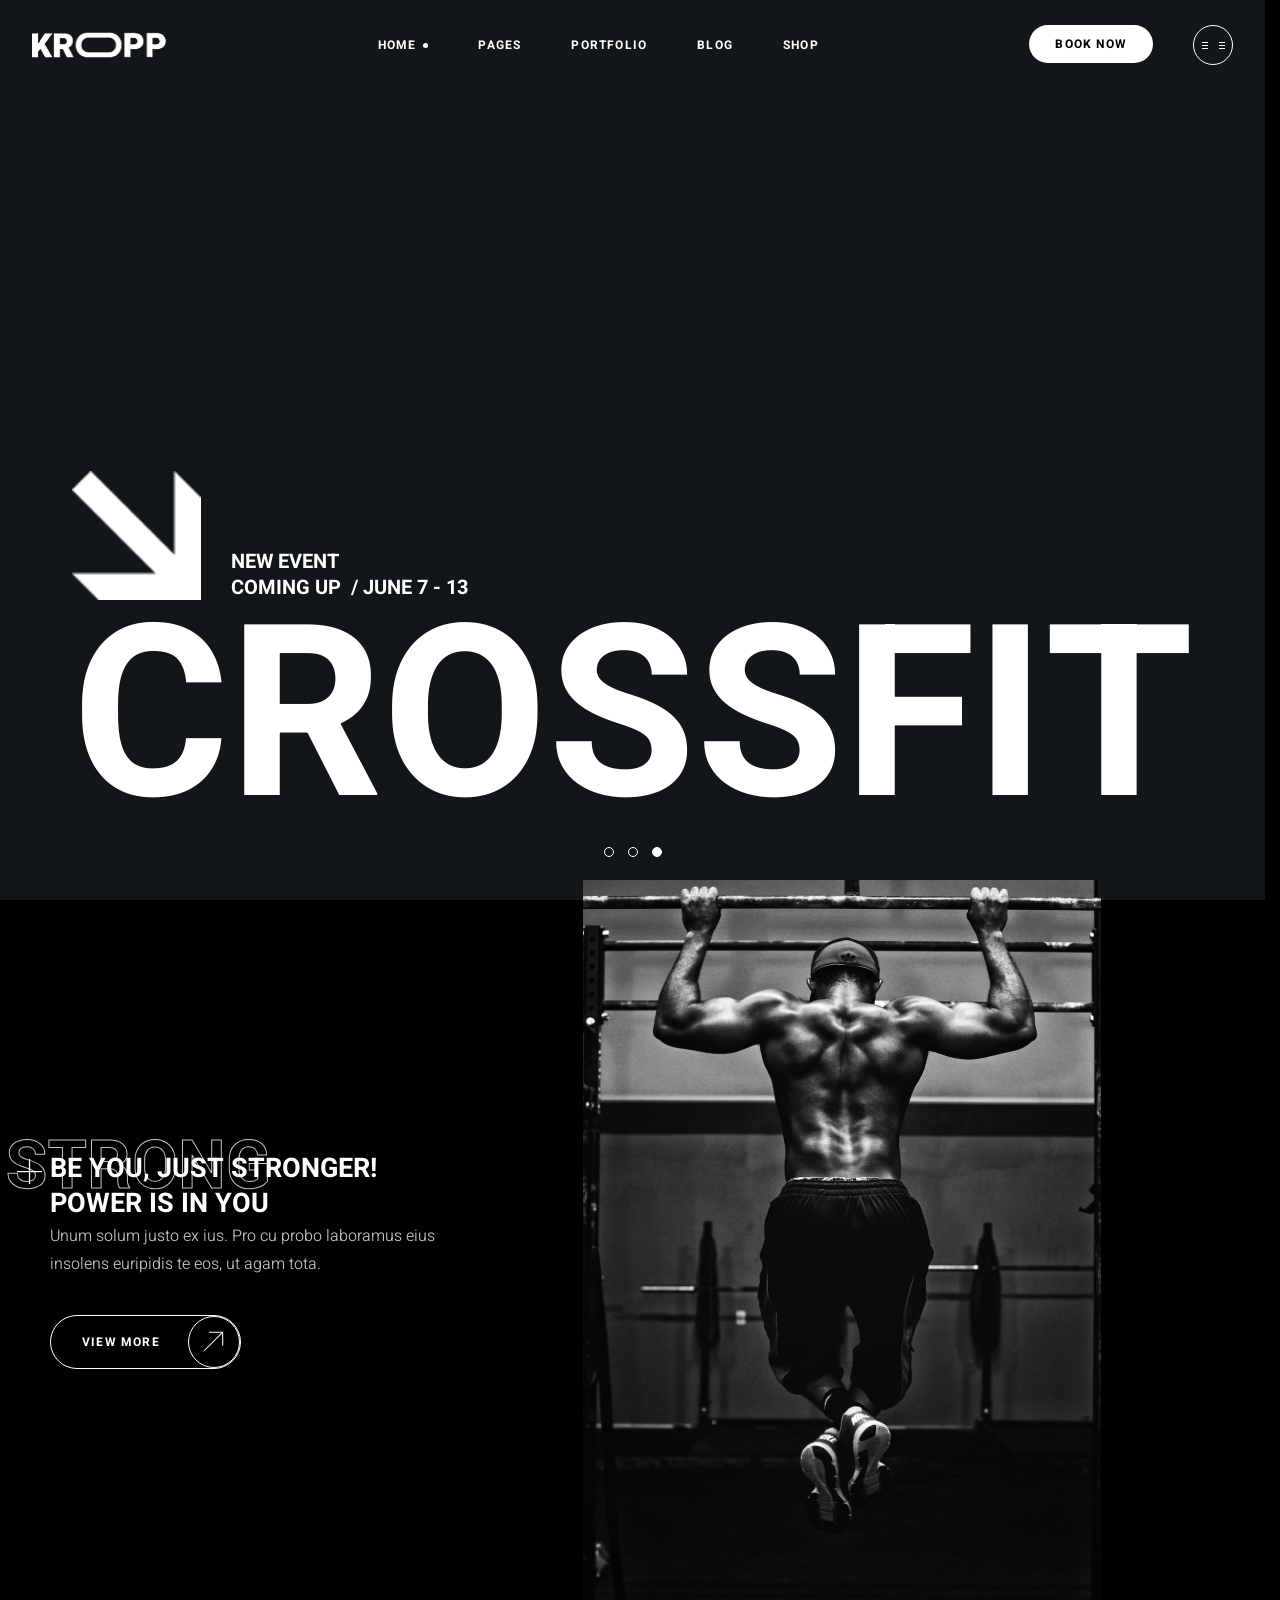
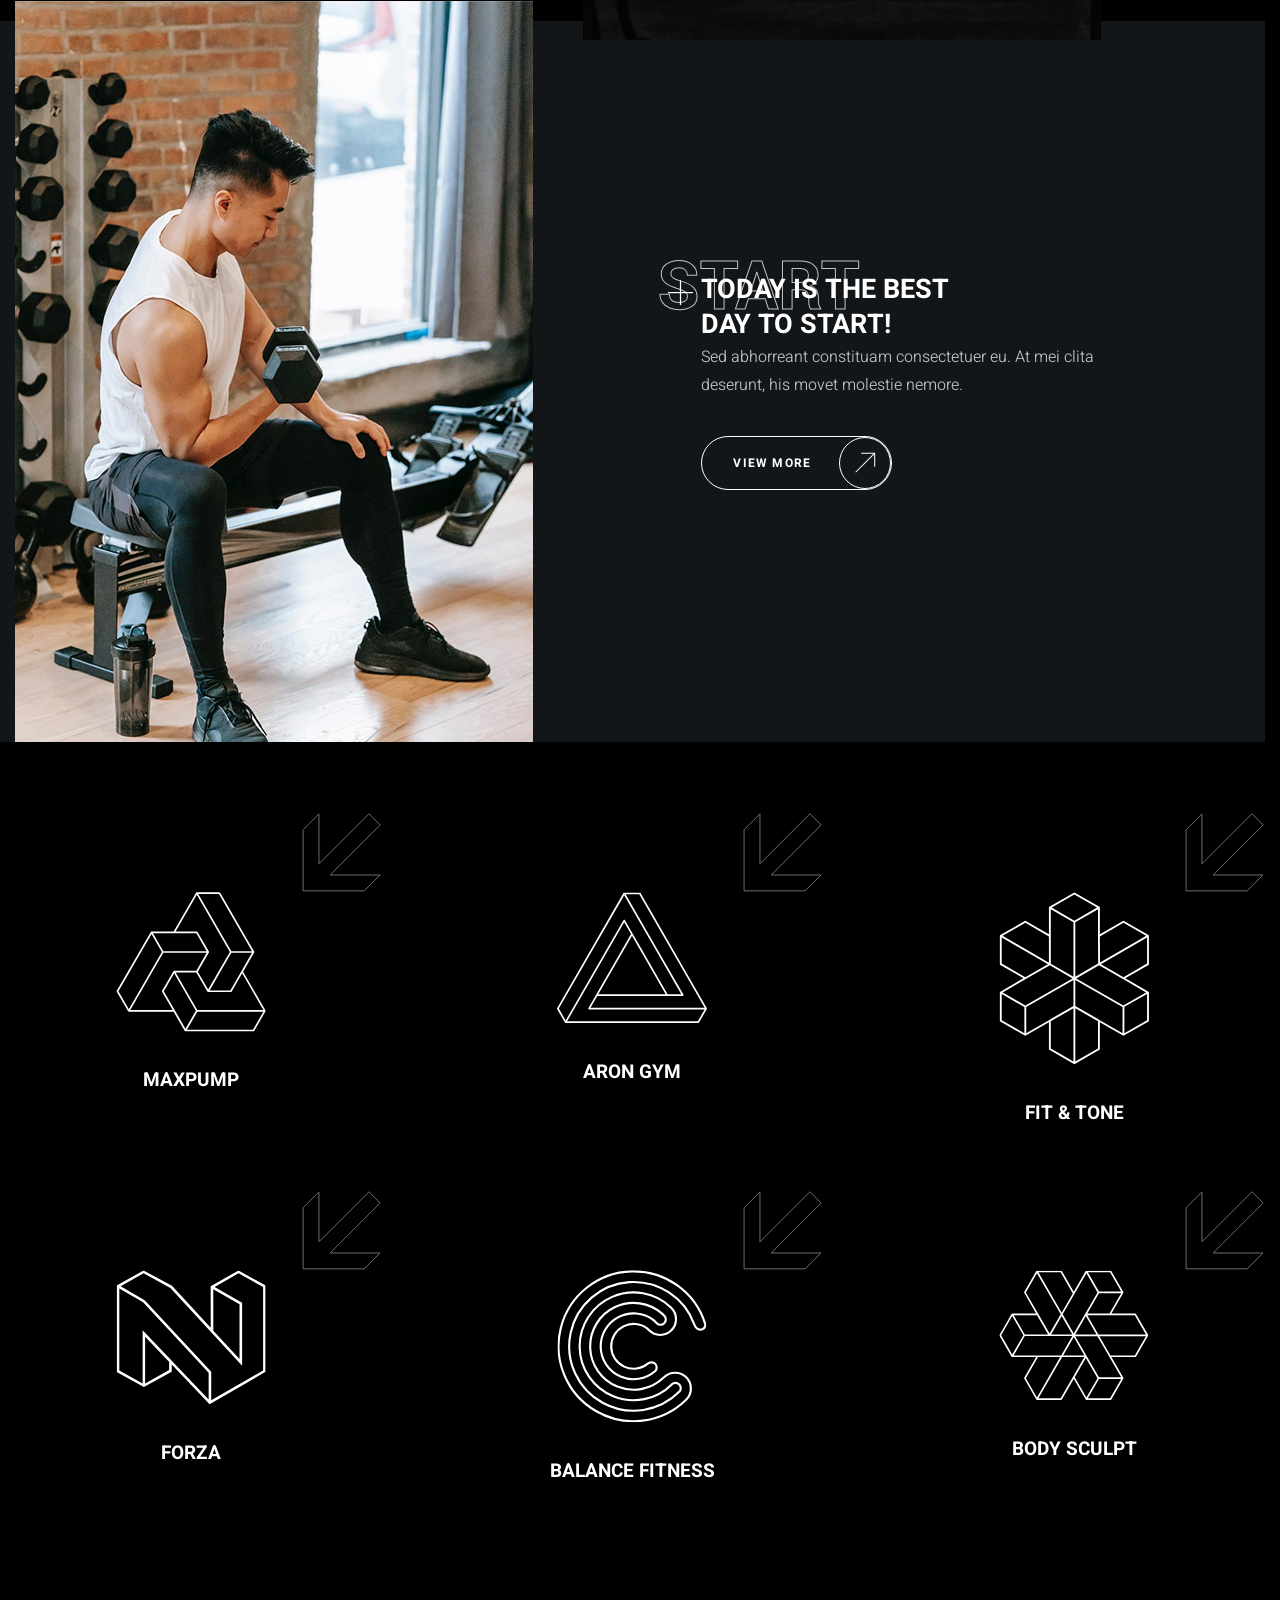
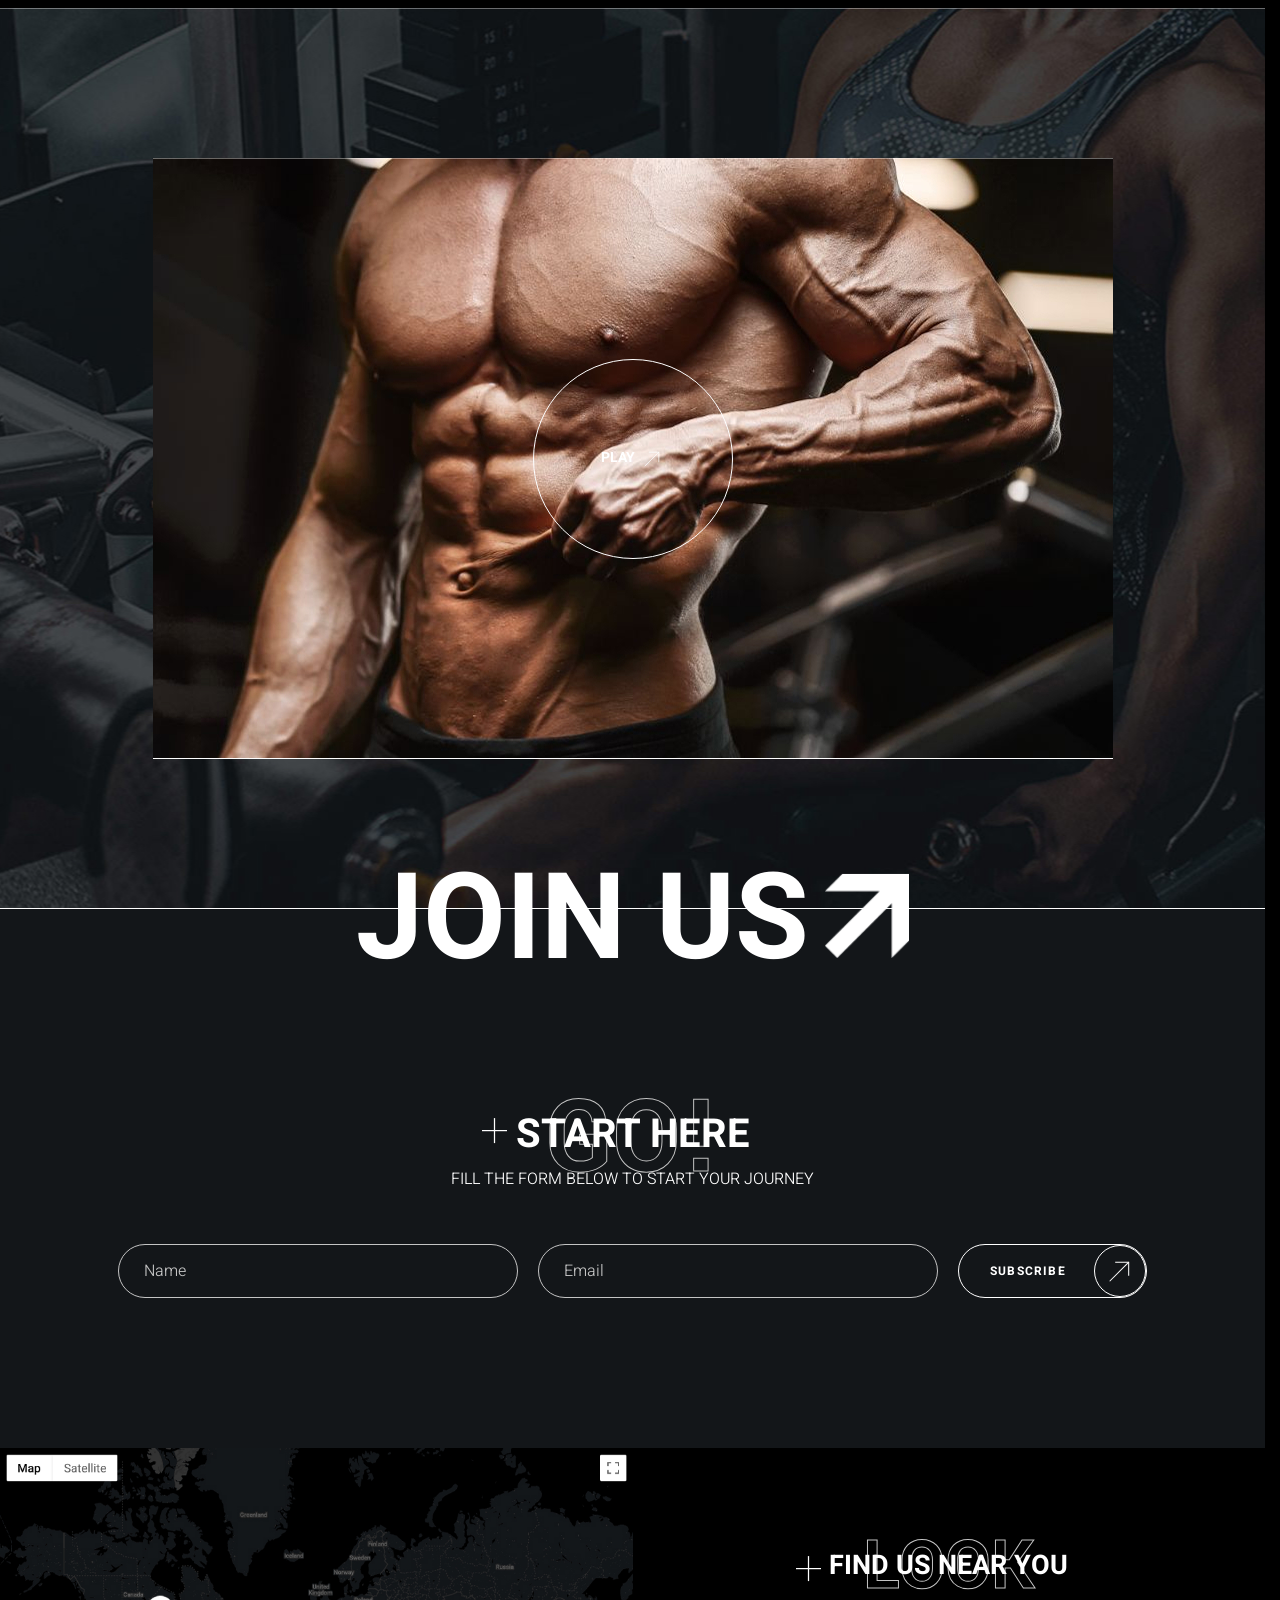
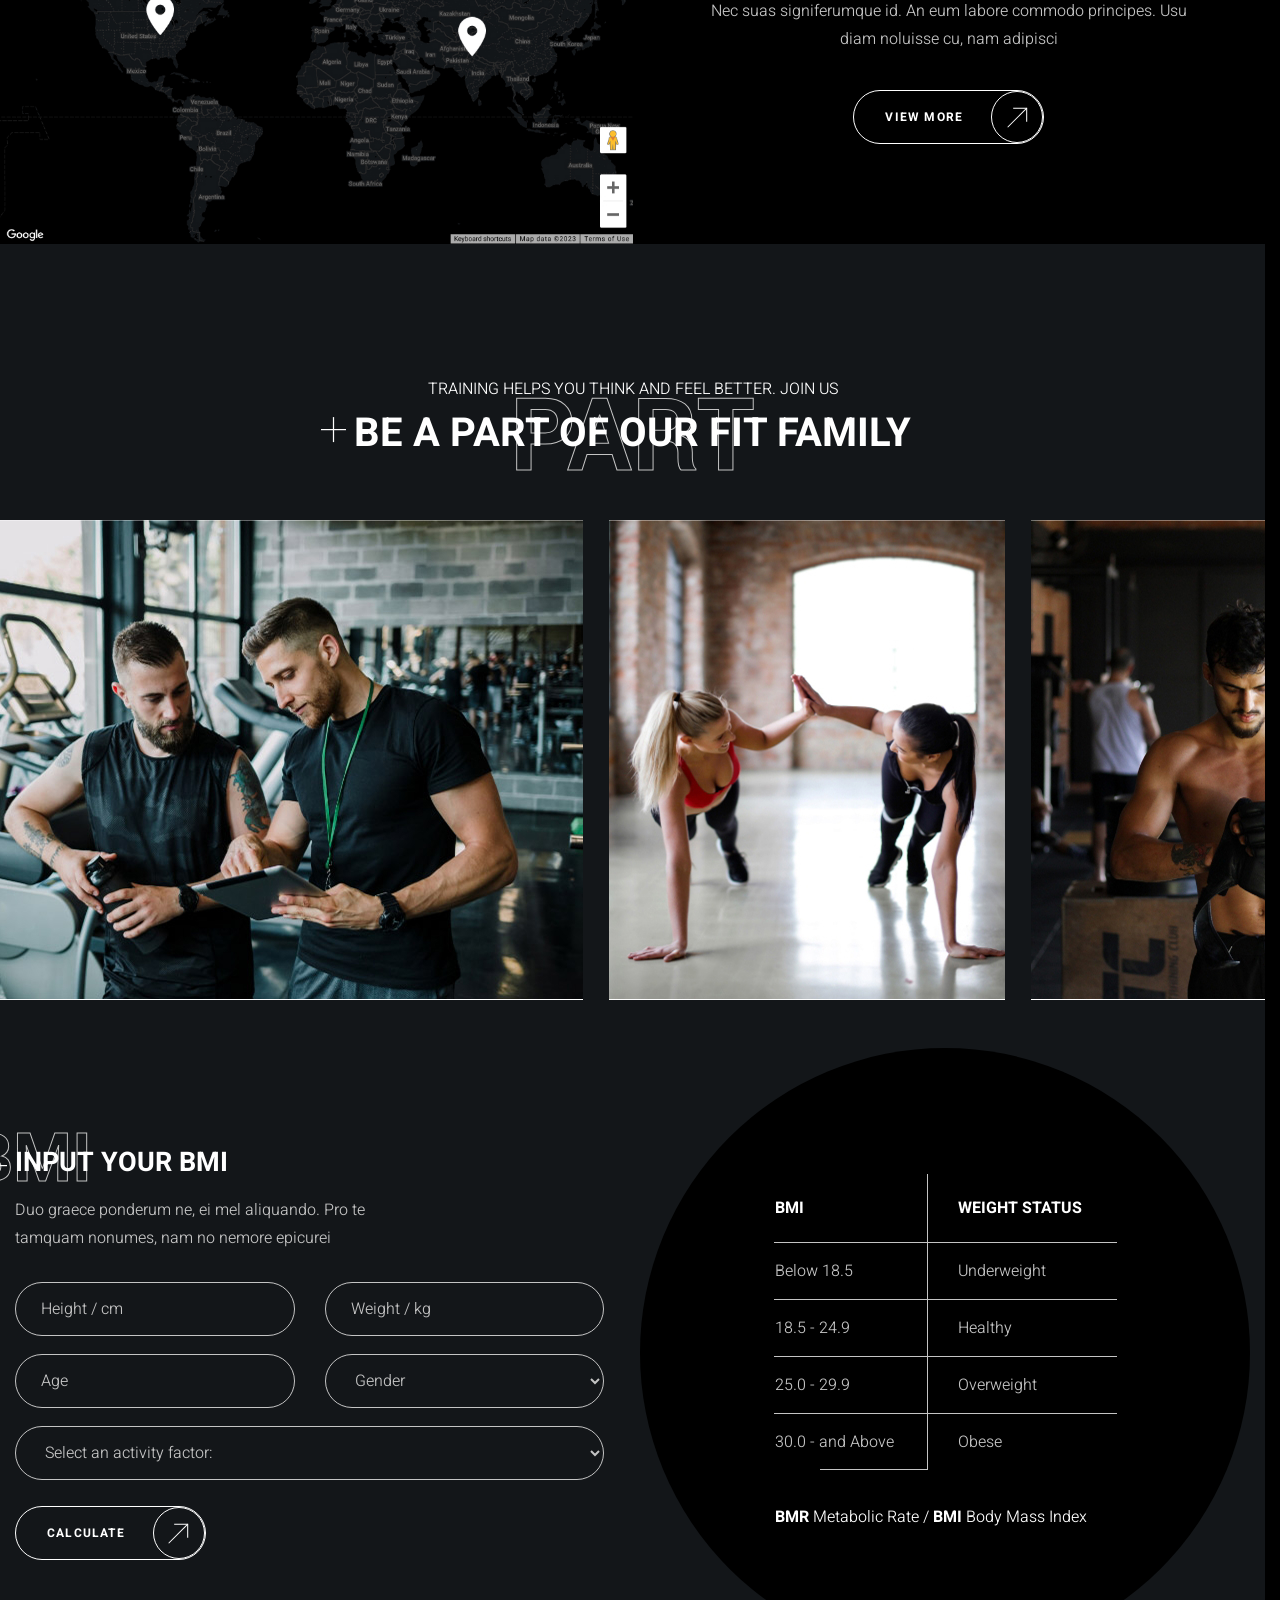
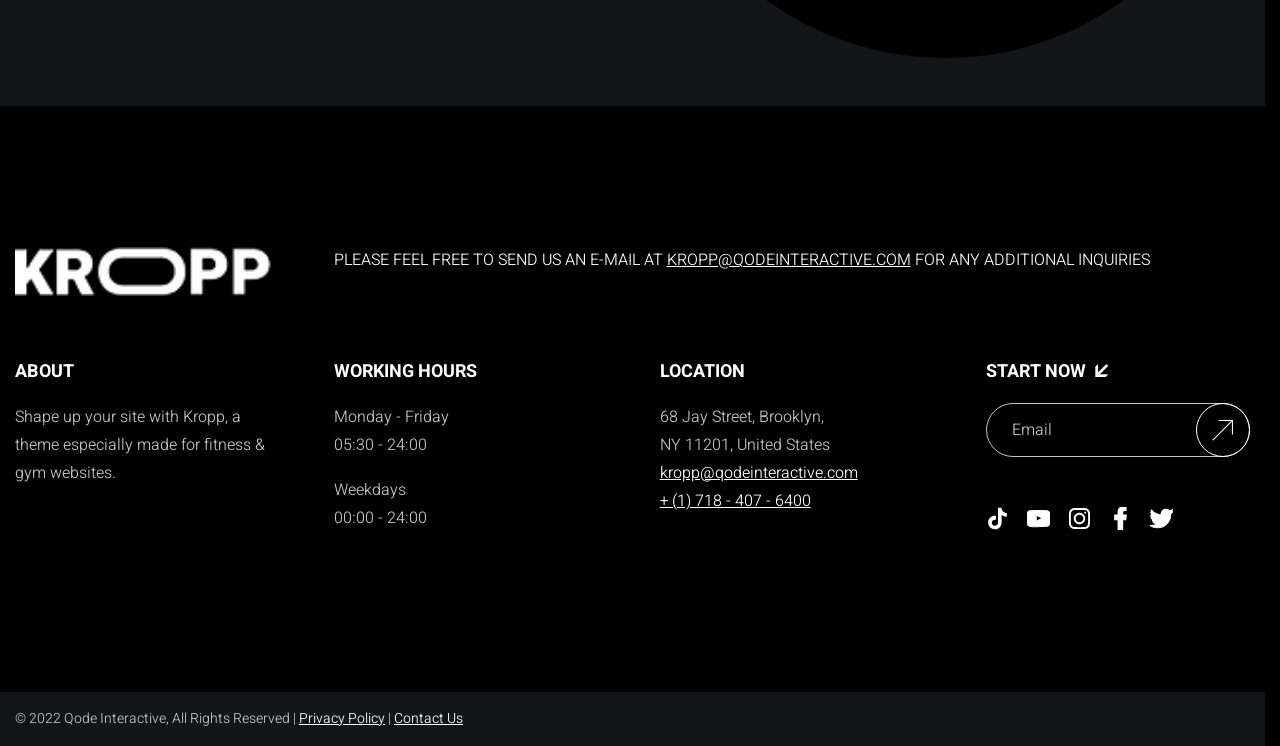
<file: index.html>
<!DOCTYPE html>
<html lang="en">
<head>
    <meta charset="UTF-8">
    <meta name="viewport" content="width=device-width, initial-scale=1.0">
    <title>Kropp fitness</title>
    <link rel="stylesheet" href="style.css">
</head>
<body>
    <header class="header">
        <a href="/" class="header-logo">
            <img
        class="header-logo-image" 
        src="images/logo.png" 
        alt="Kropp Logo"
        width="135" height="25" loading="lazy"
        />
        </a>
        <nav class="header-menu">
            <ul class="header-menu-list">
                <li class="header-menu-item">
                    <a href="/" class="header-menu-link is-current">Home</a>
                </li>
                <li class="header-menu-item">
                    <a href="/" class="header-menu-link">Pages</a>
                </li>
                <li class="header-menu-item">
                    <a href="/" class="header-menu-link">Portfolio</a>
                </li>
                <li class="header-menu-item">
                    <a href="/" class="header-menu-link">Blog</a>
                </li>
                <li class="header-menu-item">
                    <a href="/" class="header-menu-link">Shop</a>
                </li>
            </ul>
        </nav>
        <div class="header-actions">
            <button 
            class="header-book-button button"
            type="button"
            >
            Book now
        </button>
        <button 
        class="header-burger-button"
        type="button"
        title="Open menu"
        >
        <span class="visually-hidden">Open menu</menu></span>
        <span class="header-burger-button-line"></span>
        <span class="header-burger-button-line"></span>
        <span class="header-burger-button-line"></span>
    </button>
        </div>
    </header>
    <main class="content">
        <h1 class="visually-hidden">Kropp Fitness Club</h1>
        <section class="banner">
            <h2 class="visually-hidden">Upcoming events</h2>
            <div class="banner-body">
                <div class="banner-info">
                    New event<br/>
                    coming up &nbsp;/&nbsp; <time datetime="06-07">june 7</time> &nbsp;-&nbsp; <time datetime="06-17">13</time>
                </div>
                <h3 class="banner-title">Crossfit</h3>
            </div>
            <div class="banner-pagination">
                <ul class="banner-pagination-list">
                    <li class="banner-pagination-item">
                        <button 
                        class="banner-pagination-button"
                        type="button"
                        >
                    </button>
                    </li>
                    <li class="banner-pagination-item">
                        <button 
                        class="banner-pagination-button"
                        type="button"
                        >
                    </button>
                    </li>
                    <li class="banner-pagination-item">
                        <button 
                        class="banner-pagination-button isCurrent"
                        type="button"
                        >
                        
                    </button>
                    </li>
                </ul>
            </div>
        </section>
        <section class="motivation">
            <h2 class="visually-hidden">Motivation</h2>
            <ul class="motivation-list">
                <li class="motivation-item">
                    <div class="motivation-card container">
                        <div class="motivation-card-body">
                            <h3 class="motivation-card-title backdrop-title title-medium"
                                data-title="Strong">
                                Be you, just stronger! <br>
                                Power is in you
                            </h3>
                            <div class="motivation-card-description">
                                <p>Unum solum justo ex ius. Pro cu probo laboramus eius insolens euripidis te eos, ut agam tota.</p>
                            </div>
                            <a href="/" class="motivation-card-button button transparent">
                                View more 
                            </a>
                        </div>
                        <img 
                        src="images/motivation/1.jpg" 
                        alt="A man pulling himself up on a horizontal bar" 
                        class="motivation-card-image"
                        width="518" height="760" loading="lazy">
                    </div>
 
                </li>
                <li class="motivation-item">
                    <div class="motivation-card container">
                        <div class="motivation-card-body">
                            <h3 class="motivation-card-title backdrop-title title-medium"
                                data-title="Start">
                                Today is the best <br>
                                day to start!
                            </h3>
                            <div class="motivation-card-description">
                                <p>Sed abhorreant constituam consectetuer eu. At mei clita deserunt, his movet molestie nemore.</p>
                            </div>
                            <a href="/" class="motivation-card-button button transparent">
                                View more 
                            </a>
                        </div>
                        <img 
                        src="images/motivation/2.jpg" 
                        alt="Man with dumbbells" 
                        class="motivation-card-image"
                        width="518" height="760" loading="lazy">
                    </div>
                    
                </li>
            </ul>
        </section>
        <section class="training-types container-wide">
            <h2 class="visually-hidden">Types of training</h2>
            <ul class="trainig-types-list">
                <li class="training-types-item">
                    <img 
                    src="./images/training-types/1.svg" 
                    alt="" 
                    class="training-types-image"
                    width="150" height="140" loading="lazy">
                    <h3 class="training-types-item-title">Maxpump</h3>
                </li>
                <li class="training-types-item">
                    <img 
                    src="./images/training-types/2.svg" 
                    alt="" 
                    class="training-types-image"
                    width="150" height="140" loading="lazy">
                    <h3 class="training-types-item-title">aron gym</h3>
                </li>
                <li class="training-types-item">
                    <img 
                    src="./images/training-types/3.svg" 
                    alt="" 
                    class="training-types-image"
                    width="150" height="140" loading="lazy">
                    <h3 class="training-types-item-title">fit & tone</h3>
                </li>
                <li class="training-types-item">
                    <img 
                    src="./images/training-types/4.svg" 
                    alt="" 
                    class="training-types-image"
                    width="150" height="140" loading="lazy">
                    <h3 class="training-types-item-title">forza</h3>
                </li>
                <li class="training-types-item">
                    <img 
                    src="./images/training-types/5.svg" 
                    alt="" 
                    class="training-types-image"
                    width="150" height="140" loading="lazy">
                    <h3 class="training-types-item-title">balance fitness</h3>
                </li>
                <li class="training-types-item">
                    <img 
                    src="./images/training-types/6.svg" 
                    alt="" 
                    class="training-types-image"
                    width="150" height="140" loading="lazy">
                    <h3 class="training-types-item-title">body sculpt</h3>
                </li>
            </ul>
        </section>
        <section class="join-us">
            <div class="join-us-video-wrapper">
                <video 
                src="" 
                class="join-us-video"
                width="960" height="600"
                poster="./images/video-placeholder.jpg"
                ></video>
                <button class="join-us-video-play-button">
                    Play
                </button>
            </div>
            <div class="join-us-body container">
                <h2 class="join-us-title">Join us</h2>
                <form class="join-us-form">
                    <header class="join-us-form-header">
                        <h3 class="join-us-form-title backdrop-title centered title-big"
                        data-title="Go!"
                        >
                            Start here
                        </h3>
                        <div class="join-us-form-substitle section-description">
                            fill the form below to start your journey
                        </div>
                    </header>
                    <div class="join-us-form-body">
                        <label class="visually-hidden" for="username">Name</label>
                        <input
                         class="join-us-form-input input"
                         id="username"
                         placeholder="Name"
                         >
                         <label class="visually-hidden" for="email">Email</label>
                        <input
                         class="join-us-form-input input"
                         id="email"
                         placeholder="Email"
                         >
                        <button 
                         class="join-us-form-button button transparent"
                         type="submit"
                        >
                         Subscribe
                        </button>
                    </div>
                </form>
            </div>
        </section>
        <section class="location container-wide">
            <img 
            src="./images/map.jpg" 
            alt="Brachs on the map" 
            class="location-map-image"
            width="960" height="600" loading="lazy">
            <div class="location-body">
                <h2 
                class="location-title title-medium backdrop-title centered"
                data-title="Look"
                >
                    Find us near you
                </h2>
                <div class="location-description">
                    <p>
                        Nec suas signiferumque id. An eum labore commodo principes. Usu diam noluisse cu, nam adipisci
                    </p>
                </div>
                <a href="" class="location-button button transparent">View more</a>
            </div>
        </section>
        <section class="family">
            <header class="family-header container">
                <h2 class="family-title title-big backdrop-title centered"
                data-title="Part">
                    be a part of our fit family
                </h2>
                <div class="family-description section-description">
                    <p>
                        Training helps you think and feel better. join us
                    </p>
                </div>
            </header>
            <div class="family-body container-wide">
                <img 
                src="./images/family/1.jpg" 
                alt="Training people" 
                class="family-image"
                width="414" height="479" loading="lazy">
                <img 
                src="./images/family/2.jpg" 
                alt="Training people" 
                class="family-image"
                width="744" height="479" loading="lazy">
                <img 
                src="./images/family/3.jpg" 
                alt="Training people" 
                class="family-image"
                width="396" height="479" loading="lazy">
                <img 
                src="./images/family/4.jpg" 
                alt="Training people" 
                class="family-image"
                width="396" height="479" loading="lazy">
                <img 
                src="./images/family/5.jpg" 
                alt="Training people" 
                class="family-image"
                width="414" height="479" loading="lazy">
            </div>
        </section>
        <section class="calculate">
            <div class="calculate-inner container">
                <div class="calculate-body">
                    <h2 
                    class="calculate-title title-medium backdrop-title"
                    data-title="BMI"
                    >
                    Input your BMI
                </h2>
                <div class="calculate-description">
                    <p>Duo graece ponderum ne, ei mel aliquando. Pro te tamquam nonumes, nam no nemore epicurei</p>
                </div>
                <form class="calculate-form">
                    <div class="calculate-form-body">
                        <label class="visually-hidden" for="height">Height</label>
                        <input
                         class="calculate-input input"
                         id="height"
                         type="number"
                         placeholder="Height / cm"
                         >
                         <label class="visually-hidden" for="weight">Weight</label>
                        <input
                         class="calculate-input input"
                         id="weight"
                         type="number"
                         placeholder="Weight / kg"
                         >
                         <label class="visually-hidden" for="age">Age</label>
                        <input
                         class="calculate-input input"
                         id="age"
                         type="number"
                         placeholder="Age"
                         >
                         
                        <label class="visually-hidden" for="gender">Gender</label>
                         <select class="calculate-input input" id="gender" required>
                            <option value="" disabled selected>Gender</option>
                            <option value="male">Male</option>
                            <option value="female">Female</option>
                         </select>

                         <label class="visually-hidden" for="activity-factor">Gender</label>
                         <select class="calculate-input input wide" id="activity-factor" required>
                            <option value="" disabled selected>Select an activity factor:</option>
                            <option value="male">1</option>
                            <option value="female">2</option>
                         </select>
                    </div>
                    <button 
                    class="calculate-button button transparent"
                    type="submit"
                    >
                    Calculate
                    </button>
                </form>
                </div>
                <div class="calculate-table-wrapper">
                    <table class="calculate-table">
                        <thead>
                            <tr>
                                <th>BMI</th>
                                <th>Weight status</th>
                            </tr>
                        </thead>
                        <tbody>
                            <tr>
                                <td>Below 18.5</td>
                                <td>Underweight</td>
                            </tr>
                            <tr>
                                <td>18.5 - 24.9</td>
                                <td>Healthy</td>
                            </tr>
                            <tr>
                                <td>25.0 - 29.9</td>
                                <td>Overweight</td>
                            </tr>
                            <tr>
                                <td>30.0 - and Above</td>
                                <td>Obese</td>
                            </tr>
                        </tbody>
                        <tfoot>
                            <tr>
                                <td colspan="2"><b>BMR</b> Metabolic Rate / <b>BMI</b> Body Mass Index</td>
                            </tr>
                        </tfoot>
                    </table>
                </div>
            </div>
        </section>
    </main>
    <footer class="footer">
        <div class="footer-main">
            <div class="footer-main-inner container">
                <header class="footer-header">
                    <a href="/" class="footer-logo">
                        <img
                    class="footer-logo-image" 
                    src="images/logo.png" 
                    alt="Kropp Logo"
                    width="270" height="50" loading="lazy"
                    />
                    </a>
                    <p class="footer-description section-description">
                        please feel free to send us an e-mail at <a href="mailto:kropp@qodeinteractive.com">kropp@qodeinteractive.com</a> For any additional inquiries
                    </p>
                </header>
                <div class="footer-body">
                    <div class="footer-column">
                        <h2 class="footer-column-title">About</h2>
                        <p class="footer-about">
                            Shape up your site with Kropp, a theme especially made for fitness & gym websites.
                        </p>
                    </div>
                    <div class="footer-column">
                        <h2 class="footer-column-title">Working hours</h2>
                        <div class="footer-schedule">
                            Monday - Friday <br>
                            <time datetime="05:30/24:00">05:30 - 24:00</time> 
                        </div>
                        <div class="footer-schedule">
                            Weekdays <br>
                            <time datetime="00:00/24:00">00:00 - 24:00</time> 
                        </div>
                    </div>
                    <div class="footer-column">
                        <h2 class="footer-column-title">Location</h2>
                        <address class="footer-address">
                            68 Jay Street, Brooklyn, <br>
                            NY 11201, United States
                        </address>
                        <div class="footer-contacts">
                            <ul class="footer-contacts-list">
                                <li class="footer-contacts-item">
                                    <a href="mailto:kropp@qodeinteractive.com" class="footer-contacts-link">kropp@qodeinteractive.com</a>
                                </li>
                                <li class="footer-contacts-item">
                                    <a href="tel:+17184076400 " class="footer-contacts-number">+ (1) 718 - 407 - 6400</a>
                                </li>
                            </ul>
                        </div>
                    </div>
                    <div class="footer-column">
                        <h2 class="footer-column-title has-arrow">Start now</h2>
                        <form class="footer-subscribe">
                            <label class="visually-hidden" for="subsribe-email">Email</label>
                            <input 
                            type="email" 
                            placeholder="Email"
                            class="footer-subscribe-input input" 
                            id="subsribe-email">
                            <button 
                            class="footer-subscribe-button"
                            type="submit"
                            title="Subscribe"
                            >
                            <span class="visually-hidden">Subscribe</span>
                            </button>
                        </form>
                        <div class="footer-soc1als">
                            <ul class="footer-soc1als-list">
                                <li class="footer-soc1als-item">
                                    <a href="/" target="_blank" class="footer-soc1als-link">
                                        <svg fill="#000000" viewBox="0 0 32 32" version="1.1" xmlns="http://www.w3.org/2000/svg">
                                            <path fill="black" d="M16.656 1.029c1.637-0.025 3.262-0.012 4.886-0.025 0.054 2.031 0.878 3.859 2.189 5.213l-0.002-0.002c1.411 1.271 3.247 2.095 5.271 2.235l0.028 0.002v5.036c-1.912-0.048-3.71-0.489-5.331-1.247l0.082 0.034c-0.784-0.377-1.447-0.764-2.077-1.196l0.052 0.034c-0.012 3.649 0.012 7.298-0.025 10.934-0.103 1.853-0.719 3.543-1.707 4.954l0.020-0.031c-1.652 2.366-4.328 3.919-7.371 4.011l-0.014 0c-0.123 0.006-0.268 0.009-0.414 0.009-1.73 0-3.347-0.482-4.725-1.319l0.040 0.023c-2.508-1.509-4.238-4.091-4.558-7.094l-0.004-0.041c-0.025-0.625-0.037-1.25-0.012-1.862 0.49-4.779 4.494-8.476 9.361-8.476 0.547 0 1.083 0.047 1.604 0.136l-0.056-0.008c0.025 1.849-0.050 3.699-0.050 5.548-0.423-0.153-0.911-0.242-1.42-0.242-1.868 0-3.457 1.194-4.045 2.861l-0.009 0.030c-0.133 0.427-0.21 0.918-0.21 1.426 0 0.206 0.013 0.41 0.037 0.61l-0.002-0.024c0.332 2.046 2.086 3.59 4.201 3.59 0.061 0 0.121-0.001 0.181-0.004l-0.009 0c1.463-0.044 2.733-0.831 3.451-1.994l0.010-0.018c0.267-0.372 0.45-0.822 0.511-1.311l0.001-0.014c0.125-2.237 0.075-4.461 0.087-6.698 0.012-5.036-0.012-10.060 0.025-15.083z"></path>
                                            </svg>
                                    </a>
                                </li>
                                <li class="footer-soc1als-item">
                                    <a href="/" target="_blank" class="footer-soc1als-link">
                                        <svg viewBox="0 -3 20 20" version="1.1" xmlns="http://www.w3.org/2000/svg" xmlns:xlink="http://www.w3.org/1999/xlink">
                                            <g id="Page-1" stroke="none" stroke-width="1" fill="none" fill-rule="evenodd">
                                                <g id="Dribbble-Light-Preview" transform="translate(-300.000000, -7442.000000)" fill="#000000">
                                                    <g id="icons" transform="translate(56.000000, 160.000000)">
                                                        <path d="M251.988432,7291.58588 L251.988432,7285.97425 C253.980638,7286.91168 255.523602,7287.8172 257.348463,7288.79353 C255.843351,7289.62824 253.980638,7290.56468 251.988432,7291.58588 M263.090998,7283.18289 C262.747343,7282.73013 262.161634,7282.37809 261.538073,7282.26141 C259.705243,7281.91336 248.270974,7281.91237 246.439141,7282.26141 C245.939097,7282.35515 245.493839,7282.58153 245.111335,7282.93357 C243.49964,7284.42947 244.004664,7292.45151 244.393145,7293.75096 C244.556505,7294.31342 244.767679,7294.71931 245.033639,7294.98558 C245.376298,7295.33761 245.845463,7295.57995 246.384355,7295.68865 C247.893451,7296.0008 255.668037,7296.17532 261.506198,7295.73552 C262.044094,7295.64178 262.520231,7295.39147 262.895762,7295.02447 C264.385932,7293.53455 264.28433,7285.06174 263.090998,7283.18289" id="youtube-[#168]">
                                        
                                        </path>
                                                    </g>
                                                </g>
                                            </g>
                                        </svg>
                                    </a>
                                </li>
                                <li class="footer-soc1als-item">
                                    <a href="/" target="_blank" class="footer-soc1als-link">
                                        <svg viewBox="0 0 24 24" fill="none" xmlns="http://www.w3.org/2000/svg">
                                            <path fill-rule="evenodd" clip-rule="evenodd" d="M12 18C15.3137 18 18 15.3137 18 12C18 8.68629 15.3137 6 12 6C8.68629 6 6 8.68629 6 12C6 15.3137 8.68629 18 12 18ZM12 16C14.2091 16 16 14.2091 16 12C16 9.79086 14.2091 8 12 8C9.79086 8 8 9.79086 8 12C8 14.2091 9.79086 16 12 16Z" fill="#0F0F0F"/>
                                            <path d="M18 5C17.4477 5 17 5.44772 17 6C17 6.55228 17.4477 7 18 7C18.5523 7 19 6.55228 19 6C19 5.44772 18.5523 5 18 5Z" fill="#0F0F0F"/>
                                            <path fill-rule="evenodd" clip-rule="evenodd" d="M1.65396 4.27606C1 5.55953 1 7.23969 1 10.6V13.4C1 16.7603 1 18.4405 1.65396 19.7239C2.2292 20.8529 3.14708 21.7708 4.27606 22.346C5.55953 23 7.23969 23 10.6 23H13.4C16.7603 23 18.4405 23 19.7239 22.346C20.8529 21.7708 21.7708 20.8529 22.346 19.7239C23 18.4405 23 16.7603 23 13.4V10.6C23 7.23969 23 5.55953 22.346 4.27606C21.7708 3.14708 20.8529 2.2292 19.7239 1.65396C18.4405 1 16.7603 1 13.4 1H10.6C7.23969 1 5.55953 1 4.27606 1.65396C3.14708 2.2292 2.2292 3.14708 1.65396 4.27606ZM13.4 3H10.6C8.88684 3 7.72225 3.00156 6.82208 3.0751C5.94524 3.14674 5.49684 3.27659 5.18404 3.43597C4.43139 3.81947 3.81947 4.43139 3.43597 5.18404C3.27659 5.49684 3.14674 5.94524 3.0751 6.82208C3.00156 7.72225 3 8.88684 3 10.6V13.4C3 15.1132 3.00156 16.2777 3.0751 17.1779C3.14674 18.0548 3.27659 18.5032 3.43597 18.816C3.81947 19.5686 4.43139 20.1805 5.18404 20.564C5.49684 20.7234 5.94524 20.8533 6.82208 20.9249C7.72225 20.9984 8.88684 21 10.6 21H13.4C15.1132 21 16.2777 20.9984 17.1779 20.9249C18.0548 20.8533 18.5032 20.7234 18.816 20.564C19.5686 20.1805 20.1805 19.5686 20.564 18.816C20.7234 18.5032 20.8533 18.0548 20.9249 17.1779C20.9984 16.2777 21 15.1132 21 13.4V10.6C21 8.88684 20.9984 7.72225 20.9249 6.82208C20.8533 5.94524 20.7234 5.49684 20.564 5.18404C20.1805 4.43139 19.5686 3.81947 18.816 3.43597C18.5032 3.27659 18.0548 3.14674 17.1779 3.0751C16.2777 3.00156 15.1132 3 13.4 3Z" fill="#0F0F0F"/>
                                            </svg>
                                    </a>
                                </li>
                                <li class="footer-soc1als-item">
                                    <a href="/" target="_blank" class="footer-soc1als-link">
                                        <svg viewBox="-5 0 20 20" version="1.1" xmlns="http://www.w3.org/2000/svg" xmlns:xlink="http://www.w3.org/1999/xlink">
                                            <g id="Page-1" stroke="none" stroke-width="1" fill="none" fill-rule="evenodd">
                                                <g id="Dribbble-Light-Preview" transform="translate(-385.000000, -7399.000000)" fill="#000000">
                                                    <g id="icons" transform="translate(56.000000, 160.000000)">
                                                        <path d="M335.821282,7259 L335.821282,7250 L338.553693,7250 L339,7246 L335.821282,7246 L335.821282,7244.052 C335.821282,7243.022 335.847593,7242 337.286884,7242 L338.744689,7242 L338.744689,7239.14 C338.744689,7239.097 337.492497,7239 336.225687,7239 C333.580004,7239 331.923407,7240.657 331.923407,7243.7 L331.923407,7246 L329,7246 L329,7250 L331.923407,7250 L331.923407,7259 L335.821282,7259 Z" id="facebook-[#176]">
                                        
                                        </path>
                                                    </g>
                                                </g>
                                            </g>
                                        </svg>
                                    </a>
                                </li>
                                <li class="footer-soc1als-item">
                                    <a href="/" target="_blank" class="footer-soc1als-link">
                                        <svg viewBox="0 -2 20 20" version="1.1" xmlns="http://www.w3.org/2000/svg" xmlns:xlink="http://www.w3.org/1999/xlink">
                                            <g id="Page-1" stroke="none" stroke-width="1" fill="none" fill-rule="evenodd">
                                                <g id="Dribbble-Light-Preview" transform="translate(-60.000000, -7521.000000)" fill="#000000">
                                                    <g id="icons" transform="translate(56.000000, 160.000000)">
                                                        <path d="M10.29,7377 C17.837,7377 21.965,7370.84365 21.965,7365.50546 C21.965,7365.33021 21.965,7365.15595 21.953,7364.98267 C22.756,7364.41163 23.449,7363.70276 24,7362.8915 C23.252,7363.21837 22.457,7363.433 21.644,7363.52751 C22.5,7363.02244 23.141,7362.2289 23.448,7361.2926 C22.642,7361.76321 21.761,7362.095 20.842,7362.27321 C19.288,7360.64674 16.689,7360.56798 15.036,7362.09796 C13.971,7363.08447 13.518,7364.55538 13.849,7365.95835 C10.55,7365.79492 7.476,7364.261 5.392,7361.73762 C4.303,7363.58363 4.86,7365.94457 6.663,7367.12996 C6.01,7367.11125 5.371,7366.93797 4.8,7366.62489 L4.8,7366.67608 C4.801,7368.5989 6.178,7370.2549 8.092,7370.63591 C7.488,7370.79836 6.854,7370.82199 6.24,7370.70483 C6.777,7372.35099 8.318,7373.47829 10.073,7373.51078 C8.62,7374.63513 6.825,7375.24554 4.977,7375.24358 C4.651,7375.24259 4.325,7375.22388 4,7375.18549 C5.877,7376.37088 8.06,7377 10.29,7376.99705" id="twitter-[#154]">
                                        
                                        </path>
                                                    </g>
                                                </g>
                                            </g>
                                        </svg>
                                    </a>
                                </li>
                            </ul>
                        </div>
                    </div>
                </div>
            </div>
        </div>
        <div class="footer-extra">
            <div class="footer-extra-inner container">
                <div class="footer-copyright">© <time datetime="2022">2022</time> Qode Interactive, All Rights Reserved | <a href="/">Privacy Policy</a> | <a href="/">Contact Us</a></div>
            </div>
        </div>
    </footer>
</body>
</html>
</file>
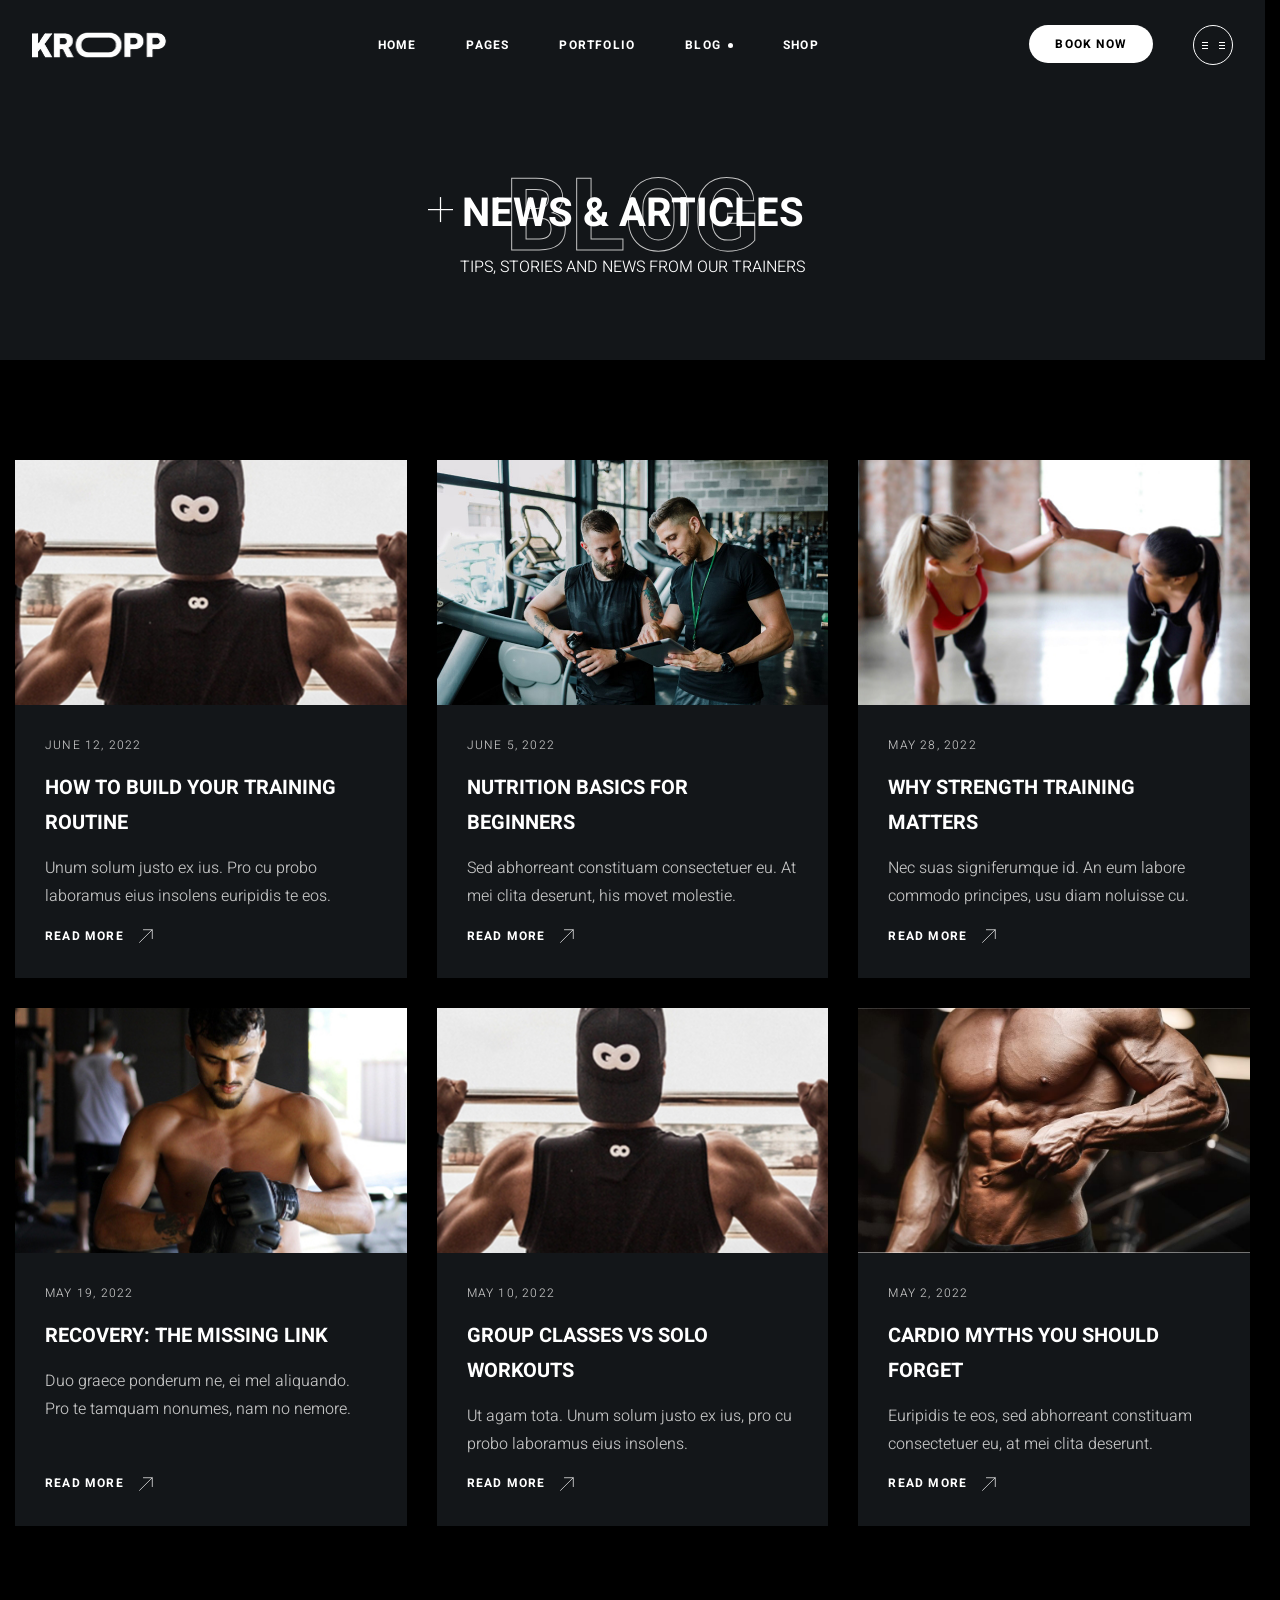
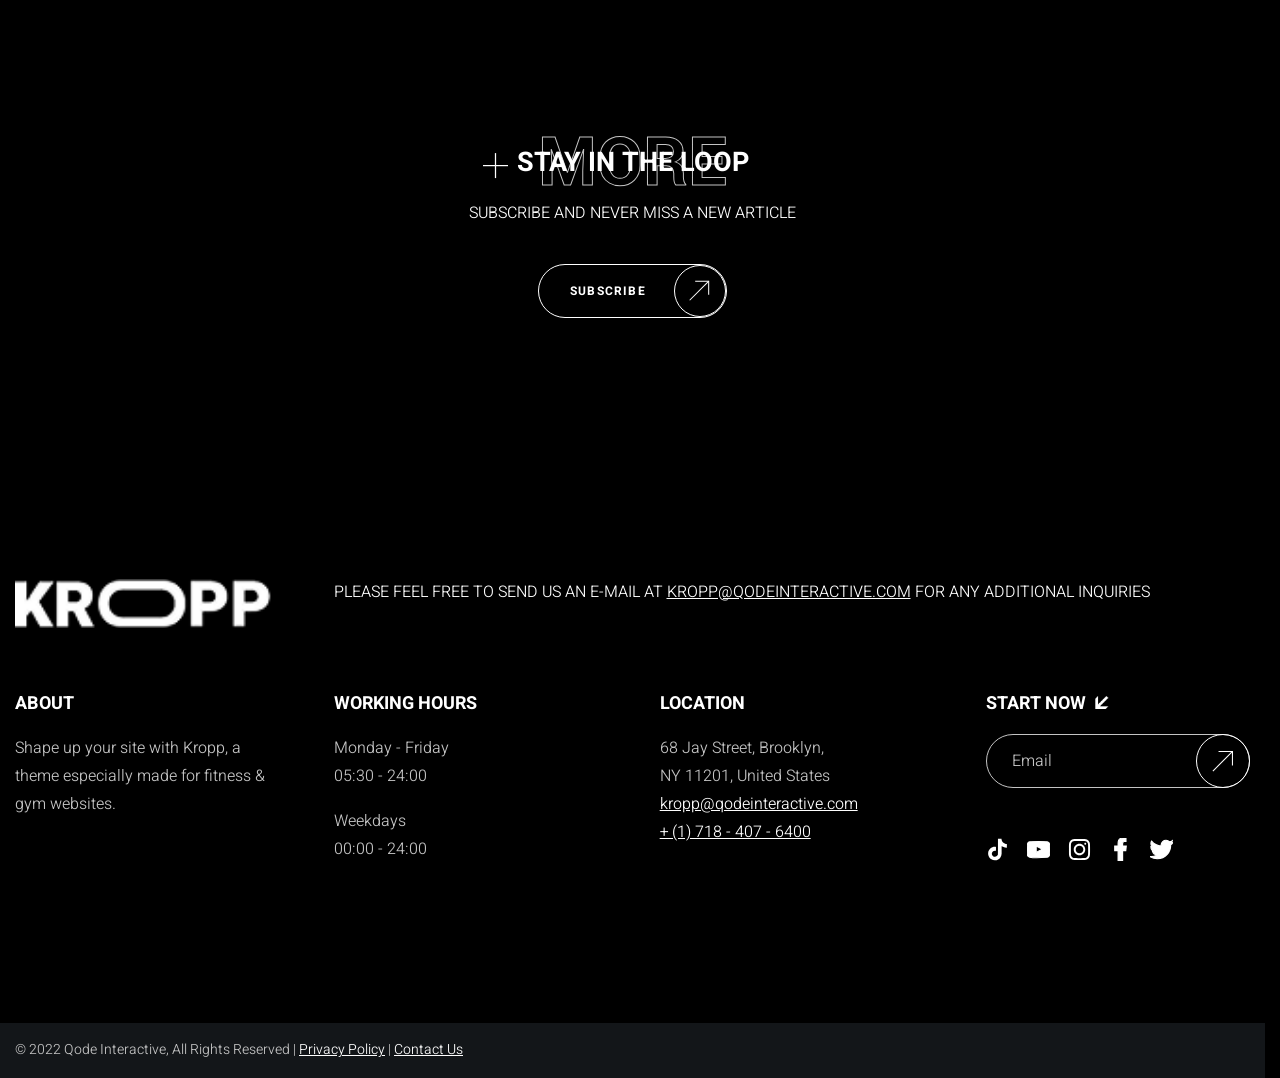
<file: blog.html>
<!DOCTYPE html>
<html lang="en">
<head>
    <meta charset="UTF-8">
    <meta name="viewport" content="width=device-width, initial-scale=1.0">
    <title>Kropp fitness — Blog</title>
    <link rel="stylesheet" href="style.css">
</head>
<body>
    <header class="header">
        <a href="index.html" class="header-logo">
            <img
        class="header-logo-image"
        src="images/logo.png"
        alt="Kropp Logo"
        width="135" height="25" loading="lazy"
        />
        </a>
        <nav class="header-menu">
            <ul class="header-menu-list">
                <li class="header-menu-item">
                    <a href="index.html" class="header-menu-link">Home</a>
                </li>
                <li class="header-menu-item">
                    <a href="pages.html" class="header-menu-link">Pages</a>
                </li>
                <li class="header-menu-item">
                    <a href="portfolio.html" class="header-menu-link">Portfolio</a>
                </li>
                <li class="header-menu-item">
                    <a href="blog.html" class="header-menu-link is-current">Blog</a>
                </li>
                <li class="header-menu-item">
                    <a href="shop.html" class="header-menu-link">Shop</a>
                </li>
            </ul>
        </nav>
        <div class="header-actions">
            <button
            class="header-book-button button"
            type="button"
            >
            Book now
        </button>
        <button
        class="header-burger-button"
        type="button"
        title="Open menu"
        >
        <span class="visually-hidden">Open menu</span>
        <span class="header-burger-button-line"></span>
        <span class="header-burger-button-line"></span>
        <span class="header-burger-button-line"></span>
    </button>
        </div>
    </header>
    <main class="content">
        <h1 class="visually-hidden">Kropp Fitness Blog</h1>
        <section class="page-hero">
            <h2 class="page-hero-title title-big backdrop-title centered"
            data-title="Blog">
                News & articles
            </h2>
            <div class="page-hero-description section-description">
                <p>Tips, stories and news from our trainers</p>
            </div>
        </section>
        <section class="blog container">
            <h2 class="visually-hidden">Latest articles</h2>
            <ul class="blog-list">
                <li class="blog-item">
                    <article class="blog-card">
                        <img
                        src="./images/family/1.jpg"
                        alt="People training together"
                        class="blog-card-image"
                        width="414" height="479" loading="lazy">
                        <div class="blog-card-body">
                            <time class="blog-card-date" datetime="2022-06-12">June 12, 2022</time>
                            <h3 class="blog-card-title">How to build your training routine</h3>
                            <div class="blog-card-description">
                                <p>Unum solum justo ex ius. Pro cu probo laboramus eius insolens euripidis te eos.</p>
                            </div>
                            <a href="/" class="blog-card-link">Read more</a>
                        </div>
                    </article>
                </li>
                <li class="blog-item">
                    <article class="blog-card">
                        <img
                        src="./images/family/2.jpg"
                        alt="Group workout in the gym"
                        class="blog-card-image"
                        width="744" height="479" loading="lazy">
                        <div class="blog-card-body">
                            <time class="blog-card-date" datetime="2022-06-05">June 5, 2022</time>
                            <h3 class="blog-card-title">Nutrition basics for beginners</h3>
                            <div class="blog-card-description">
                                <p>Sed abhorreant constituam consectetuer eu. At mei clita deserunt, his movet molestie.</p>
                            </div>
                            <a href="/" class="blog-card-link">Read more</a>
                        </div>
                    </article>
                </li>
                <li class="blog-item">
                    <article class="blog-card">
                        <img
                        src="./images/family/3.jpg"
                        alt="Strength training session"
                        class="blog-card-image"
                        width="396" height="479" loading="lazy">
                        <div class="blog-card-body">
                            <time class="blog-card-date" datetime="2022-05-28">May 28, 2022</time>
                            <h3 class="blog-card-title">Why strength training matters</h3>
                            <div class="blog-card-description">
                                <p>Nec suas signiferumque id. An eum labore commodo principes, usu diam noluisse cu.</p>
                            </div>
                            <a href="/" class="blog-card-link">Read more</a>
                        </div>
                    </article>
                </li>
                <li class="blog-item">
                    <article class="blog-card">
                        <img
                        src="./images/family/4.jpg"
                        alt="Athlete resting after workout"
                        class="blog-card-image"
                        width="396" height="479" loading="lazy">
                        <div class="blog-card-body">
                            <time class="blog-card-date" datetime="2022-05-19">May 19, 2022</time>
                            <h3 class="blog-card-title">Recovery: the missing link</h3>
                            <div class="blog-card-description">
                                <p>Duo graece ponderum ne, ei mel aliquando. Pro te tamquam nonumes, nam no nemore.</p>
                            </div>
                            <a href="/" class="blog-card-link">Read more</a>
                        </div>
                    </article>
                </li>
                <li class="blog-item">
                    <article class="blog-card">
                        <img
                        src="./images/family/5.jpg"
                        alt="Group fitness class"
                        class="blog-card-image"
                        width="414" height="479" loading="lazy">
                        <div class="blog-card-body">
                            <time class="blog-card-date" datetime="2022-05-10">May 10, 2022</time>
                            <h3 class="blog-card-title">Group classes vs solo workouts</h3>
                            <div class="blog-card-description">
                                <p>Ut agam tota. Unum solum justo ex ius, pro cu probo laboramus eius insolens.</p>
                            </div>
                            <a href="/" class="blog-card-link">Read more</a>
                        </div>
                    </article>
                </li>
                <li class="blog-item">
                    <article class="blog-card">
                        <img
                        src="./images/video-placeholder.jpg"
                        alt="Cardio training"
                        class="blog-card-image"
                        width="960" height="600" loading="lazy">
                        <div class="blog-card-body">
                            <time class="blog-card-date" datetime="2022-05-02">May 2, 2022</time>
                            <h3 class="blog-card-title">Cardio myths you should forget</h3>
                            <div class="blog-card-description">
                                <p>Euripidis te eos, sed abhorreant constituam consectetuer eu, at mei clita deserunt.</p>
                            </div>
                            <a href="/" class="blog-card-link">Read more</a>
                        </div>
                    </article>
                </li>
            </ul>
        </section>
        <section class="cta">
            <div class="cta-inner container">
                <h2 class="cta-title title-medium backdrop-title centered"
                data-title="More">
                    Stay in the loop
                </h2>
                <div class="cta-description section-description">
                    <p>Subscribe and never miss a new article</p>
                </div>
                <a href="index.html" class="cta-button button transparent">Subscribe</a>
            </div>
        </section>
    </main>
    <footer class="footer">
        <div class="footer-main">
            <div class="footer-main-inner container">
                <header class="footer-header">
                    <a href="index.html" class="footer-logo">
                        <img
                    class="footer-logo-image"
                    src="images/logo.png"
                    alt="Kropp Logo"
                    width="270" height="50" loading="lazy"
                    />
                    </a>
                    <p class="footer-description section-description">
                        please feel free to send us an e-mail at <a href="mailto:kropp@qodeinteractive.com">kropp@qodeinteractive.com</a> For any additional inquiries
                    </p>
                </header>
                <div class="footer-body">
                    <div class="footer-column">
                        <h2 class="footer-column-title">About</h2>
                        <p class="footer-about">
                            Shape up your site with Kropp, a theme especially made for fitness & gym websites.
                        </p>
                    </div>
                    <div class="footer-column">
                        <h2 class="footer-column-title">Working hours</h2>
                        <div class="footer-schedule">
                            Monday - Friday <br>
                            <time datetime="05:30/24:00">05:30 - 24:00</time>
                        </div>
                        <div class="footer-schedule">
                            Weekdays <br>
                            <time datetime="00:00/24:00">00:00 - 24:00</time>
                        </div>
                    </div>
                    <div class="footer-column">
                        <h2 class="footer-column-title">Location</h2>
                        <address class="footer-address">
                            68 Jay Street, Brooklyn, <br>
                            NY 11201, United States
                        </address>
                        <div class="footer-contacts">
                            <ul class="footer-contacts-list">
                                <li class="footer-contacts-item">
                                    <a href="mailto:kropp@qodeinteractive.com" class="footer-contacts-link">kropp@qodeinteractive.com</a>
                                </li>
                                <li class="footer-contacts-item">
                                    <a href="tel:+17184076400 " class="footer-contacts-number">+ (1) 718 - 407 - 6400</a>
                                </li>
                            </ul>
                        </div>
                    </div>
                    <div class="footer-column">
                        <h2 class="footer-column-title has-arrow">Start now</h2>
                        <form class="footer-subscribe">
                            <label class="visually-hidden" for="subsribe-email">Email</label>
                            <input
                            type="email"
                            placeholder="Email"
                            class="footer-subscribe-input input"
                            id="subsribe-email">
                            <button
                            class="footer-subscribe-button"
                            type="submit"
                            title="Subscribe"
                            >
                            <span class="visually-hidden">Subscribe</span>
                            </button>
                        </form>
                        <div class="footer-soc1als">
                            <ul class="footer-soc1als-list">
                                <li class="footer-soc1als-item">
                                    <a href="/" target="_blank" class="footer-soc1als-link">
                                        <svg fill="#000000" viewBox="0 0 32 32" version="1.1" xmlns="http://www.w3.org/2000/svg">
                                            <path fill="black" d="M16.656 1.029c1.637-0.025 3.262-0.012 4.886-0.025 0.054 2.031 0.878 3.859 2.189 5.213l-0.002-0.002c1.411 1.271 3.247 2.095 5.271 2.235l0.028 0.002v5.036c-1.912-0.048-3.71-0.489-5.331-1.247l0.082 0.034c-0.784-0.377-1.447-0.764-2.077-1.196l0.052 0.034c-0.012 3.649 0.012 7.298-0.025 10.934-0.103 1.853-0.719 3.543-1.707 4.954l0.020-0.031c-1.652 2.366-4.328 3.919-7.371 4.011l-0.014 0c-0.123 0.006-0.268 0.009-0.414 0.009-1.73 0-3.347-0.482-4.725-1.319l0.040 0.023c-2.508-1.509-4.238-4.091-4.558-7.094l-0.004-0.041c-0.025-0.625-0.037-1.25-0.012-1.862 0.49-4.779 4.494-8.476 9.361-8.476 0.547 0 1.083 0.047 1.604 0.136l-0.056-0.008c0.025 1.849-0.050 3.699-0.050 5.548-0.423-0.153-0.911-0.242-1.42-0.242-1.868 0-3.457 1.194-4.045 2.861l-0.009 0.030c-0.133 0.427-0.21 0.918-0.21 1.426 0 0.206 0.013 0.41 0.037 0.61l-0.002-0.024c0.332 2.046 2.086 3.59 4.201 3.59 0.061 0 0.121-0.001 0.181-0.004l-0.009 0c1.463-0.044 2.733-0.831 3.451-1.994l0.010-0.018c0.267-0.372 0.45-0.822 0.511-1.311l0.001-0.014c0.125-2.237 0.075-4.461 0.087-6.698 0.012-5.036-0.012-10.060 0.025-15.083z"></path>
                                            </svg>
                                    </a>
                                </li>
                                <li class="footer-soc1als-item">
                                    <a href="/" target="_blank" class="footer-soc1als-link">
                                        <svg viewBox="0 -3 20 20" version="1.1" xmlns="http://www.w3.org/2000/svg" xmlns:xlink="http://www.w3.org/1999/xlink">
                                            <g id="Page-1" stroke="none" stroke-width="1" fill="none" fill-rule="evenodd">
                                                <g id="Dribbble-Light-Preview" transform="translate(-300.000000, -7442.000000)" fill="#000000">
                                                    <g id="icons" transform="translate(56.000000, 160.000000)">
                                                        <path d="M251.988432,7291.58588 L251.988432,7285.97425 C253.980638,7286.91168 255.523602,7287.8172 257.348463,7288.79353 C255.843351,7289.62824 253.980638,7290.56468 251.988432,7291.58588 M263.090998,7283.18289 C262.747343,7282.73013 262.161634,7282.37809 261.538073,7282.26141 C259.705243,7281.91336 248.270974,7281.91237 246.439141,7282.26141 C245.939097,7282.35515 245.493839,7282.58153 245.111335,7282.93357 C243.49964,7284.42947 244.004664,7292.45151 244.393145,7293.75096 C244.556505,7294.31342 244.767679,7294.71931 245.033639,7294.98558 C245.376298,7295.33761 245.845463,7295.57995 246.384355,7295.68865 C247.893451,7296.0008 255.668037,7296.17532 261.506198,7295.73552 C262.044094,7295.64178 262.520231,7295.39147 262.895762,7295.02447 C264.385932,7293.53455 264.28433,7285.06174 263.090998,7283.18289" id="youtube-[#168]">

                                        </path>
                                                    </g>
                                                </g>
                                            </g>
                                        </svg>
                                    </a>
                                </li>
                                <li class="footer-soc1als-item">
                                    <a href="/" target="_blank" class="footer-soc1als-link">
                                        <svg viewBox="0 0 24 24" fill="none" xmlns="http://www.w3.org/2000/svg">
                                            <path fill-rule="evenodd" clip-rule="evenodd" d="M12 18C15.3137 18 18 15.3137 18 12C18 8.68629 15.3137 6 12 6C8.68629 6 6 8.68629 6 12C6 15.3137 8.68629 18 12 18ZM12 16C14.2091 16 16 14.2091 16 12C16 9.79086 14.2091 8 12 8C9.79086 8 8 9.79086 8 12C8 14.2091 9.79086 16 12 16Z" fill="#0F0F0F"/>
                                            <path d="M18 5C17.4477 5 17 5.44772 17 6C17 6.55228 17.4477 7 18 7C18.5523 7 19 6.55228 19 6C19 5.44772 18.5523 5 18 5Z" fill="#0F0F0F"/>
                                            <path fill-rule="evenodd" clip-rule="evenodd" d="M1.65396 4.27606C1 5.55953 1 7.23969 1 10.6V13.4C1 16.7603 1 18.4405 1.65396 19.7239C2.2292 20.8529 3.14708 21.7708 4.27606 22.346C5.55953 23 7.23969 23 10.6 23H13.4C16.7603 23 18.4405 23 19.7239 22.346C20.8529 21.7708 21.7708 20.8529 22.346 19.7239C23 18.4405 23 16.7603 23 13.4V10.6C23 7.23969 23 5.55953 22.346 4.27606C21.7708 3.14708 20.8529 2.2292 19.7239 1.65396C18.4405 1 16.7603 1 13.4 1H10.6C7.23969 1 5.55953 1 4.27606 1.65396C3.14708 2.2292 2.2292 3.14708 1.65396 4.27606ZM13.4 3H10.6C8.88684 3 7.72225 3.00156 6.82208 3.0751C5.94524 3.14674 5.49684 3.27659 5.18404 3.43597C4.43139 3.81947 3.81947 4.43139 3.43597 5.18404C3.27659 5.49684 3.14674 5.94524 3.0751 6.82208C3.00156 7.72225 3 8.88684 3 10.6V13.4C3 15.1132 3.00156 16.2777 3.0751 17.1779C3.14674 18.0548 3.27659 18.5032 3.43597 18.816C3.81947 19.5686 4.43139 20.1805 5.18404 20.564C5.49684 20.7234 5.94524 20.8533 6.82208 20.9249C7.72225 20.9984 8.88684 21 10.6 21H13.4C15.1132 21 16.2777 20.9984 17.1779 20.9249C18.0548 20.8533 18.5032 20.7234 18.816 20.564C19.5686 20.1805 20.1805 19.5686 20.564 18.816C20.7234 18.5032 20.8533 18.0548 20.9249 17.1779C20.9984 16.2777 21 15.1132 21 13.4V10.6C21 8.88684 20.9984 7.72225 20.9249 6.82208C20.8533 5.94524 20.7234 5.49684 20.564 5.18404C20.1805 4.43139 19.5686 3.81947 18.816 3.43597C18.5032 3.27659 18.0548 3.14674 17.1779 3.0751C16.2777 3.00156 15.1132 3 13.4 3Z" fill="#0F0F0F"/>
                                            </svg>
                                    </a>
                                </li>
                                <li class="footer-soc1als-item">
                                    <a href="/" target="_blank" class="footer-soc1als-link">
                                        <svg viewBox="-5 0 20 20" version="1.1" xmlns="http://www.w3.org/2000/svg" xmlns:xlink="http://www.w3.org/1999/xlink">
                                            <g id="Page-1" stroke="none" stroke-width="1" fill="none" fill-rule="evenodd">
                                                <g id="Dribbble-Light-Preview" transform="translate(-385.000000, -7399.000000)" fill="#000000">
                                                    <g id="icons" transform="translate(56.000000, 160.000000)">
                                                        <path d="M335.821282,7259 L335.821282,7250 L338.553693,7250 L339,7246 L335.821282,7246 L335.821282,7244.052 C335.821282,7243.022 335.847593,7242 337.286884,7242 L338.744689,7242 L338.744689,7239.14 C338.744689,7239.097 337.492497,7239 336.225687,7239 C333.580004,7239 331.923407,7240.657 331.923407,7243.7 L331.923407,7246 L329,7246 L329,7250 L331.923407,7250 L331.923407,7259 L335.821282,7259 Z" id="facebook-[#176]">

                                        </path>
                                                    </g>
                                                </g>
                                            </g>
                                        </svg>
                                    </a>
                                </li>
                                <li class="footer-soc1als-item">
                                    <a href="/" target="_blank" class="footer-soc1als-link">
                                        <svg viewBox="0 -2 20 20" version="1.1" xmlns="http://www.w3.org/2000/svg" xmlns:xlink="http://www.w3.org/1999/xlink">
                                            <g id="Page-1" stroke="none" stroke-width="1" fill="none" fill-rule="evenodd">
                                                <g id="Dribbble-Light-Preview" transform="translate(-60.000000, -7521.000000)" fill="#000000">
                                                    <g id="icons" transform="translate(56.000000, 160.000000)">
                                                        <path d="M10.29,7377 C17.837,7377 21.965,7370.84365 21.965,7365.50546 C21.965,7365.33021 21.965,7365.15595 21.953,7364.98267 C22.756,7364.41163 23.449,7363.70276 24,7362.8915 C23.252,7363.21837 22.457,7363.433 21.644,7363.52751 C22.5,7363.02244 23.141,7362.2289 23.448,7361.2926 C22.642,7361.76321 21.761,7362.095 20.842,7362.27321 C19.288,7360.64674 16.689,7360.56798 15.036,7362.09796 C13.971,7363.08447 13.518,7364.55538 13.849,7365.95835 C10.55,7365.79492 7.476,7364.261 5.392,7361.73762 C4.303,7363.58363 4.86,7365.94457 6.663,7367.12996 C6.01,7367.11125 5.371,7366.93797 4.8,7366.62489 L4.8,7366.67608 C4.801,7368.5989 6.178,7370.2549 8.092,7370.63591 C7.488,7370.79836 6.854,7370.82199 6.24,7370.70483 C6.777,7372.35099 8.318,7373.47829 10.073,7373.51078 C8.62,7374.63513 6.825,7375.24554 4.977,7375.24358 C4.651,7375.24259 4.325,7375.22388 4,7375.18549 C5.877,7376.37088 8.06,7377 10.29,7376.99705" id="twitter-[#154]">

                                        </path>
                                                    </g>
                                                </g>
                                            </g>
                                        </svg>
                                    </a>
                                </li>
                            </ul>
                        </div>
                    </div>
                </div>
            </div>
        </div>
        <div class="footer-extra">
            <div class="footer-extra-inner container">
                <div class="footer-copyright">© <time datetime="2022">2022</time> Qode Interactive, All Rights Reserved | <a href="/">Privacy Policy</a> | <a href="/">Contact Us</a></div>
            </div>
        </div>
    </footer>
</body>
</html>
</file>
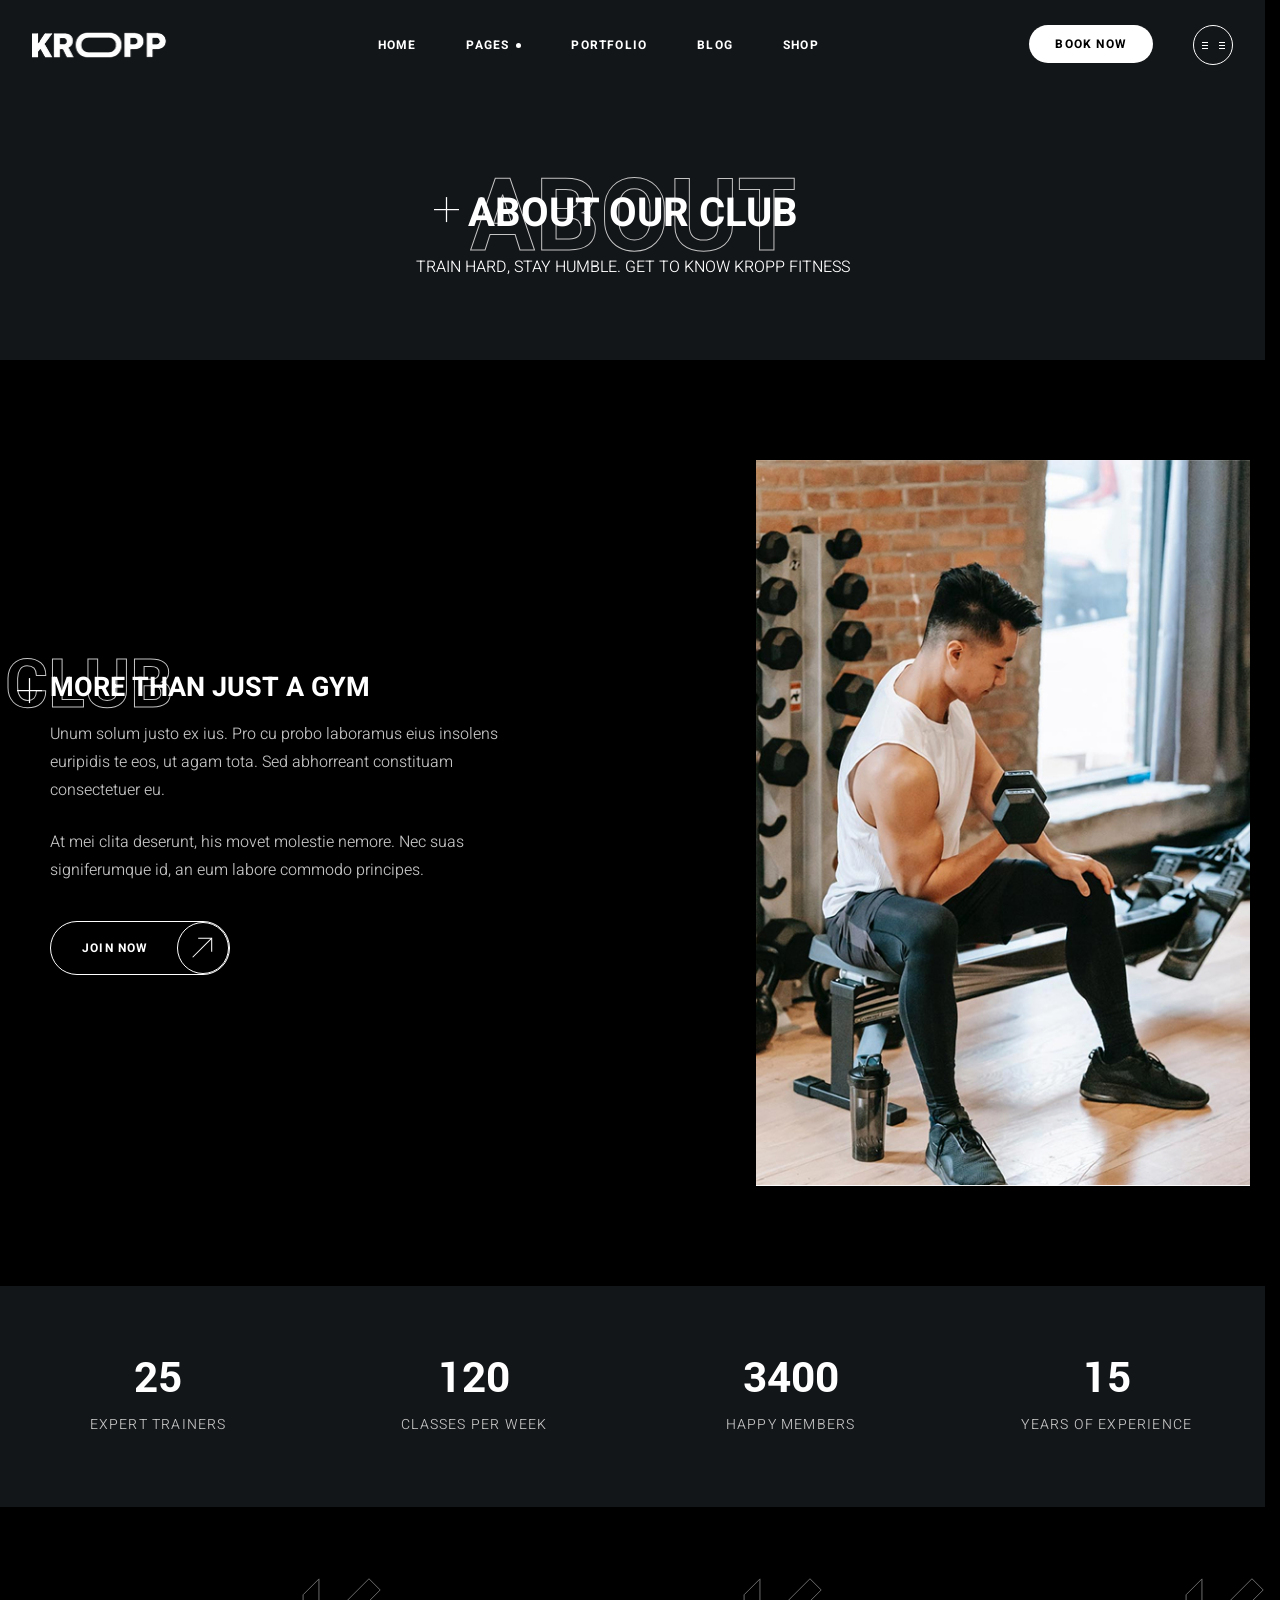
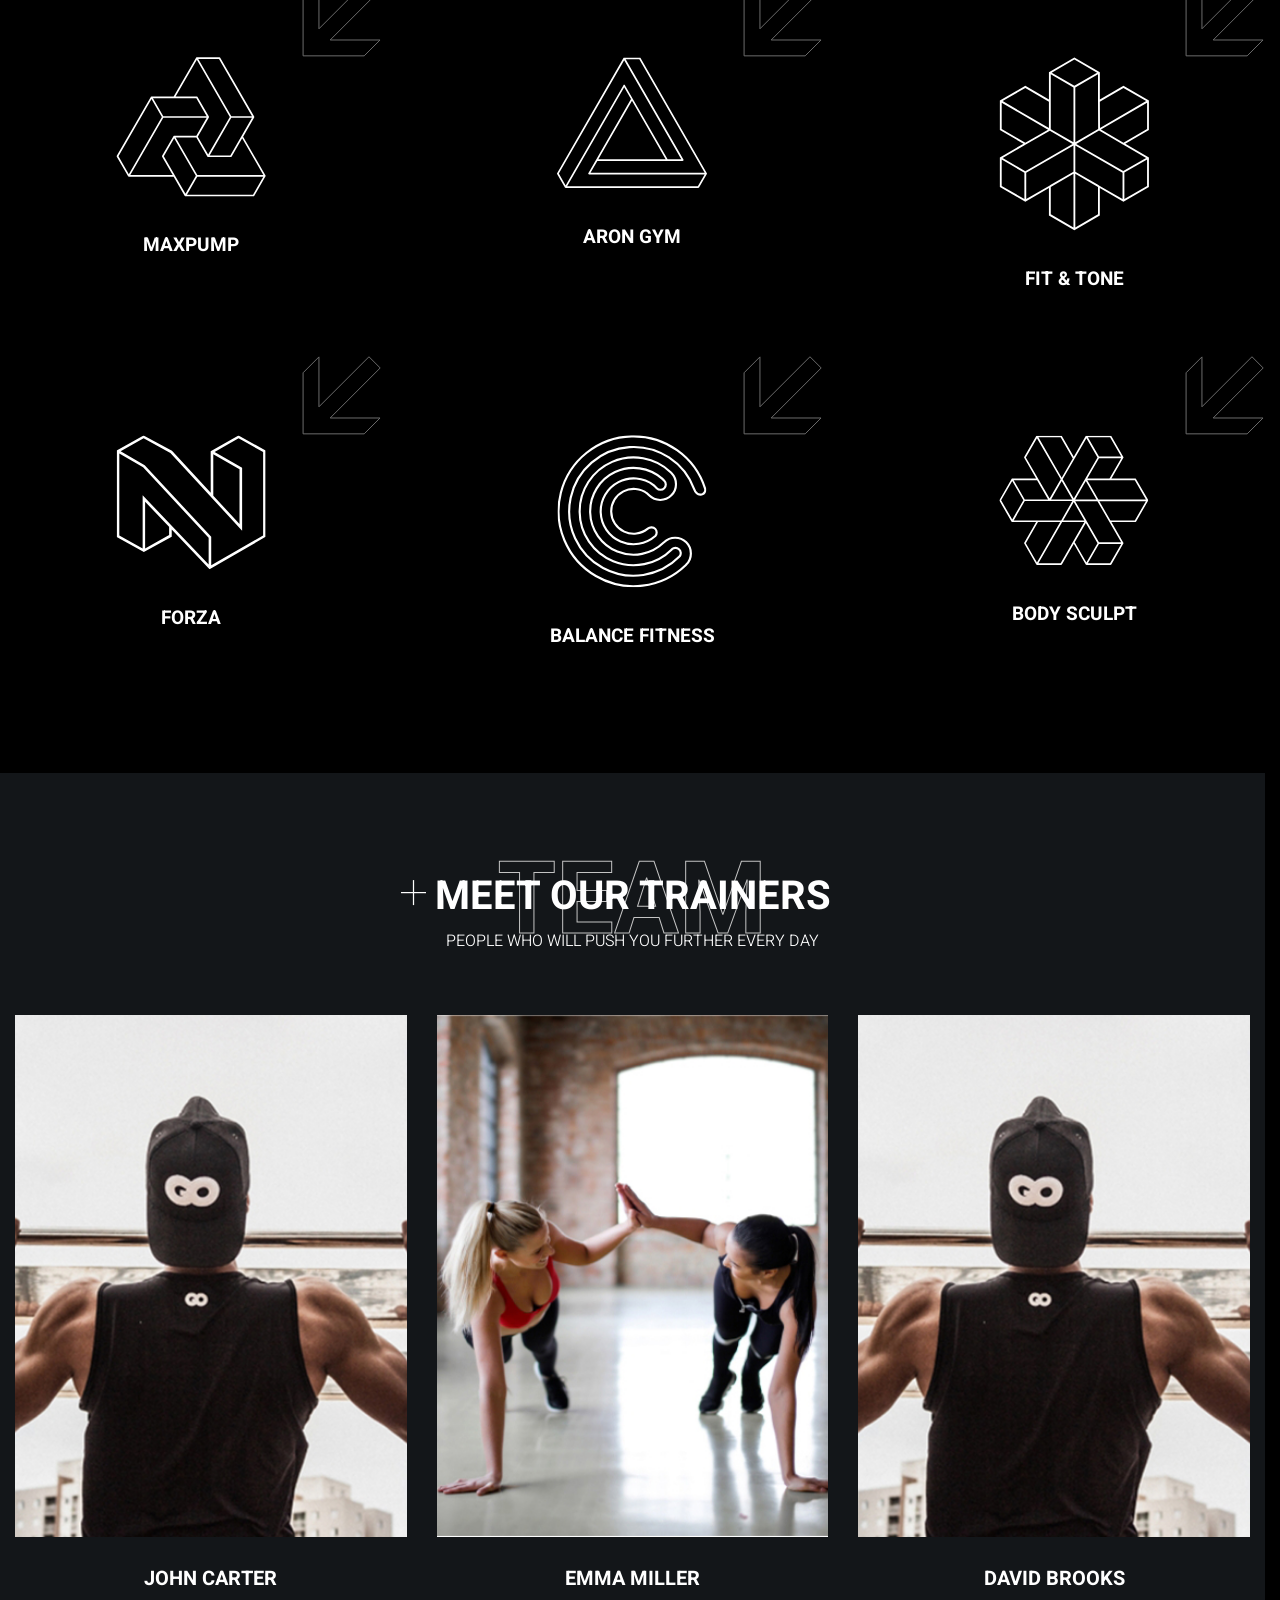
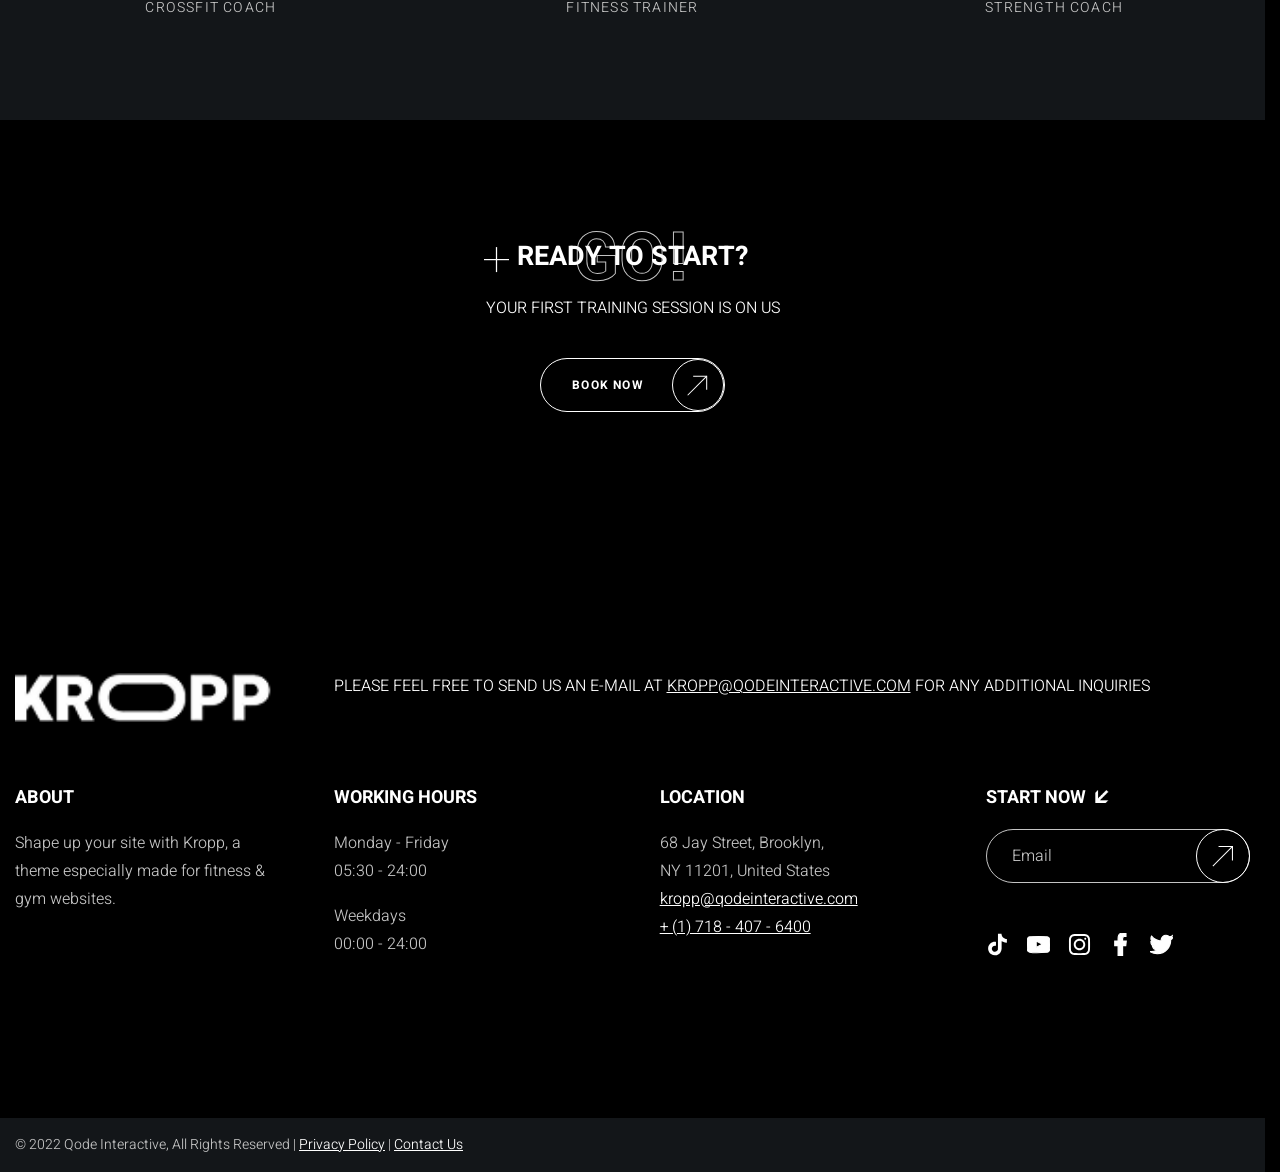
<file: pages.html>
<!DOCTYPE html>
<html lang="en">
<head>
    <meta charset="UTF-8">
    <meta name="viewport" content="width=device-width, initial-scale=1.0">
    <title>Kropp fitness — About</title>
    <link rel="stylesheet" href="style.css">
</head>
<body>
    <header class="header">
        <a href="index.html" class="header-logo">
            <img
        class="header-logo-image"
        src="images/logo.png"
        alt="Kropp Logo"
        width="135" height="25" loading="lazy"
        />
        </a>
        <nav class="header-menu">
            <ul class="header-menu-list">
                <li class="header-menu-item">
                    <a href="index.html" class="header-menu-link">Home</a>
                </li>
                <li class="header-menu-item">
                    <a href="pages.html" class="header-menu-link is-current">Pages</a>
                </li>
                <li class="header-menu-item">
                    <a href="portfolio.html" class="header-menu-link">Portfolio</a>
                </li>
                <li class="header-menu-item">
                    <a href="blog.html" class="header-menu-link">Blog</a>
                </li>
                <li class="header-menu-item">
                    <a href="shop.html" class="header-menu-link">Shop</a>
                </li>
            </ul>
        </nav>
        <div class="header-actions">
            <button
            class="header-book-button button"
            type="button"
            >
            Book now
        </button>
        <button
        class="header-burger-button"
        type="button"
        title="Open menu"
        >
        <span class="visually-hidden">Open menu</span>
        <span class="header-burger-button-line"></span>
        <span class="header-burger-button-line"></span>
        <span class="header-burger-button-line"></span>
    </button>
        </div>
    </header>
    <main class="content">
        <h1 class="visually-hidden">About Kropp Fitness Club</h1>
        <section class="page-hero">
            <h2 class="page-hero-title title-big backdrop-title centered"
            data-title="About">
                About our club
            </h2>
            <div class="page-hero-description section-description">
                <p>Train hard, stay humble. Get to know kropp fitness</p>
            </div>
        </section>
        <section class="about container">
            <div class="about-inner">
                <div class="about-body">
                    <h2 class="about-title title-medium backdrop-title"
                    data-title="Club">
                        More than just a gym
                    </h2>
                    <div class="about-description">
                        <p>Unum solum justo ex ius. Pro cu probo laboramus eius insolens euripidis te eos, ut agam tota. Sed abhorreant constituam consectetuer eu.</p>
                        <p>At mei clita deserunt, his movet molestie nemore. Nec suas signiferumque id, an eum labore commodo principes.</p>
                    </div>
                    <a href="index.html" class="about-button button transparent">Join now</a>
                </div>
                <img
                src="./images/motivation/2.jpg"
                alt="Man with dumbbells"
                class="about-image"
                width="518" height="760" loading="lazy">
            </div>
        </section>
        <section class="stats">
            <h2 class="visually-hidden">Our numbers</h2>
            <ul class="stats-list container">
                <li class="stats-item">
                    <div class="stats-value">25</div>
                    <div class="stats-label">Expert trainers</div>
                </li>
                <li class="stats-item">
                    <div class="stats-value">120</div>
                    <div class="stats-label">Classes per week</div>
                </li>
                <li class="stats-item">
                    <div class="stats-value">3400</div>
                    <div class="stats-label">Happy members</div>
                </li>
                <li class="stats-item">
                    <div class="stats-value">15</div>
                    <div class="stats-label">Years of experience</div>
                </li>
            </ul>
        </section>
        <section class="training-types container-wide">
            <h2 class="visually-hidden">Types of training</h2>
            <ul class="trainig-types-list">
                <li class="training-types-item">
                    <img
                    src="./images/training-types/1.svg"
                    alt=""
                    class="training-types-image"
                    width="150" height="140" loading="lazy">
                    <h3 class="training-types-item-title">Maxpump</h3>
                </li>
                <li class="training-types-item">
                    <img
                    src="./images/training-types/2.svg"
                    alt=""
                    class="training-types-image"
                    width="150" height="140" loading="lazy">
                    <h3 class="training-types-item-title">aron gym</h3>
                </li>
                <li class="training-types-item">
                    <img
                    src="./images/training-types/3.svg"
                    alt=""
                    class="training-types-image"
                    width="150" height="140" loading="lazy">
                    <h3 class="training-types-item-title">fit & tone</h3>
                </li>
                <li class="training-types-item">
                    <img
                    src="./images/training-types/4.svg"
                    alt=""
                    class="training-types-image"
                    width="150" height="140" loading="lazy">
                    <h3 class="training-types-item-title">forza</h3>
                </li>
                <li class="training-types-item">
                    <img
                    src="./images/training-types/5.svg"
                    alt=""
                    class="training-types-image"
                    width="150" height="140" loading="lazy">
                    <h3 class="training-types-item-title">balance fitness</h3>
                </li>
                <li class="training-types-item">
                    <img
                    src="./images/training-types/6.svg"
                    alt=""
                    class="training-types-image"
                    width="150" height="140" loading="lazy">
                    <h3 class="training-types-item-title">body sculpt</h3>
                </li>
            </ul>
        </section>
        <section class="team">
            <div class="team-inner container">
                <header class="team-header">
                    <h2 class="team-title title-big backdrop-title centered"
                    data-title="Team">
                        Meet our trainers
                    </h2>
                    <div class="team-description section-description">
                        <p>People who will push you further every day</p>
                    </div>
                </header>
                <ul class="team-list">
                    <li class="team-card">
                        <img
                        src="./images/family/1.jpg"
                        alt="Trainer John Carter"
                        class="team-card-image"
                        width="414" height="479" loading="lazy">
                        <h3 class="team-card-name">John Carter</h3>
                        <div class="team-card-role">Crossfit coach</div>
                    </li>
                    <li class="team-card">
                        <img
                        src="./images/family/3.jpg"
                        alt="Trainer Emma Miller"
                        class="team-card-image"
                        width="396" height="479" loading="lazy">
                        <h3 class="team-card-name">Emma Miller</h3>
                        <div class="team-card-role">Fitness trainer</div>
                    </li>
                    <li class="team-card">
                        <img
                        src="./images/family/5.jpg"
                        alt="Trainer David Brooks"
                        class="team-card-image"
                        width="414" height="479" loading="lazy">
                        <h3 class="team-card-name">David Brooks</h3>
                        <div class="team-card-role">Strength coach</div>
                    </li>
                </ul>
            </div>
        </section>
        <section class="cta">
            <div class="cta-inner container">
                <h2 class="cta-title title-medium backdrop-title centered"
                data-title="Go!">
                    Ready to start?
                </h2>
                <div class="cta-description section-description">
                    <p>Your first training session is on us</p>
                </div>
                <a href="index.html" class="cta-button button transparent">Book now</a>
            </div>
        </section>
    </main>
    <footer class="footer">
        <div class="footer-main">
            <div class="footer-main-inner container">
                <header class="footer-header">
                    <a href="index.html" class="footer-logo">
                        <img
                    class="footer-logo-image"
                    src="images/logo.png"
                    alt="Kropp Logo"
                    width="270" height="50" loading="lazy"
                    />
                    </a>
                    <p class="footer-description section-description">
                        please feel free to send us an e-mail at <a href="mailto:kropp@qodeinteractive.com">kropp@qodeinteractive.com</a> For any additional inquiries
                    </p>
                </header>
                <div class="footer-body">
                    <div class="footer-column">
                        <h2 class="footer-column-title">About</h2>
                        <p class="footer-about">
                            Shape up your site with Kropp, a theme especially made for fitness & gym websites.
                        </p>
                    </div>
                    <div class="footer-column">
                        <h2 class="footer-column-title">Working hours</h2>
                        <div class="footer-schedule">
                            Monday - Friday <br>
                            <time datetime="05:30/24:00">05:30 - 24:00</time>
                        </div>
                        <div class="footer-schedule">
                            Weekdays <br>
                            <time datetime="00:00/24:00">00:00 - 24:00</time>
                        </div>
                    </div>
                    <div class="footer-column">
                        <h2 class="footer-column-title">Location</h2>
                        <address class="footer-address">
                            68 Jay Street, Brooklyn, <br>
                            NY 11201, United States
                        </address>
                        <div class="footer-contacts">
                            <ul class="footer-contacts-list">
                                <li class="footer-contacts-item">
                                    <a href="mailto:kropp@qodeinteractive.com" class="footer-contacts-link">kropp@qodeinteractive.com</a>
                                </li>
                                <li class="footer-contacts-item">
                                    <a href="tel:+17184076400 " class="footer-contacts-number">+ (1) 718 - 407 - 6400</a>
                                </li>
                            </ul>
                        </div>
                    </div>
                    <div class="footer-column">
                        <h2 class="footer-column-title has-arrow">Start now</h2>
                        <form class="footer-subscribe">
                            <label class="visually-hidden" for="subsribe-email">Email</label>
                            <input
                            type="email"
                            placeholder="Email"
                            class="footer-subscribe-input input"
                            id="subsribe-email">
                            <button
                            class="footer-subscribe-button"
                            type="submit"
                            title="Subscribe"
                            >
                            <span class="visually-hidden">Subscribe</span>
                            </button>
                        </form>
                        <div class="footer-soc1als">
                            <ul class="footer-soc1als-list">
                                <li class="footer-soc1als-item">
                                    <a href="/" target="_blank" class="footer-soc1als-link">
                                        <svg fill="#000000" viewBox="0 0 32 32" version="1.1" xmlns="http://www.w3.org/2000/svg">
                                            <path fill="black" d="M16.656 1.029c1.637-0.025 3.262-0.012 4.886-0.025 0.054 2.031 0.878 3.859 2.189 5.213l-0.002-0.002c1.411 1.271 3.247 2.095 5.271 2.235l0.028 0.002v5.036c-1.912-0.048-3.71-0.489-5.331-1.247l0.082 0.034c-0.784-0.377-1.447-0.764-2.077-1.196l0.052 0.034c-0.012 3.649 0.012 7.298-0.025 10.934-0.103 1.853-0.719 3.543-1.707 4.954l0.020-0.031c-1.652 2.366-4.328 3.919-7.371 4.011l-0.014 0c-0.123 0.006-0.268 0.009-0.414 0.009-1.73 0-3.347-0.482-4.725-1.319l0.040 0.023c-2.508-1.509-4.238-4.091-4.558-7.094l-0.004-0.041c-0.025-0.625-0.037-1.25-0.012-1.862 0.49-4.779 4.494-8.476 9.361-8.476 0.547 0 1.083 0.047 1.604 0.136l-0.056-0.008c0.025 1.849-0.050 3.699-0.050 5.548-0.423-0.153-0.911-0.242-1.42-0.242-1.868 0-3.457 1.194-4.045 2.861l-0.009 0.030c-0.133 0.427-0.21 0.918-0.21 1.426 0 0.206 0.013 0.41 0.037 0.61l-0.002-0.024c0.332 2.046 2.086 3.59 4.201 3.59 0.061 0 0.121-0.001 0.181-0.004l-0.009 0c1.463-0.044 2.733-0.831 3.451-1.994l0.010-0.018c0.267-0.372 0.45-0.822 0.511-1.311l0.001-0.014c0.125-2.237 0.075-4.461 0.087-6.698 0.012-5.036-0.012-10.060 0.025-15.083z"></path>
                                            </svg>
                                    </a>
                                </li>
                                <li class="footer-soc1als-item">
                                    <a href="/" target="_blank" class="footer-soc1als-link">
                                        <svg viewBox="0 -3 20 20" version="1.1" xmlns="http://www.w3.org/2000/svg" xmlns:xlink="http://www.w3.org/1999/xlink">
                                            <g id="Page-1" stroke="none" stroke-width="1" fill="none" fill-rule="evenodd">
                                                <g id="Dribbble-Light-Preview" transform="translate(-300.000000, -7442.000000)" fill="#000000">
                                                    <g id="icons" transform="translate(56.000000, 160.000000)">
                                                        <path d="M251.988432,7291.58588 L251.988432,7285.97425 C253.980638,7286.91168 255.523602,7287.8172 257.348463,7288.79353 C255.843351,7289.62824 253.980638,7290.56468 251.988432,7291.58588 M263.090998,7283.18289 C262.747343,7282.73013 262.161634,7282.37809 261.538073,7282.26141 C259.705243,7281.91336 248.270974,7281.91237 246.439141,7282.26141 C245.939097,7282.35515 245.493839,7282.58153 245.111335,7282.93357 C243.49964,7284.42947 244.004664,7292.45151 244.393145,7293.75096 C244.556505,7294.31342 244.767679,7294.71931 245.033639,7294.98558 C245.376298,7295.33761 245.845463,7295.57995 246.384355,7295.68865 C247.893451,7296.0008 255.668037,7296.17532 261.506198,7295.73552 C262.044094,7295.64178 262.520231,7295.39147 262.895762,7295.02447 C264.385932,7293.53455 264.28433,7285.06174 263.090998,7283.18289" id="youtube-[#168]">

                                        </path>
                                                    </g>
                                                </g>
                                            </g>
                                        </svg>
                                    </a>
                                </li>
                                <li class="footer-soc1als-item">
                                    <a href="/" target="_blank" class="footer-soc1als-link">
                                        <svg viewBox="0 0 24 24" fill="none" xmlns="http://www.w3.org/2000/svg">
                                            <path fill-rule="evenodd" clip-rule="evenodd" d="M12 18C15.3137 18 18 15.3137 18 12C18 8.68629 15.3137 6 12 6C8.68629 6 6 8.68629 6 12C6 15.3137 8.68629 18 12 18ZM12 16C14.2091 16 16 14.2091 16 12C16 9.79086 14.2091 8 12 8C9.79086 8 8 9.79086 8 12C8 14.2091 9.79086 16 12 16Z" fill="#0F0F0F"/>
                                            <path d="M18 5C17.4477 5 17 5.44772 17 6C17 6.55228 17.4477 7 18 7C18.5523 7 19 6.55228 19 6C19 5.44772 18.5523 5 18 5Z" fill="#0F0F0F"/>
                                            <path fill-rule="evenodd" clip-rule="evenodd" d="M1.65396 4.27606C1 5.55953 1 7.23969 1 10.6V13.4C1 16.7603 1 18.4405 1.65396 19.7239C2.2292 20.8529 3.14708 21.7708 4.27606 22.346C5.55953 23 7.23969 23 10.6 23H13.4C16.7603 23 18.4405 23 19.7239 22.346C20.8529 21.7708 21.7708 20.8529 22.346 19.7239C23 18.4405 23 16.7603 23 13.4V10.6C23 7.23969 23 5.55953 22.346 4.27606C21.7708 3.14708 20.8529 2.2292 19.7239 1.65396C18.4405 1 16.7603 1 13.4 1H10.6C7.23969 1 5.55953 1 4.27606 1.65396C3.14708 2.2292 2.2292 3.14708 1.65396 4.27606ZM13.4 3H10.6C8.88684 3 7.72225 3.00156 6.82208 3.0751C5.94524 3.14674 5.49684 3.27659 5.18404 3.43597C4.43139 3.81947 3.81947 4.43139 3.43597 5.18404C3.27659 5.49684 3.14674 5.94524 3.0751 6.82208C3.00156 7.72225 3 8.88684 3 10.6V13.4C3 15.1132 3.00156 16.2777 3.0751 17.1779C3.14674 18.0548 3.27659 18.5032 3.43597 18.816C3.81947 19.5686 4.43139 20.1805 5.18404 20.564C5.49684 20.7234 5.94524 20.8533 6.82208 20.9249C7.72225 20.9984 8.88684 21 10.6 21H13.4C15.1132 21 16.2777 20.9984 17.1779 20.9249C18.0548 20.8533 18.5032 20.7234 18.816 20.564C19.5686 20.1805 20.1805 19.5686 20.564 18.816C20.7234 18.5032 20.8533 18.0548 20.9249 17.1779C20.9984 16.2777 21 15.1132 21 13.4V10.6C21 8.88684 20.9984 7.72225 20.9249 6.82208C20.8533 5.94524 20.7234 5.49684 20.564 5.18404C20.1805 4.43139 19.5686 3.81947 18.816 3.43597C18.5032 3.27659 18.0548 3.14674 17.1779 3.0751C16.2777 3.00156 15.1132 3 13.4 3Z" fill="#0F0F0F"/>
                                            </svg>
                                    </a>
                                </li>
                                <li class="footer-soc1als-item">
                                    <a href="/" target="_blank" class="footer-soc1als-link">
                                        <svg viewBox="-5 0 20 20" version="1.1" xmlns="http://www.w3.org/2000/svg" xmlns:xlink="http://www.w3.org/1999/xlink">
                                            <g id="Page-1" stroke="none" stroke-width="1" fill="none" fill-rule="evenodd">
                                                <g id="Dribbble-Light-Preview" transform="translate(-385.000000, -7399.000000)" fill="#000000">
                                                    <g id="icons" transform="translate(56.000000, 160.000000)">
                                                        <path d="M335.821282,7259 L335.821282,7250 L338.553693,7250 L339,7246 L335.821282,7246 L335.821282,7244.052 C335.821282,7243.022 335.847593,7242 337.286884,7242 L338.744689,7242 L338.744689,7239.14 C338.744689,7239.097 337.492497,7239 336.225687,7239 C333.580004,7239 331.923407,7240.657 331.923407,7243.7 L331.923407,7246 L329,7246 L329,7250 L331.923407,7250 L331.923407,7259 L335.821282,7259 Z" id="facebook-[#176]">

                                        </path>
                                                    </g>
                                                </g>
                                            </g>
                                        </svg>
                                    </a>
                                </li>
                                <li class="footer-soc1als-item">
                                    <a href="/" target="_blank" class="footer-soc1als-link">
                                        <svg viewBox="0 -2 20 20" version="1.1" xmlns="http://www.w3.org/2000/svg" xmlns:xlink="http://www.w3.org/1999/xlink">
                                            <g id="Page-1" stroke="none" stroke-width="1" fill="none" fill-rule="evenodd">
                                                <g id="Dribbble-Light-Preview" transform="translate(-60.000000, -7521.000000)" fill="#000000">
                                                    <g id="icons" transform="translate(56.000000, 160.000000)">
                                                        <path d="M10.29,7377 C17.837,7377 21.965,7370.84365 21.965,7365.50546 C21.965,7365.33021 21.965,7365.15595 21.953,7364.98267 C22.756,7364.41163 23.449,7363.70276 24,7362.8915 C23.252,7363.21837 22.457,7363.433 21.644,7363.52751 C22.5,7363.02244 23.141,7362.2289 23.448,7361.2926 C22.642,7361.76321 21.761,7362.095 20.842,7362.27321 C19.288,7360.64674 16.689,7360.56798 15.036,7362.09796 C13.971,7363.08447 13.518,7364.55538 13.849,7365.95835 C10.55,7365.79492 7.476,7364.261 5.392,7361.73762 C4.303,7363.58363 4.86,7365.94457 6.663,7367.12996 C6.01,7367.11125 5.371,7366.93797 4.8,7366.62489 L4.8,7366.67608 C4.801,7368.5989 6.178,7370.2549 8.092,7370.63591 C7.488,7370.79836 6.854,7370.82199 6.24,7370.70483 C6.777,7372.35099 8.318,7373.47829 10.073,7373.51078 C8.62,7374.63513 6.825,7375.24554 4.977,7375.24358 C4.651,7375.24259 4.325,7375.22388 4,7375.18549 C5.877,7376.37088 8.06,7377 10.29,7376.99705" id="twitter-[#154]">

                                        </path>
                                                    </g>
                                                </g>
                                            </g>
                                        </svg>
                                    </a>
                                </li>
                            </ul>
                        </div>
                    </div>
                </div>
            </div>
        </div>
        <div class="footer-extra">
            <div class="footer-extra-inner container">
                <div class="footer-copyright">© <time datetime="2022">2022</time> Qode Interactive, All Rights Reserved | <a href="/">Privacy Policy</a> | <a href="/">Contact Us</a></div>
            </div>
        </div>
    </footer>
</body>
</html>
</file>
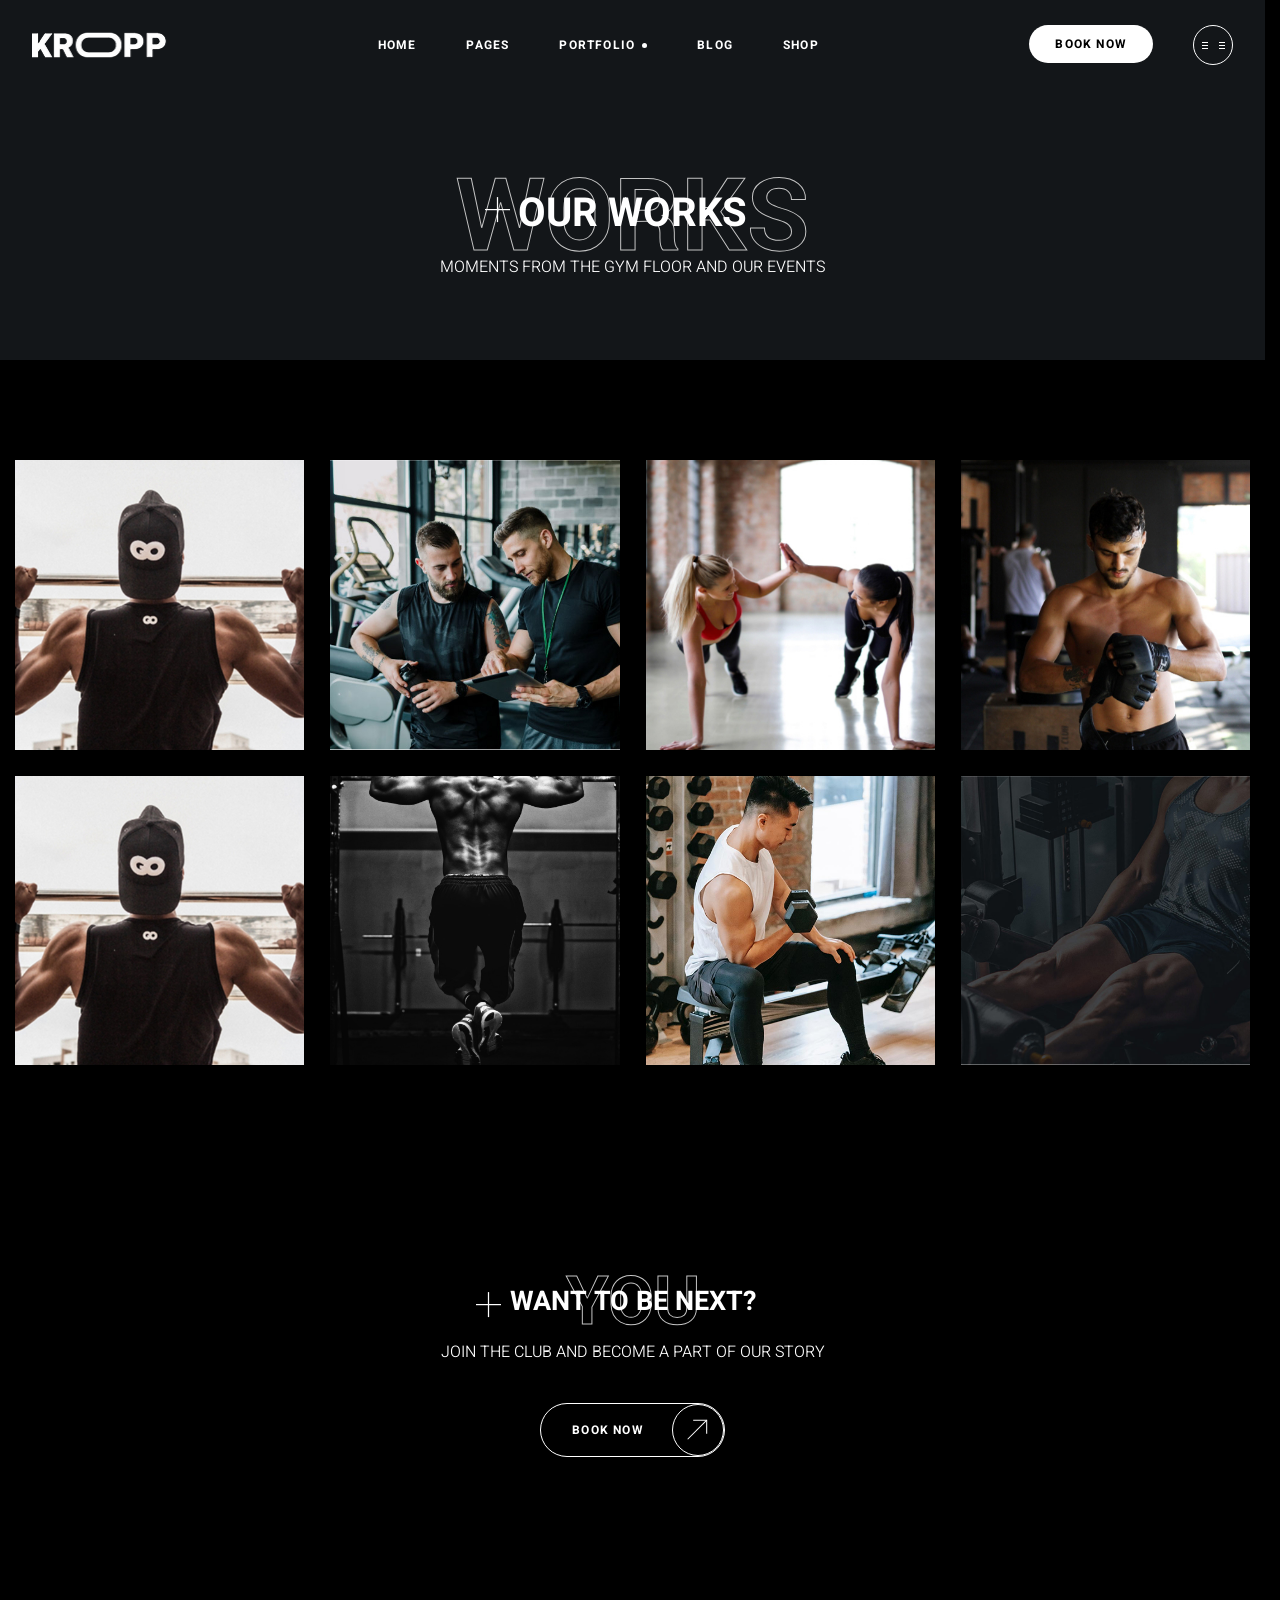
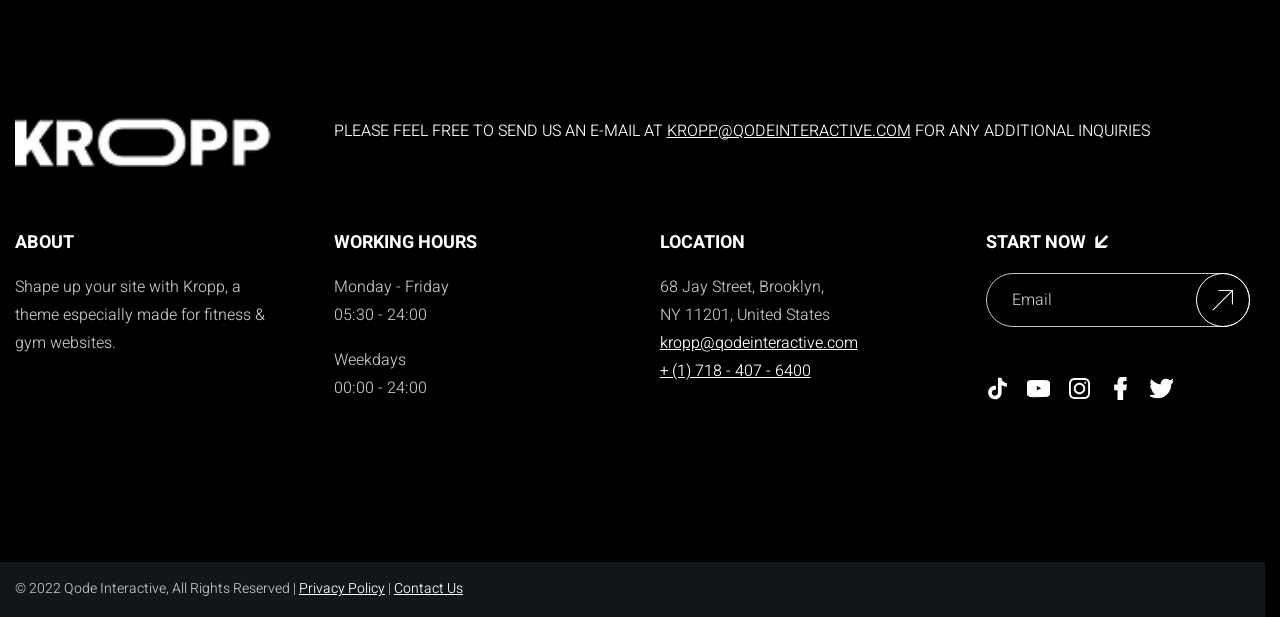
<file: portfolio.html>
<!DOCTYPE html>
<html lang="en">
<head>
    <meta charset="UTF-8">
    <meta name="viewport" content="width=device-width, initial-scale=1.0">
    <title>Kropp fitness — Portfolio</title>
    <link rel="stylesheet" href="style.css">
</head>
<body>
    <header class="header">
        <a href="index.html" class="header-logo">
            <img
        class="header-logo-image"
        src="images/logo.png"
        alt="Kropp Logo"
        width="135" height="25" loading="lazy"
        />
        </a>
        <nav class="header-menu">
            <ul class="header-menu-list">
                <li class="header-menu-item">
                    <a href="index.html" class="header-menu-link">Home</a>
                </li>
                <li class="header-menu-item">
                    <a href="pages.html" class="header-menu-link">Pages</a>
                </li>
                <li class="header-menu-item">
                    <a href="portfolio.html" class="header-menu-link is-current">Portfolio</a>
                </li>
                <li class="header-menu-item">
                    <a href="blog.html" class="header-menu-link">Blog</a>
                </li>
                <li class="header-menu-item">
                    <a href="shop.html" class="header-menu-link">Shop</a>
                </li>
            </ul>
        </nav>
        <div class="header-actions">
            <button
            class="header-book-button button"
            type="button"
            >
            Book now
        </button>
        <button
        class="header-burger-button"
        type="button"
        title="Open menu"
        >
        <span class="visually-hidden">Open menu</span>
        <span class="header-burger-button-line"></span>
        <span class="header-burger-button-line"></span>
        <span class="header-burger-button-line"></span>
    </button>
        </div>
    </header>
    <main class="content">
        <h1 class="visually-hidden">Kropp Fitness Portfolio</h1>
        <section class="page-hero">
            <h2 class="page-hero-title title-big backdrop-title centered"
            data-title="Works">
                Our works
            </h2>
            <div class="page-hero-description section-description">
                <p>Moments from the gym floor and our events</p>
            </div>
        </section>
        <section class="portfolio container">
            <h2 class="visually-hidden">Portfolio gallery</h2>
            <ul class="portfolio-list">
                <li class="portfolio-item">
                    <a href="/" class="portfolio-card">
                        <img
                        src="./images/family/1.jpg"
                        alt="Crossfit open event"
                        class="portfolio-card-image"
                        width="414" height="479" loading="lazy">
                        <div class="portfolio-card-body">
                            <h3 class="portfolio-card-title">Crossfit open</h3>
                            <div class="portfolio-card-category">Events</div>
                        </div>
                    </a>
                </li>
                <li class="portfolio-item">
                    <a href="/" class="portfolio-card">
                        <img
                        src="./images/family/2.jpg"
                        alt="Maxpump session"
                        class="portfolio-card-image"
                        width="744" height="479" loading="lazy">
                        <div class="portfolio-card-body">
                            <h3 class="portfolio-card-title">Maxpump session</h3>
                            <div class="portfolio-card-category">Training</div>
                        </div>
                    </a>
                </li>
                <li class="portfolio-item">
                    <a href="/" class="portfolio-card">
                        <img
                        src="./images/family/3.jpg"
                        alt="Aron gym class"
                        class="portfolio-card-image"
                        width="396" height="479" loading="lazy">
                        <div class="portfolio-card-body">
                            <h3 class="portfolio-card-title">Aron gym</h3>
                            <div class="portfolio-card-category">Classes</div>
                        </div>
                    </a>
                </li>
                <li class="portfolio-item">
                    <a href="/" class="portfolio-card">
                        <img
                        src="./images/family/4.jpg"
                        alt="Fit and tone class"
                        class="portfolio-card-image"
                        width="396" height="479" loading="lazy">
                        <div class="portfolio-card-body">
                            <h3 class="portfolio-card-title">Fit & tone</h3>
                            <div class="portfolio-card-category">Classes</div>
                        </div>
                    </a>
                </li>
                <li class="portfolio-item">
                    <a href="/" class="portfolio-card">
                        <img
                        src="./images/family/5.jpg"
                        alt="Forza camp"
                        class="portfolio-card-image"
                        width="414" height="479" loading="lazy">
                        <div class="portfolio-card-body">
                            <h3 class="portfolio-card-title">Forza camp</h3>
                            <div class="portfolio-card-category">Events</div>
                        </div>
                    </a>
                </li>
                <li class="portfolio-item">
                    <a href="/" class="portfolio-card">
                        <img
                        src="./images/motivation/1.jpg"
                        alt="Personal training on a horizontal bar"
                        class="portfolio-card-image"
                        width="518" height="760" loading="lazy">
                        <div class="portfolio-card-body">
                            <h3 class="portfolio-card-title">Personal training</h3>
                            <div class="portfolio-card-category">Training</div>
                        </div>
                    </a>
                </li>
                <li class="portfolio-item">
                    <a href="/" class="portfolio-card">
                        <img
                        src="./images/motivation/2.jpg"
                        alt="Body sculpt workout"
                        class="portfolio-card-image"
                        width="518" height="760" loading="lazy">
                        <div class="portfolio-card-body">
                            <h3 class="portfolio-card-title">Body sculpt</h3>
                            <div class="portfolio-card-category">Training</div>
                        </div>
                    </a>
                </li>
                <li class="portfolio-item">
                    <a href="/" class="portfolio-card">
                        <img
                        src="./images/join-us-bg.jpg"
                        alt="Balance fitness studio"
                        class="portfolio-card-image"
                        width="960" height="600" loading="lazy">
                        <div class="portfolio-card-body">
                            <h3 class="portfolio-card-title">Balance fitness</h3>
                            <div class="portfolio-card-category">Classes</div>
                        </div>
                    </a>
                </li>
            </ul>
        </section>
        <section class="cta">
            <div class="cta-inner container">
                <h2 class="cta-title title-medium backdrop-title centered"
                data-title="You">
                    Want to be next?
                </h2>
                <div class="cta-description section-description">
                    <p>Join the club and become a part of our story</p>
                </div>
                <a href="index.html" class="cta-button button transparent">Book now</a>
            </div>
        </section>
    </main>
    <footer class="footer">
        <div class="footer-main">
            <div class="footer-main-inner container">
                <header class="footer-header">
                    <a href="index.html" class="footer-logo">
                        <img
                    class="footer-logo-image"
                    src="images/logo.png"
                    alt="Kropp Logo"
                    width="270" height="50" loading="lazy"
                    />
                    </a>
                    <p class="footer-description section-description">
                        please feel free to send us an e-mail at <a href="mailto:kropp@qodeinteractive.com">kropp@qodeinteractive.com</a> For any additional inquiries
                    </p>
                </header>
                <div class="footer-body">
                    <div class="footer-column">
                        <h2 class="footer-column-title">About</h2>
                        <p class="footer-about">
                            Shape up your site with Kropp, a theme especially made for fitness & gym websites.
                        </p>
                    </div>
                    <div class="footer-column">
                        <h2 class="footer-column-title">Working hours</h2>
                        <div class="footer-schedule">
                            Monday - Friday <br>
                            <time datetime="05:30/24:00">05:30 - 24:00</time>
                        </div>
                        <div class="footer-schedule">
                            Weekdays <br>
                            <time datetime="00:00/24:00">00:00 - 24:00</time>
                        </div>
                    </div>
                    <div class="footer-column">
                        <h2 class="footer-column-title">Location</h2>
                        <address class="footer-address">
                            68 Jay Street, Brooklyn, <br>
                            NY 11201, United States
                        </address>
                        <div class="footer-contacts">
                            <ul class="footer-contacts-list">
                                <li class="footer-contacts-item">
                                    <a href="mailto:kropp@qodeinteractive.com" class="footer-contacts-link">kropp@qodeinteractive.com</a>
                                </li>
                                <li class="footer-contacts-item">
                                    <a href="tel:+17184076400 " class="footer-contacts-number">+ (1) 718 - 407 - 6400</a>
                                </li>
                            </ul>
                        </div>
                    </div>
                    <div class="footer-column">
                        <h2 class="footer-column-title has-arrow">Start now</h2>
                        <form class="footer-subscribe">
                            <label class="visually-hidden" for="subsribe-email">Email</label>
                            <input
                            type="email"
                            placeholder="Email"
                            class="footer-subscribe-input input"
                            id="subsribe-email">
                            <button
                            class="footer-subscribe-button"
                            type="submit"
                            title="Subscribe"
                            >
                            <span class="visually-hidden">Subscribe</span>
                            </button>
                        </form>
                        <div class="footer-soc1als">
                            <ul class="footer-soc1als-list">
                                <li class="footer-soc1als-item">
                                    <a href="/" target="_blank" class="footer-soc1als-link">
                                        <svg fill="#000000" viewBox="0 0 32 32" version="1.1" xmlns="http://www.w3.org/2000/svg">
                                            <path fill="black" d="M16.656 1.029c1.637-0.025 3.262-0.012 4.886-0.025 0.054 2.031 0.878 3.859 2.189 5.213l-0.002-0.002c1.411 1.271 3.247 2.095 5.271 2.235l0.028 0.002v5.036c-1.912-0.048-3.71-0.489-5.331-1.247l0.082 0.034c-0.784-0.377-1.447-0.764-2.077-1.196l0.052 0.034c-0.012 3.649 0.012 7.298-0.025 10.934-0.103 1.853-0.719 3.543-1.707 4.954l0.020-0.031c-1.652 2.366-4.328 3.919-7.371 4.011l-0.014 0c-0.123 0.006-0.268 0.009-0.414 0.009-1.73 0-3.347-0.482-4.725-1.319l0.040 0.023c-2.508-1.509-4.238-4.091-4.558-7.094l-0.004-0.041c-0.025-0.625-0.037-1.25-0.012-1.862 0.49-4.779 4.494-8.476 9.361-8.476 0.547 0 1.083 0.047 1.604 0.136l-0.056-0.008c0.025 1.849-0.050 3.699-0.050 5.548-0.423-0.153-0.911-0.242-1.42-0.242-1.868 0-3.457 1.194-4.045 2.861l-0.009 0.030c-0.133 0.427-0.21 0.918-0.21 1.426 0 0.206 0.013 0.41 0.037 0.61l-0.002-0.024c0.332 2.046 2.086 3.59 4.201 3.59 0.061 0 0.121-0.001 0.181-0.004l-0.009 0c1.463-0.044 2.733-0.831 3.451-1.994l0.010-0.018c0.267-0.372 0.45-0.822 0.511-1.311l0.001-0.014c0.125-2.237 0.075-4.461 0.087-6.698 0.012-5.036-0.012-10.060 0.025-15.083z"></path>
                                            </svg>
                                    </a>
                                </li>
                                <li class="footer-soc1als-item">
                                    <a href="/" target="_blank" class="footer-soc1als-link">
                                        <svg viewBox="0 -3 20 20" version="1.1" xmlns="http://www.w3.org/2000/svg" xmlns:xlink="http://www.w3.org/1999/xlink">
                                            <g id="Page-1" stroke="none" stroke-width="1" fill="none" fill-rule="evenodd">
                                                <g id="Dribbble-Light-Preview" transform="translate(-300.000000, -7442.000000)" fill="#000000">
                                                    <g id="icons" transform="translate(56.000000, 160.000000)">
                                                        <path d="M251.988432,7291.58588 L251.988432,7285.97425 C253.980638,7286.91168 255.523602,7287.8172 257.348463,7288.79353 C255.843351,7289.62824 253.980638,7290.56468 251.988432,7291.58588 M263.090998,7283.18289 C262.747343,7282.73013 262.161634,7282.37809 261.538073,7282.26141 C259.705243,7281.91336 248.270974,7281.91237 246.439141,7282.26141 C245.939097,7282.35515 245.493839,7282.58153 245.111335,7282.93357 C243.49964,7284.42947 244.004664,7292.45151 244.393145,7293.75096 C244.556505,7294.31342 244.767679,7294.71931 245.033639,7294.98558 C245.376298,7295.33761 245.845463,7295.57995 246.384355,7295.68865 C247.893451,7296.0008 255.668037,7296.17532 261.506198,7295.73552 C262.044094,7295.64178 262.520231,7295.39147 262.895762,7295.02447 C264.385932,7293.53455 264.28433,7285.06174 263.090998,7283.18289" id="youtube-[#168]">

                                        </path>
                                                    </g>
                                                </g>
                                            </g>
                                        </svg>
                                    </a>
                                </li>
                                <li class="footer-soc1als-item">
                                    <a href="/" target="_blank" class="footer-soc1als-link">
                                        <svg viewBox="0 0 24 24" fill="none" xmlns="http://www.w3.org/2000/svg">
                                            <path fill-rule="evenodd" clip-rule="evenodd" d="M12 18C15.3137 18 18 15.3137 18 12C18 8.68629 15.3137 6 12 6C8.68629 6 6 8.68629 6 12C6 15.3137 8.68629 18 12 18ZM12 16C14.2091 16 16 14.2091 16 12C16 9.79086 14.2091 8 12 8C9.79086 8 8 9.79086 8 12C8 14.2091 9.79086 16 12 16Z" fill="#0F0F0F"/>
                                            <path d="M18 5C17.4477 5 17 5.44772 17 6C17 6.55228 17.4477 7 18 7C18.5523 7 19 6.55228 19 6C19 5.44772 18.5523 5 18 5Z" fill="#0F0F0F"/>
                                            <path fill-rule="evenodd" clip-rule="evenodd" d="M1.65396 4.27606C1 5.55953 1 7.23969 1 10.6V13.4C1 16.7603 1 18.4405 1.65396 19.7239C2.2292 20.8529 3.14708 21.7708 4.27606 22.346C5.55953 23 7.23969 23 10.6 23H13.4C16.7603 23 18.4405 23 19.7239 22.346C20.8529 21.7708 21.7708 20.8529 22.346 19.7239C23 18.4405 23 16.7603 23 13.4V10.6C23 7.23969 23 5.55953 22.346 4.27606C21.7708 3.14708 20.8529 2.2292 19.7239 1.65396C18.4405 1 16.7603 1 13.4 1H10.6C7.23969 1 5.55953 1 4.27606 1.65396C3.14708 2.2292 2.2292 3.14708 1.65396 4.27606ZM13.4 3H10.6C8.88684 3 7.72225 3.00156 6.82208 3.0751C5.94524 3.14674 5.49684 3.27659 5.18404 3.43597C4.43139 3.81947 3.81947 4.43139 3.43597 5.18404C3.27659 5.49684 3.14674 5.94524 3.0751 6.82208C3.00156 7.72225 3 8.88684 3 10.6V13.4C3 15.1132 3.00156 16.2777 3.0751 17.1779C3.14674 18.0548 3.27659 18.5032 3.43597 18.816C3.81947 19.5686 4.43139 20.1805 5.18404 20.564C5.49684 20.7234 5.94524 20.8533 6.82208 20.9249C7.72225 20.9984 8.88684 21 10.6 21H13.4C15.1132 21 16.2777 20.9984 17.1779 20.9249C18.0548 20.8533 18.5032 20.7234 18.816 20.564C19.5686 20.1805 20.1805 19.5686 20.564 18.816C20.7234 18.5032 20.8533 18.0548 20.9249 17.1779C20.9984 16.2777 21 15.1132 21 13.4V10.6C21 8.88684 20.9984 7.72225 20.9249 6.82208C20.8533 5.94524 20.7234 5.49684 20.564 5.18404C20.1805 4.43139 19.5686 3.81947 18.816 3.43597C18.5032 3.27659 18.0548 3.14674 17.1779 3.0751C16.2777 3.00156 15.1132 3 13.4 3Z" fill="#0F0F0F"/>
                                            </svg>
                                    </a>
                                </li>
                                <li class="footer-soc1als-item">
                                    <a href="/" target="_blank" class="footer-soc1als-link">
                                        <svg viewBox="-5 0 20 20" version="1.1" xmlns="http://www.w3.org/2000/svg" xmlns:xlink="http://www.w3.org/1999/xlink">
                                            <g id="Page-1" stroke="none" stroke-width="1" fill="none" fill-rule="evenodd">
                                                <g id="Dribbble-Light-Preview" transform="translate(-385.000000, -7399.000000)" fill="#000000">
                                                    <g id="icons" transform="translate(56.000000, 160.000000)">
                                                        <path d="M335.821282,7259 L335.821282,7250 L338.553693,7250 L339,7246 L335.821282,7246 L335.821282,7244.052 C335.821282,7243.022 335.847593,7242 337.286884,7242 L338.744689,7242 L338.744689,7239.14 C338.744689,7239.097 337.492497,7239 336.225687,7239 C333.580004,7239 331.923407,7240.657 331.923407,7243.7 L331.923407,7246 L329,7246 L329,7250 L331.923407,7250 L331.923407,7259 L335.821282,7259 Z" id="facebook-[#176]">

                                        </path>
                                                    </g>
                                                </g>
                                            </g>
                                        </svg>
                                    </a>
                                </li>
                                <li class="footer-soc1als-item">
                                    <a href="/" target="_blank" class="footer-soc1als-link">
                                        <svg viewBox="0 -2 20 20" version="1.1" xmlns="http://www.w3.org/2000/svg" xmlns:xlink="http://www.w3.org/1999/xlink">
                                            <g id="Page-1" stroke="none" stroke-width="1" fill="none" fill-rule="evenodd">
                                                <g id="Dribbble-Light-Preview" transform="translate(-60.000000, -7521.000000)" fill="#000000">
                                                    <g id="icons" transform="translate(56.000000, 160.000000)">
                                                        <path d="M10.29,7377 C17.837,7377 21.965,7370.84365 21.965,7365.50546 C21.965,7365.33021 21.965,7365.15595 21.953,7364.98267 C22.756,7364.41163 23.449,7363.70276 24,7362.8915 C23.252,7363.21837 22.457,7363.433 21.644,7363.52751 C22.5,7363.02244 23.141,7362.2289 23.448,7361.2926 C22.642,7361.76321 21.761,7362.095 20.842,7362.27321 C19.288,7360.64674 16.689,7360.56798 15.036,7362.09796 C13.971,7363.08447 13.518,7364.55538 13.849,7365.95835 C10.55,7365.79492 7.476,7364.261 5.392,7361.73762 C4.303,7363.58363 4.86,7365.94457 6.663,7367.12996 C6.01,7367.11125 5.371,7366.93797 4.8,7366.62489 L4.8,7366.67608 C4.801,7368.5989 6.178,7370.2549 8.092,7370.63591 C7.488,7370.79836 6.854,7370.82199 6.24,7370.70483 C6.777,7372.35099 8.318,7373.47829 10.073,7373.51078 C8.62,7374.63513 6.825,7375.24554 4.977,7375.24358 C4.651,7375.24259 4.325,7375.22388 4,7375.18549 C5.877,7376.37088 8.06,7377 10.29,7376.99705" id="twitter-[#154]">

                                        </path>
                                                    </g>
                                                </g>
                                            </g>
                                        </svg>
                                    </a>
                                </li>
                            </ul>
                        </div>
                    </div>
                </div>
            </div>
        </div>
        <div class="footer-extra">
            <div class="footer-extra-inner container">
                <div class="footer-copyright">© <time datetime="2022">2022</time> Qode Interactive, All Rights Reserved | <a href="/">Privacy Policy</a> | <a href="/">Contact Us</a></div>
            </div>
        </div>
    </footer>
</body>
</html>
</file>
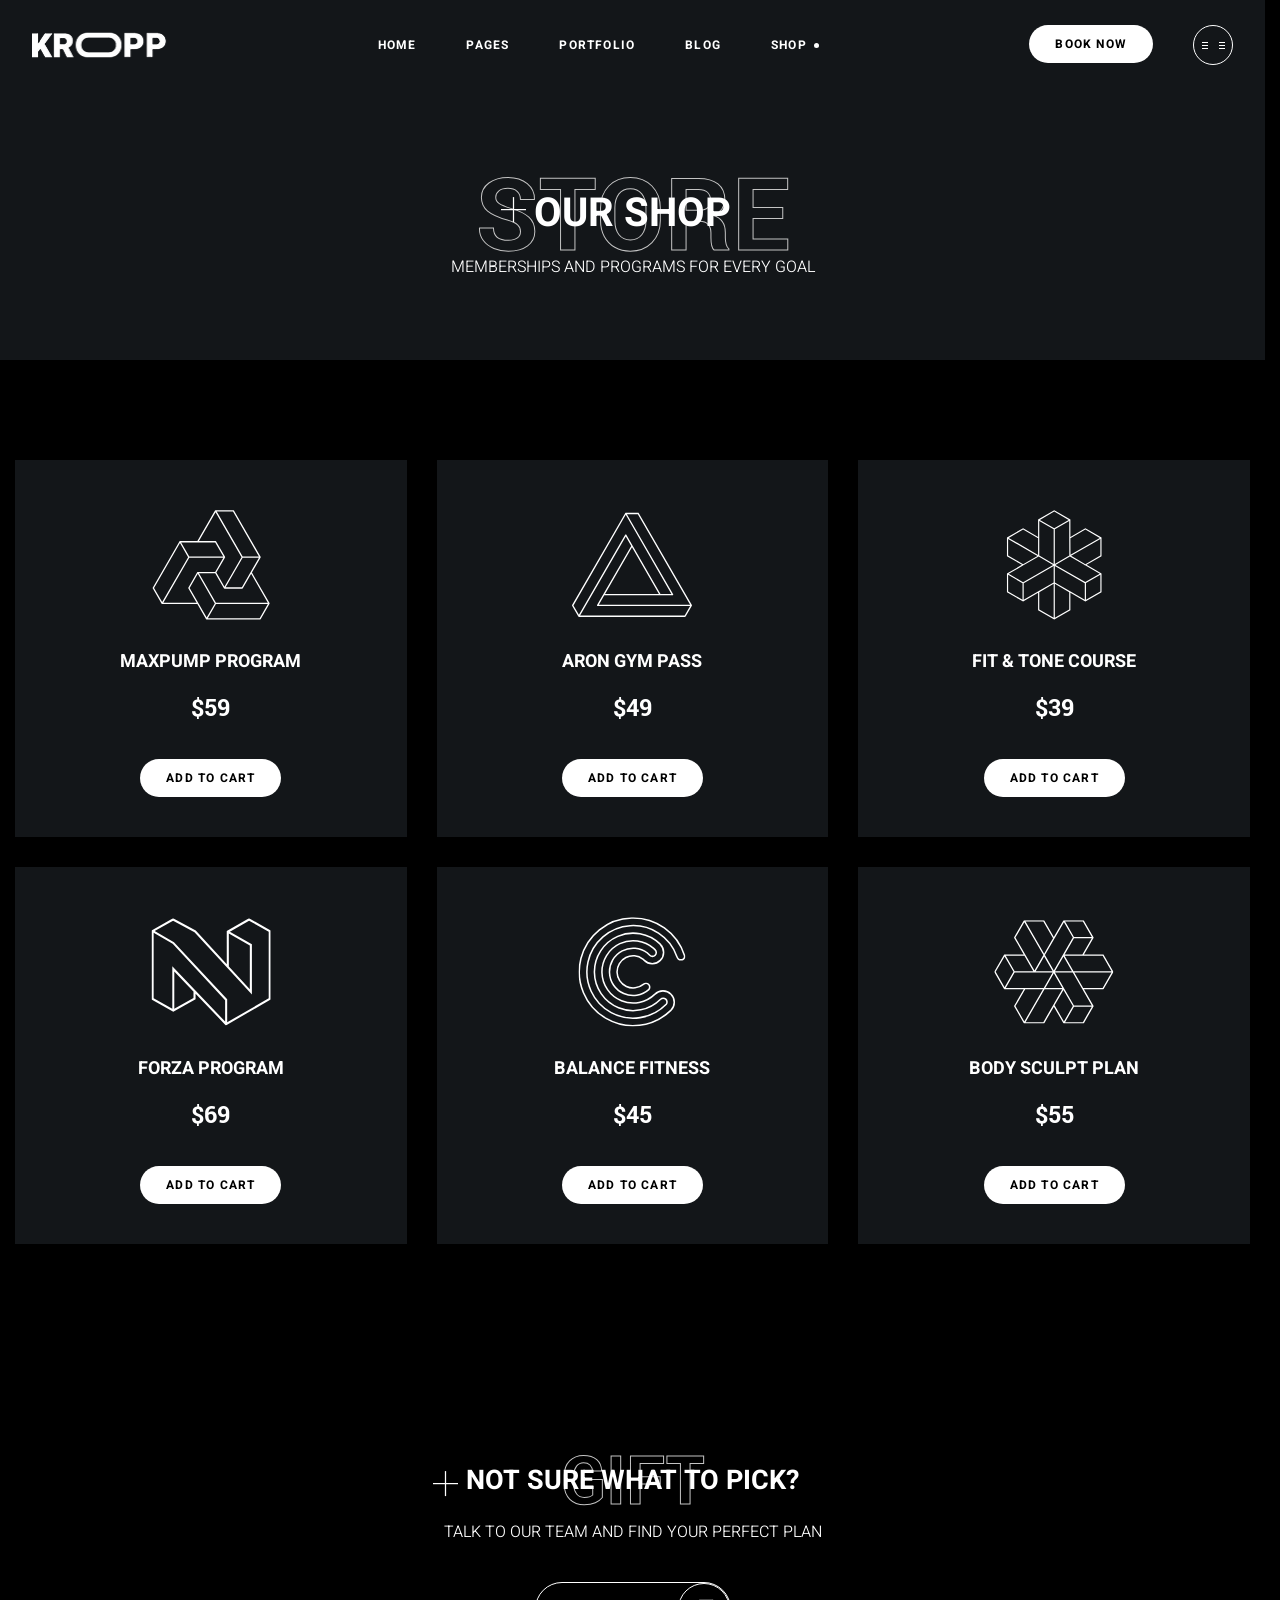
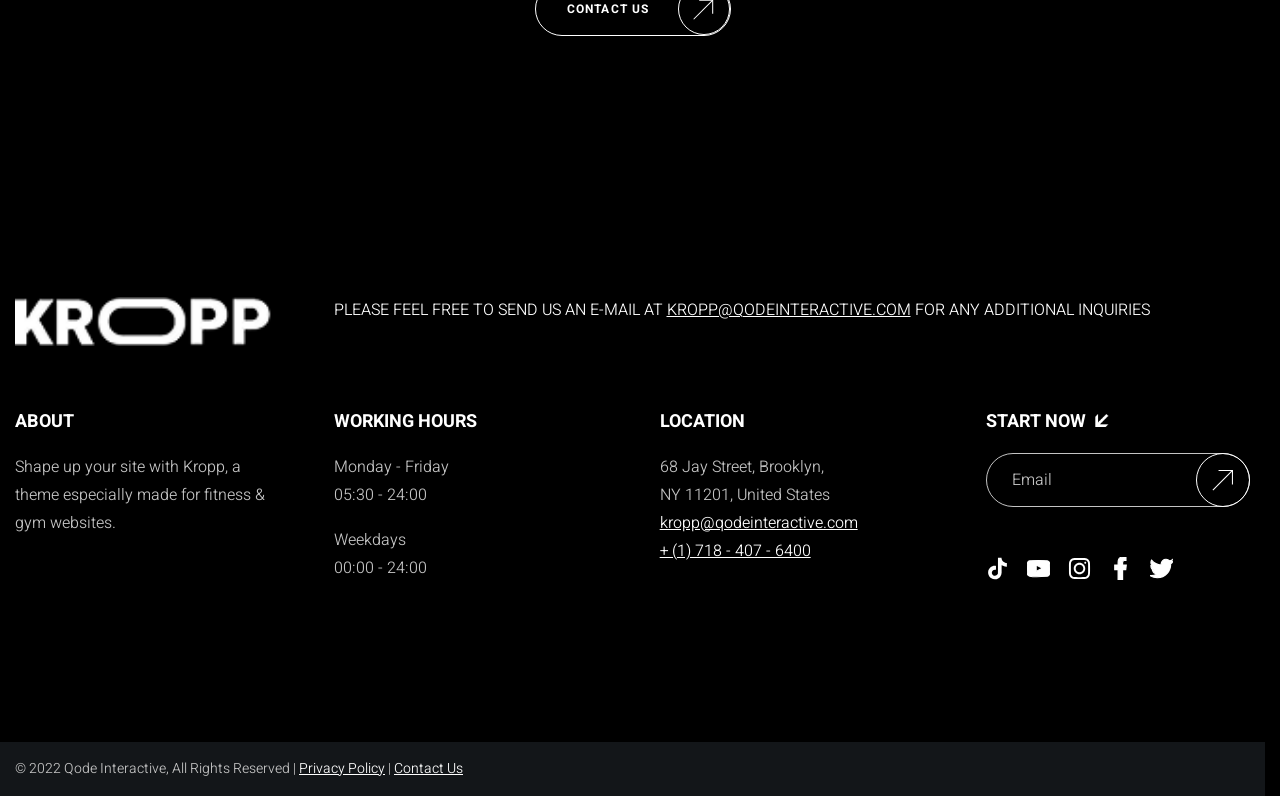
<file: shop.html>
<!DOCTYPE html>
<html lang="en">
<head>
    <meta charset="UTF-8">
    <meta name="viewport" content="width=device-width, initial-scale=1.0">
    <title>Kropp fitness — Shop</title>
    <link rel="stylesheet" href="style.css">
</head>
<body>
    <header class="header">
        <a href="index.html" class="header-logo">
            <img
        class="header-logo-image"
        src="images/logo.png"
        alt="Kropp Logo"
        width="135" height="25" loading="lazy"
        />
        </a>
        <nav class="header-menu">
            <ul class="header-menu-list">
                <li class="header-menu-item">
                    <a href="index.html" class="header-menu-link">Home</a>
                </li>
                <li class="header-menu-item">
                    <a href="pages.html" class="header-menu-link">Pages</a>
                </li>
                <li class="header-menu-item">
                    <a href="portfolio.html" class="header-menu-link">Portfolio</a>
                </li>
                <li class="header-menu-item">
                    <a href="blog.html" class="header-menu-link">Blog</a>
                </li>
                <li class="header-menu-item">
                    <a href="shop.html" class="header-menu-link is-current">Shop</a>
                </li>
            </ul>
        </nav>
        <div class="header-actions">
            <button
            class="header-book-button button"
            type="button"
            >
            Book now
        </button>
        <button
        class="header-burger-button"
        type="button"
        title="Open menu"
        >
        <span class="visually-hidden">Open menu</span>
        <span class="header-burger-button-line"></span>
        <span class="header-burger-button-line"></span>
        <span class="header-burger-button-line"></span>
    </button>
        </div>
    </header>
    <main class="content">
        <h1 class="visually-hidden">Kropp Fitness Shop</h1>
        <section class="page-hero">
            <h2 class="page-hero-title title-big backdrop-title centered"
            data-title="Store">
                Our shop
            </h2>
            <div class="page-hero-description section-description">
                <p>Memberships and programs for every goal</p>
            </div>
        </section>
        <section class="shop container">
            <h2 class="visually-hidden">Products</h2>
            <ul class="shop-list">
                <li class="shop-item">
                    <article class="shop-card">
                        <img
                        src="./images/training-types/1.svg"
                        alt=""
                        class="shop-card-image"
                        width="150" height="140" loading="lazy">
                        <h3 class="shop-card-title">Maxpump program</h3>
                        <div class="shop-card-price">$59</div>
                        <button class="shop-card-button button" type="button">Add to cart</button>
                    </article>
                </li>
                <li class="shop-item">
                    <article class="shop-card">
                        <img
                        src="./images/training-types/2.svg"
                        alt=""
                        class="shop-card-image"
                        width="150" height="140" loading="lazy">
                        <h3 class="shop-card-title">Aron gym pass</h3>
                        <div class="shop-card-price">$49</div>
                        <button class="shop-card-button button" type="button">Add to cart</button>
                    </article>
                </li>
                <li class="shop-item">
                    <article class="shop-card">
                        <img
                        src="./images/training-types/3.svg"
                        alt=""
                        class="shop-card-image"
                        width="150" height="140" loading="lazy">
                        <h3 class="shop-card-title">Fit & tone course</h3>
                        <div class="shop-card-price">$39</div>
                        <button class="shop-card-button button" type="button">Add to cart</button>
                    </article>
                </li>
                <li class="shop-item">
                    <article class="shop-card">
                        <img
                        src="./images/training-types/4.svg"
                        alt=""
                        class="shop-card-image"
                        width="150" height="140" loading="lazy">
                        <h3 class="shop-card-title">Forza program</h3>
                        <div class="shop-card-price">$69</div>
                        <button class="shop-card-button button" type="button">Add to cart</button>
                    </article>
                </li>
                <li class="shop-item">
                    <article class="shop-card">
                        <img
                        src="./images/training-types/5.svg"
                        alt=""
                        class="shop-card-image"
                        width="150" height="140" loading="lazy">
                        <h3 class="shop-card-title">Balance fitness</h3>
                        <div class="shop-card-price">$45</div>
                        <button class="shop-card-button button" type="button">Add to cart</button>
                    </article>
                </li>
                <li class="shop-item">
                    <article class="shop-card">
                        <img
                        src="./images/training-types/6.svg"
                        alt=""
                        class="shop-card-image"
                        width="150" height="140" loading="lazy">
                        <h3 class="shop-card-title">Body sculpt plan</h3>
                        <div class="shop-card-price">$55</div>
                        <button class="shop-card-button button" type="button">Add to cart</button>
                    </article>
                </li>
            </ul>
        </section>
        <section class="cta">
            <div class="cta-inner container">
                <h2 class="cta-title title-medium backdrop-title centered"
                data-title="Gift">
                    Not sure what to pick?
                </h2>
                <div class="cta-description section-description">
                    <p>Talk to our team and find your perfect plan</p>
                </div>
                <a href="index.html" class="cta-button button transparent">Contact us</a>
            </div>
        </section>
    </main>
    <footer class="footer">
        <div class="footer-main">
            <div class="footer-main-inner container">
                <header class="footer-header">
                    <a href="index.html" class="footer-logo">
                        <img
                    class="footer-logo-image"
                    src="images/logo.png"
                    alt="Kropp Logo"
                    width="270" height="50" loading="lazy"
                    />
                    </a>
                    <p class="footer-description section-description">
                        please feel free to send us an e-mail at <a href="mailto:kropp@qodeinteractive.com">kropp@qodeinteractive.com</a> For any additional inquiries
                    </p>
                </header>
                <div class="footer-body">
                    <div class="footer-column">
                        <h2 class="footer-column-title">About</h2>
                        <p class="footer-about">
                            Shape up your site with Kropp, a theme especially made for fitness & gym websites.
                        </p>
                    </div>
                    <div class="footer-column">
                        <h2 class="footer-column-title">Working hours</h2>
                        <div class="footer-schedule">
                            Monday - Friday <br>
                            <time datetime="05:30/24:00">05:30 - 24:00</time>
                        </div>
                        <div class="footer-schedule">
                            Weekdays <br>
                            <time datetime="00:00/24:00">00:00 - 24:00</time>
                        </div>
                    </div>
                    <div class="footer-column">
                        <h2 class="footer-column-title">Location</h2>
                        <address class="footer-address">
                            68 Jay Street, Brooklyn, <br>
                            NY 11201, United States
                        </address>
                        <div class="footer-contacts">
                            <ul class="footer-contacts-list">
                                <li class="footer-contacts-item">
                                    <a href="mailto:kropp@qodeinteractive.com" class="footer-contacts-link">kropp@qodeinteractive.com</a>
                                </li>
                                <li class="footer-contacts-item">
                                    <a href="tel:+17184076400 " class="footer-contacts-number">+ (1) 718 - 407 - 6400</a>
                                </li>
                            </ul>
                        </div>
                    </div>
                    <div class="footer-column">
                        <h2 class="footer-column-title has-arrow">Start now</h2>
                        <form class="footer-subscribe">
                            <label class="visually-hidden" for="subsribe-email">Email</label>
                            <input
                            type="email"
                            placeholder="Email"
                            class="footer-subscribe-input input"
                            id="subsribe-email">
                            <button
                            class="footer-subscribe-button"
                            type="submit"
                            title="Subscribe"
                            >
                            <span class="visually-hidden">Subscribe</span>
                            </button>
                        </form>
                        <div class="footer-soc1als">
                            <ul class="footer-soc1als-list">
                                <li class="footer-soc1als-item">
                                    <a href="/" target="_blank" class="footer-soc1als-link">
                                        <svg fill="#000000" viewBox="0 0 32 32" version="1.1" xmlns="http://www.w3.org/2000/svg">
                                            <path fill="black" d="M16.656 1.029c1.637-0.025 3.262-0.012 4.886-0.025 0.054 2.031 0.878 3.859 2.189 5.213l-0.002-0.002c1.411 1.271 3.247 2.095 5.271 2.235l0.028 0.002v5.036c-1.912-0.048-3.71-0.489-5.331-1.247l0.082 0.034c-0.784-0.377-1.447-0.764-2.077-1.196l0.052 0.034c-0.012 3.649 0.012 7.298-0.025 10.934-0.103 1.853-0.719 3.543-1.707 4.954l0.020-0.031c-1.652 2.366-4.328 3.919-7.371 4.011l-0.014 0c-0.123 0.006-0.268 0.009-0.414 0.009-1.73 0-3.347-0.482-4.725-1.319l0.040 0.023c-2.508-1.509-4.238-4.091-4.558-7.094l-0.004-0.041c-0.025-0.625-0.037-1.25-0.012-1.862 0.49-4.779 4.494-8.476 9.361-8.476 0.547 0 1.083 0.047 1.604 0.136l-0.056-0.008c0.025 1.849-0.050 3.699-0.050 5.548-0.423-0.153-0.911-0.242-1.42-0.242-1.868 0-3.457 1.194-4.045 2.861l-0.009 0.030c-0.133 0.427-0.21 0.918-0.21 1.426 0 0.206 0.013 0.41 0.037 0.61l-0.002-0.024c0.332 2.046 2.086 3.59 4.201 3.59 0.061 0 0.121-0.001 0.181-0.004l-0.009 0c1.463-0.044 2.733-0.831 3.451-1.994l0.010-0.018c0.267-0.372 0.45-0.822 0.511-1.311l0.001-0.014c0.125-2.237 0.075-4.461 0.087-6.698 0.012-5.036-0.012-10.060 0.025-15.083z"></path>
                                            </svg>
                                    </a>
                                </li>
                                <li class="footer-soc1als-item">
                                    <a href="/" target="_blank" class="footer-soc1als-link">
                                        <svg viewBox="0 -3 20 20" version="1.1" xmlns="http://www.w3.org/2000/svg" xmlns:xlink="http://www.w3.org/1999/xlink">
                                            <g id="Page-1" stroke="none" stroke-width="1" fill="none" fill-rule="evenodd">
                                                <g id="Dribbble-Light-Preview" transform="translate(-300.000000, -7442.000000)" fill="#000000">
                                                    <g id="icons" transform="translate(56.000000, 160.000000)">
                                                        <path d="M251.988432,7291.58588 L251.988432,7285.97425 C253.980638,7286.91168 255.523602,7287.8172 257.348463,7288.79353 C255.843351,7289.62824 253.980638,7290.56468 251.988432,7291.58588 M263.090998,7283.18289 C262.747343,7282.73013 262.161634,7282.37809 261.538073,7282.26141 C259.705243,7281.91336 248.270974,7281.91237 246.439141,7282.26141 C245.939097,7282.35515 245.493839,7282.58153 245.111335,7282.93357 C243.49964,7284.42947 244.004664,7292.45151 244.393145,7293.75096 C244.556505,7294.31342 244.767679,7294.71931 245.033639,7294.98558 C245.376298,7295.33761 245.845463,7295.57995 246.384355,7295.68865 C247.893451,7296.0008 255.668037,7296.17532 261.506198,7295.73552 C262.044094,7295.64178 262.520231,7295.39147 262.895762,7295.02447 C264.385932,7293.53455 264.28433,7285.06174 263.090998,7283.18289" id="youtube-[#168]">

                                        </path>
                                                    </g>
                                                </g>
                                            </g>
                                        </svg>
                                    </a>
                                </li>
                                <li class="footer-soc1als-item">
                                    <a href="/" target="_blank" class="footer-soc1als-link">
                                        <svg viewBox="0 0 24 24" fill="none" xmlns="http://www.w3.org/2000/svg">
                                            <path fill-rule="evenodd" clip-rule="evenodd" d="M12 18C15.3137 18 18 15.3137 18 12C18 8.68629 15.3137 6 12 6C8.68629 6 6 8.68629 6 12C6 15.3137 8.68629 18 12 18ZM12 16C14.2091 16 16 14.2091 16 12C16 9.79086 14.2091 8 12 8C9.79086 8 8 9.79086 8 12C8 14.2091 9.79086 16 12 16Z" fill="#0F0F0F"/>
                                            <path d="M18 5C17.4477 5 17 5.44772 17 6C17 6.55228 17.4477 7 18 7C18.5523 7 19 6.55228 19 6C19 5.44772 18.5523 5 18 5Z" fill="#0F0F0F"/>
                                            <path fill-rule="evenodd" clip-rule="evenodd" d="M1.65396 4.27606C1 5.55953 1 7.23969 1 10.6V13.4C1 16.7603 1 18.4405 1.65396 19.7239C2.2292 20.8529 3.14708 21.7708 4.27606 22.346C5.55953 23 7.23969 23 10.6 23H13.4C16.7603 23 18.4405 23 19.7239 22.346C20.8529 21.7708 21.7708 20.8529 22.346 19.7239C23 18.4405 23 16.7603 23 13.4V10.6C23 7.23969 23 5.55953 22.346 4.27606C21.7708 3.14708 20.8529 2.2292 19.7239 1.65396C18.4405 1 16.7603 1 13.4 1H10.6C7.23969 1 5.55953 1 4.27606 1.65396C3.14708 2.2292 2.2292 3.14708 1.65396 4.27606ZM13.4 3H10.6C8.88684 3 7.72225 3.00156 6.82208 3.0751C5.94524 3.14674 5.49684 3.27659 5.18404 3.43597C4.43139 3.81947 3.81947 4.43139 3.43597 5.18404C3.27659 5.49684 3.14674 5.94524 3.0751 6.82208C3.00156 7.72225 3 8.88684 3 10.6V13.4C3 15.1132 3.00156 16.2777 3.0751 17.1779C3.14674 18.0548 3.27659 18.5032 3.43597 18.816C3.81947 19.5686 4.43139 20.1805 5.18404 20.564C5.49684 20.7234 5.94524 20.8533 6.82208 20.9249C7.72225 20.9984 8.88684 21 10.6 21H13.4C15.1132 21 16.2777 20.9984 17.1779 20.9249C18.0548 20.8533 18.5032 20.7234 18.816 20.564C19.5686 20.1805 20.1805 19.5686 20.564 18.816C20.7234 18.5032 20.8533 18.0548 20.9249 17.1779C20.9984 16.2777 21 15.1132 21 13.4V10.6C21 8.88684 20.9984 7.72225 20.9249 6.82208C20.8533 5.94524 20.7234 5.49684 20.564 5.18404C20.1805 4.43139 19.5686 3.81947 18.816 3.43597C18.5032 3.27659 18.0548 3.14674 17.1779 3.0751C16.2777 3.00156 15.1132 3 13.4 3Z" fill="#0F0F0F"/>
                                            </svg>
                                    </a>
                                </li>
                                <li class="footer-soc1als-item">
                                    <a href="/" target="_blank" class="footer-soc1als-link">
                                        <svg viewBox="-5 0 20 20" version="1.1" xmlns="http://www.w3.org/2000/svg" xmlns:xlink="http://www.w3.org/1999/xlink">
                                            <g id="Page-1" stroke="none" stroke-width="1" fill="none" fill-rule="evenodd">
                                                <g id="Dribbble-Light-Preview" transform="translate(-385.000000, -7399.000000)" fill="#000000">
                                                    <g id="icons" transform="translate(56.000000, 160.000000)">
                                                        <path d="M335.821282,7259 L335.821282,7250 L338.553693,7250 L339,7246 L335.821282,7246 L335.821282,7244.052 C335.821282,7243.022 335.847593,7242 337.286884,7242 L338.744689,7242 L338.744689,7239.14 C338.744689,7239.097 337.492497,7239 336.225687,7239 C333.580004,7239 331.923407,7240.657 331.923407,7243.7 L331.923407,7246 L329,7246 L329,7250 L331.923407,7250 L331.923407,7259 L335.821282,7259 Z" id="facebook-[#176]">

                                        </path>
                                                    </g>
                                                </g>
                                            </g>
                                        </svg>
                                    </a>
                                </li>
                                <li class="footer-soc1als-item">
                                    <a href="/" target="_blank" class="footer-soc1als-link">
                                        <svg viewBox="0 -2 20 20" version="1.1" xmlns="http://www.w3.org/2000/svg" xmlns:xlink="http://www.w3.org/1999/xlink">
                                            <g id="Page-1" stroke="none" stroke-width="1" fill="none" fill-rule="evenodd">
                                                <g id="Dribbble-Light-Preview" transform="translate(-60.000000, -7521.000000)" fill="#000000">
                                                    <g id="icons" transform="translate(56.000000, 160.000000)">
                                                        <path d="M10.29,7377 C17.837,7377 21.965,7370.84365 21.965,7365.50546 C21.965,7365.33021 21.965,7365.15595 21.953,7364.98267 C22.756,7364.41163 23.449,7363.70276 24,7362.8915 C23.252,7363.21837 22.457,7363.433 21.644,7363.52751 C22.5,7363.02244 23.141,7362.2289 23.448,7361.2926 C22.642,7361.76321 21.761,7362.095 20.842,7362.27321 C19.288,7360.64674 16.689,7360.56798 15.036,7362.09796 C13.971,7363.08447 13.518,7364.55538 13.849,7365.95835 C10.55,7365.79492 7.476,7364.261 5.392,7361.73762 C4.303,7363.58363 4.86,7365.94457 6.663,7367.12996 C6.01,7367.11125 5.371,7366.93797 4.8,7366.62489 L4.8,7366.67608 C4.801,7368.5989 6.178,7370.2549 8.092,7370.63591 C7.488,7370.79836 6.854,7370.82199 6.24,7370.70483 C6.777,7372.35099 8.318,7373.47829 10.073,7373.51078 C8.62,7374.63513 6.825,7375.24554 4.977,7375.24358 C4.651,7375.24259 4.325,7375.22388 4,7375.18549 C5.877,7376.37088 8.06,7377 10.29,7376.99705" id="twitter-[#154]">

                                        </path>
                                                    </g>
                                                </g>
                                            </g>
                                        </svg>
                                    </a>
                                </li>
                            </ul>
                        </div>
                    </div>
                </div>
            </div>
        </div>
        <div class="footer-extra">
            <div class="footer-extra-inner container">
                <div class="footer-copyright">© <time datetime="2022">2022</time> Qode Interactive, All Rights Reserved | <a href="/">Privacy Policy</a> | <a href="/">Contact Us</a></div>
            </div>
        </div>
    </footer>
</body>
</html>
</file>
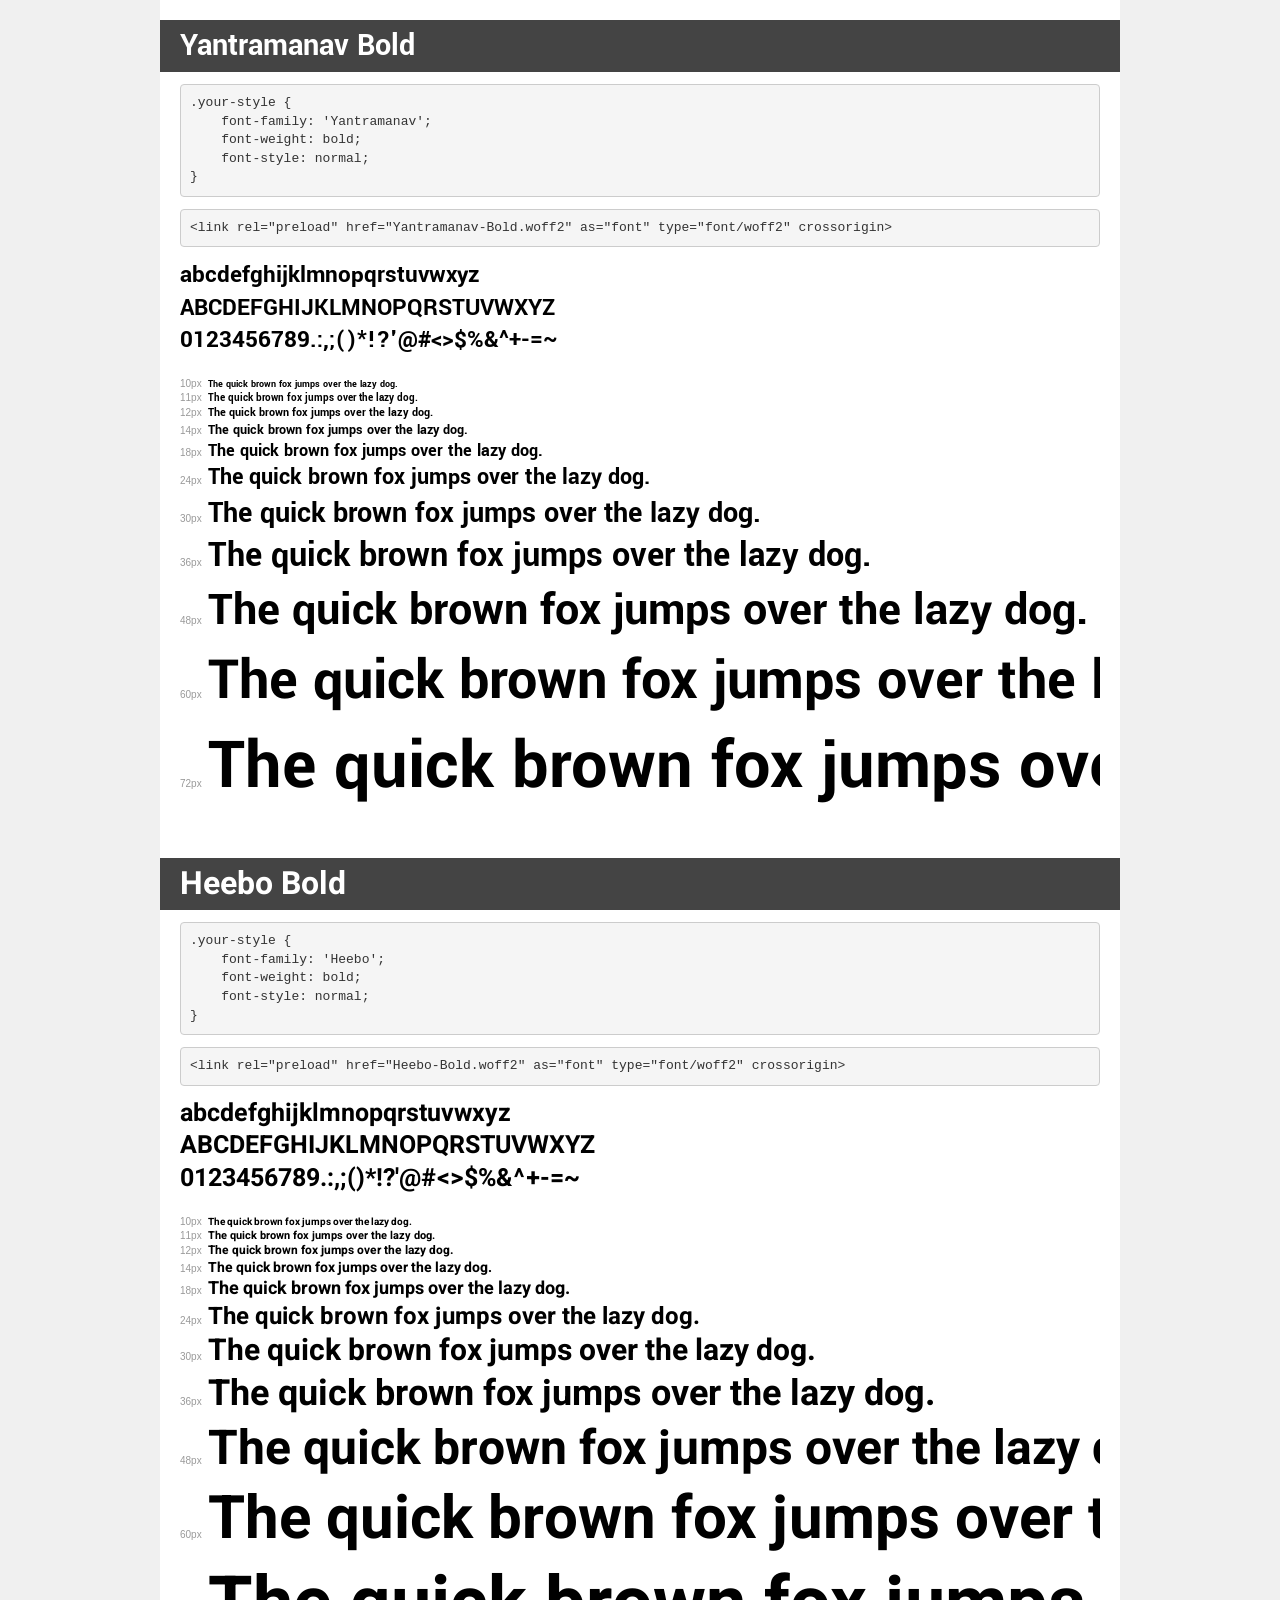
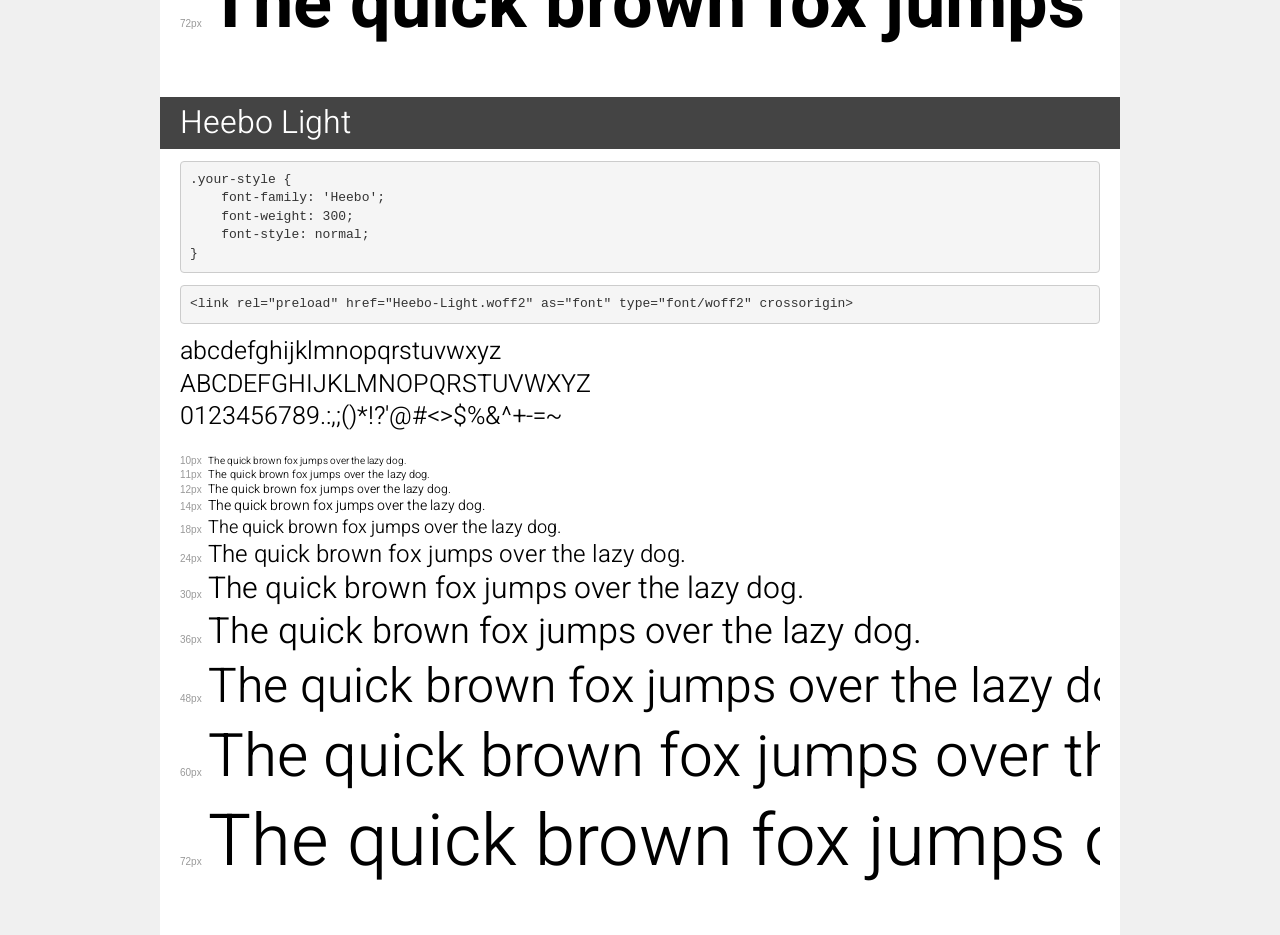
<file: fonts/transfonter.org-20250313-192525/demo.html>
<!DOCTYPE html>
<html lang="en">
<head>
    <meta charset="utf-8">
    <meta http-equiv="X-UA-Compatible" content="IE=edge">
    <meta name="viewport" content="width=device-width, initial-scale=1">
    <meta name="robots" content="noindex, noarchive">
    <meta name="format-detection" content="telephone=no">
    <title>Transfonter demo</title>
    <link href="stylesheet.css" rel="stylesheet">
    <style>
        /*
        http://meyerweb.com/eric/tools/css/reset/
        v2.0 | 20110126
        License: none (public domain)
        */
        html, body, div, span, applet, object, iframe,
        h1, h2, h3, h4, h5, h6, p, blockquote, pre,
        a, abbr, acronym, address, big, cite, code,
        del, dfn, em, img, ins, kbd, q, s, samp,
        small, strike, strong, sub, sup, tt, var,
        b, u, i, center,
        dl, dt, dd, ol, ul, li,
        fieldset, form, label, legend,
        table, caption, tbody, tfoot, thead, tr, th, td,
        article, aside, canvas, details, embed,
        figure, figcaption, footer, header, hgroup,
        menu, nav, output, ruby, section, summary,
        time, mark, audio, video {
            margin: 0;
            padding: 0;
            border: 0;
            font-size: 100%;
            font: inherit;
            vertical-align: baseline;
        }
        /* HTML5 display-role reset for older browsers */
        article, aside, details, figcaption, figure,
        footer, header, hgroup, menu, nav, section {
            display: block;
        }
        body {
            line-height: 1;
        }
        ol, ul {
            list-style: none;
        }
        blockquote, q {
            quotes: none;
        }
        blockquote:before, blockquote:after,
        q:before, q:after {
            content: '';
            content: none;
        }
        table {
            border-collapse: collapse;
            border-spacing: 0;
        }
        /* demo styles */
        body {
            background: #f0f0f0;
            color: #000;
        }
        .page {
            background: #fff;
            width: 920px;
            margin: 0 auto;
            padding: 20px 20px 0 20px;
            overflow: hidden;
        }
        .font-container {
            overflow-x: auto;
            overflow-y: hidden;
            margin-bottom: 40px;
            line-height: 1.3;
            white-space: nowrap;
            padding-bottom: 5px;
        }
        h1 {
            position: relative;
            background: #444;
            font-size: 32px;
            color: #fff;
            padding: 10px 20px;
            margin: 0 -20px 12px -20px;
        }
        .letters {
            font-size: 25px;
            margin-bottom: 20px;
        }
        .s10:before {
            content: '10px';
        }
        .s11:before {
            content: '11px';
        }
        .s12:before {
            content: '12px';
        }
        .s14:before {
            content: '14px';
        }
        .s18:before {
            content: '18px';
        }
        .s24:before {
            content: '24px';
        }
        .s30:before {
            content: '30px';
        }
        .s36:before {
            content: '36px';
        }
        .s48:before {
            content: '48px';
        }
        .s60:before {
            content: '60px';
        }
        .s72:before {
            content: '72px';
        }
        .s10:before, .s11:before, .s12:before, .s14:before,
        .s18:before, .s24:before, .s30:before, .s36:before,
        .s48:before, .s60:before, .s72:before {
            font-family: Arial, sans-serif;
            font-size: 10px;
            font-weight: normal;
            font-style: normal;
            color: #999;
            padding-right: 6px;
        }
        pre {
            display: block;
            padding: 9px;
            margin: 0 0 12px;
            font-family: Monaco, Menlo, Consolas, "Courier New", monospace;
            font-size: 13px;
            line-height: 1.428571429;
            color: #333;
            font-weight: normal;
            font-style: normal;
            background-color: #f5f5f5;
            border: 1px solid #ccc;
            overflow-x: auto;
            border-radius: 4px;
        }
        /* responsive */
        @media (max-width: 959px) {
            .page {
                width: auto;
                margin: 0;
            }
        }
    </style>
</head>
<body>
<div class="page">
    <div class="demo">
        <h1 style="font-family: 'Yantramanav'; font-weight: bold; font-style: normal;">Yantramanav Bold</h1>
        <pre title="Usage">.your-style {
    font-family: 'Yantramanav';
    font-weight: bold;
    font-style: normal;
}</pre>
        <pre title="Preload (optional)">
&lt;link rel=&quot;preload&quot; href=&quot;Yantramanav-Bold.woff2&quot; as=&quot;font&quot; type=&quot;font/woff2&quot; crossorigin&gt;</pre>
        <div class="font-container" style="font-family: 'Yantramanav'; font-weight: bold; font-style: normal;">
            <p class="letters">
                abcdefghijklmnopqrstuvwxyz<br>
ABCDEFGHIJKLMNOPQRSTUVWXYZ<br>
                0123456789.:,;()*!?'@#&lt;&gt;$%&^+-=~
            </p>
            <p class="s10" style="font-size: 10px;">The quick brown fox jumps over the lazy dog.</p>
            <p class="s11" style="font-size: 11px;">The quick brown fox jumps over the lazy dog.</p>
            <p class="s12" style="font-size: 12px;">The quick brown fox jumps over the lazy dog.</p>
            <p class="s14" style="font-size: 14px;">The quick brown fox jumps over the lazy dog.</p>
            <p class="s18" style="font-size: 18px;">The quick brown fox jumps over the lazy dog.</p>
            <p class="s24" style="font-size: 24px;">The quick brown fox jumps over the lazy dog.</p>
            <p class="s30" style="font-size: 30px;">The quick brown fox jumps over the lazy dog.</p>
            <p class="s36" style="font-size: 36px;">The quick brown fox jumps over the lazy dog.</p>
            <p class="s48" style="font-size: 48px;">The quick brown fox jumps over the lazy dog.</p>
            <p class="s60" style="font-size: 60px;">The quick brown fox jumps over the lazy dog.</p>
            <p class="s72" style="font-size: 72px;">The quick brown fox jumps over the lazy dog.</p>
        </div>
    </div>

    <div class="demo">
        <h1 style="font-family: 'Heebo'; font-weight: bold; font-style: normal;">Heebo Bold</h1>
        <pre title="Usage">.your-style {
    font-family: 'Heebo';
    font-weight: bold;
    font-style: normal;
}</pre>
        <pre title="Preload (optional)">
&lt;link rel=&quot;preload&quot; href=&quot;Heebo-Bold.woff2&quot; as=&quot;font&quot; type=&quot;font/woff2&quot; crossorigin&gt;</pre>
        <div class="font-container" style="font-family: 'Heebo'; font-weight: bold; font-style: normal;">
            <p class="letters">
                abcdefghijklmnopqrstuvwxyz<br>
ABCDEFGHIJKLMNOPQRSTUVWXYZ<br>
                0123456789.:,;()*!?'@#&lt;&gt;$%&^+-=~
            </p>
            <p class="s10" style="font-size: 10px;">The quick brown fox jumps over the lazy dog.</p>
            <p class="s11" style="font-size: 11px;">The quick brown fox jumps over the lazy dog.</p>
            <p class="s12" style="font-size: 12px;">The quick brown fox jumps over the lazy dog.</p>
            <p class="s14" style="font-size: 14px;">The quick brown fox jumps over the lazy dog.</p>
            <p class="s18" style="font-size: 18px;">The quick brown fox jumps over the lazy dog.</p>
            <p class="s24" style="font-size: 24px;">The quick brown fox jumps over the lazy dog.</p>
            <p class="s30" style="font-size: 30px;">The quick brown fox jumps over the lazy dog.</p>
            <p class="s36" style="font-size: 36px;">The quick brown fox jumps over the lazy dog.</p>
            <p class="s48" style="font-size: 48px;">The quick brown fox jumps over the lazy dog.</p>
            <p class="s60" style="font-size: 60px;">The quick brown fox jumps over the lazy dog.</p>
            <p class="s72" style="font-size: 72px;">The quick brown fox jumps over the lazy dog.</p>
        </div>
    </div>

    <div class="demo">
        <h1 style="font-family: 'Heebo'; font-weight: 300; font-style: normal;">Heebo Light</h1>
        <pre title="Usage">.your-style {
    font-family: 'Heebo';
    font-weight: 300;
    font-style: normal;
}</pre>
        <pre title="Preload (optional)">
&lt;link rel=&quot;preload&quot; href=&quot;Heebo-Light.woff2&quot; as=&quot;font&quot; type=&quot;font/woff2&quot; crossorigin&gt;</pre>
        <div class="font-container" style="font-family: 'Heebo'; font-weight: 300; font-style: normal;">
            <p class="letters">
                abcdefghijklmnopqrstuvwxyz<br>
ABCDEFGHIJKLMNOPQRSTUVWXYZ<br>
                0123456789.:,;()*!?'@#&lt;&gt;$%&^+-=~
            </p>
            <p class="s10" style="font-size: 10px;">The quick brown fox jumps over the lazy dog.</p>
            <p class="s11" style="font-size: 11px;">The quick brown fox jumps over the lazy dog.</p>
            <p class="s12" style="font-size: 12px;">The quick brown fox jumps over the lazy dog.</p>
            <p class="s14" style="font-size: 14px;">The quick brown fox jumps over the lazy dog.</p>
            <p class="s18" style="font-size: 18px;">The quick brown fox jumps over the lazy dog.</p>
            <p class="s24" style="font-size: 24px;">The quick brown fox jumps over the lazy dog.</p>
            <p class="s30" style="font-size: 30px;">The quick brown fox jumps over the lazy dog.</p>
            <p class="s36" style="font-size: 36px;">The quick brown fox jumps over the lazy dog.</p>
            <p class="s48" style="font-size: 48px;">The quick brown fox jumps over the lazy dog.</p>
            <p class="s60" style="font-size: 60px;">The quick brown fox jumps over the lazy dog.</p>
            <p class="s72" style="font-size: 72px;">The quick brown fox jumps over the lazy dog.</p>
        </div>
    </div>

</div>
</body>
</html>
</file>
<file: style.css>
@font-face {
    font-family: 'Heebo';
    src: url('./fonts/transfonter.org-20250313-192525/Heebo-Light.woff2') format('woff2');
    font-weight: 300;
    font-style: normal;
    font-display: swap;
}
@font-face {
    font-family: 'Heebo';
    src: url('./fonts/transfonter.org-20250313-192525/Heebo-Bold.woff2') format('woff2');
    font-weight: 700;
    font-style: normal;
    font-display: swap;
}
@font-face {
    font-family: 'Yantramanav';
    src: url('./fonts/transfonter.org-20250313-192525/Yantramanav-Bold.woff2') format('woff2');
    font-weight: 300;
    font-style: normal;
    font-display: swap;
}
/**
  Нормализация блочной модели
 */
 *,
 ::before,
 ::after {
   box-sizing: border-box;
 }
 
 /**
   Убираем внутренние отступы слева тегам списков,
   у которых есть атрибут class
  */
 :where(ul, ol):where([class]) {
   padding-left: 0;
 }
 
 /**
   Убираем внешние отступы body и двум другим тегам,
   у которых есть атрибут class
  */
 body,
 :where(blockquote, figure):where([class]) {
   margin: 0;
 }
 
 /**
   Убираем внешние отступы вертикали нужным тегам,
   у которых есть атрибут class
  */
 :where(
   h1,
   h2,
   h3,
   h4,
   h5,
   h6,
   p,
   ul,
   ol,
   dl
 ):where([class]) {
   margin-block: 0;
 }
 
 :where(dd[class]) {
   margin-left: 0;
 }
 
 :where(fieldset[class]) {
   margin-left: 0;
   padding: 0;
   border: none;
 }
 
 /**
   Убираем стандартный маркер маркированному списку,
   у которого есть атрибут class
  */
 :where(ul[class]) {
   list-style: none;
 }
 
 :where(address[class]) {
   font-style: normal;
 }
 
 /**
   Обнуляем вертикальные внешние отступы параграфа,
   объявляем локальную переменную для внешнего отступа вниз,
   чтобы избежать взаимодействие с более сложным селектором
  */
 p {
   --paragraphMarginBottom: 24px;
 
   margin-block: 0;
 }
 
 /**
   Внешний отступ вниз для параграфа без атрибута class,
   который расположен не последним среди своих соседних элементов
  */
 p:where(:not([class]):not(:last-child)) {
   margin-bottom: var(--paragraphMarginBottom);
 }
 
 
 /**
   Упрощаем работу с изображениями и видео
  */
 img,
 video {
   display: block;
   max-width: 100%;
   height: auto;
 }
 
 /**
   Наследуем свойства шрифт для полей ввода
  */
 input,
 textarea,
 select,
 button {
   font: inherit;
 }
 
 html {
   /**
     Пригодится в большинстве ситуаций
     (когда, например, нужно будет "прижать" футер к низу сайта)
    */
   height: 100%;
   /**
     Убираем скачок интерфейса по горизонтали
     при появлении / исчезновении скроллбара
    */
   scrollbar-gutter: stable;
 }
 
 /**
   Плавный скролл
  */
 html,
 :has(:target) {
   scroll-behavior: smooth;
 }
 
 body {
   /**
     Пригодится в большинстве ситуаций
     (когда, например, нужно будет "прижать" футер к низу сайта)
    */
   min-height: 100%;
   /**
     Унифицированный интерлиньяж
    */
   line-height: 1.5;
 }
 
 /**
   Нормализация высоты элемента ссылки при его инспектировании в DevTools
  */
 a:where([class]) {
   display: inline-flex;
 }
 
 /**
   Курсор-рука при наведении на элемент
  */
 button,
 label {
   cursor: pointer;
 }
 
 /**
   Приводим к единому цвету svg-элементы
   (за исключением тех, у которых уже указан
   атрибут fill со значением 'none' или начинается с 'url')
  */
 :where([fill]:not(
   [fill="none"],
   [fill^="url"]
 )) {
   fill: currentColor;
 }
 
 /**
   Приводим к единому цвету svg-элементы
   (за исключением тех, у которых уже указан
   атрибут stroke со значением 'none')
  */
 :where([stroke]:not(
   [stroke="none"],
   [stroke^="url"]
 )) {
   stroke: currentColor;
 }
 
 /**
   Чиним баг задержки смены цвета при взаимодействии с svg-элементами
  */
 svg * {
   transition-property: fill, stroke;
 }
 
 /**
   Приведение рамок таблиц в классический 'collapse' вид
  */
 :where(table) {
   border-collapse: collapse;
   border-color: currentColor;
 }
 
 /**
   Удаляем все анимации и переходы для людей,
   которые предпочитают их не использовать
  */
 @media (prefers-reduced-motion: reduce) {
   *,
   ::before,
   ::after {
     animation-duration: 0.01ms !important;
     animation-iteration-count: 1 !important;
     transition-duration: 0.01ms !important;
     scroll-behavior: auto !important;
   }
 }

 :root {
    --color-dark: #000000;
    --color-dark-alternate: #131619;
    --color-light: #ffffff;
    --color-dark-gray: #404040;
    --color-light-gray: #C4C4C4;

    --border-radius: 30px;
    --border: 1px solid var(--color-light);

    --font-family-base: 'Heebo', 'sans-serif';
    --font-family-accemt: 'Yantramanav', 'sans-serif';

    --input-height: 54px;

    --container-width: 1300px;
    --container-padding-x: 15px;

    --transition-duration: 0.2s;

    --header-height: 90px;
 }

body {
    font-family: var(--font-family-base);
    font-weight: 300;
    font-size: 16px;
    line-height: 1.75;
    color: var(--color-light-gray);
    background-color: var(--color-dark);
}

svg *[fill] { fill: currentColor}
svg *[stroke] { stroke: currentColor}

a,
button,
input,
textarea,
svg * {
    transition-duration: var(--transition-duration);
}

svg * {
  transition-property: fill, stroke;
}

a {
    color: var(--color-light);
}

a:hover {
    color: var(--color-light-gray);
}

p {
  margin-block: 0;
}

p:not(class):not(:last-child) {
  margin-bottom: 24px;
}

.container {
    max-width: calc(var(--container-width) + var(--container-padding-x) * 2);
    margin-inline: auto;
    padding-inline: var(--container-padding-x);
}

.container-wide {
  max-width: 1920px;
  margin-inline: auto;
}

.visually-hidden {
  position: absolute !important;
  width: 1px !important;
  height: 1px !important;
  margin: -1px !important;
  border: 0 !important;
  padding: 0 !important;
  white-space: nowrap !important;
  clip-path: inset(100%) !important;
  clip: rect(0 0 0 0) !important;
  overflow: hidden !important;
}

h1, h2, h3, h4, h5, h6 {
    font-weight: 700;
    text-transform: uppercase;
    color: var(--color-light);
}

.title-medium {
  font-size: clamp(20px, 2.08vw, 40px);
  line-height: 1.3;
}

.title-big {
  font-size: clamp( 24px, 3.12vw, 60px);
  line-height: 1.2;
}

.section-description {
  font-size: 20px;
  line-height: 1.65;
  text-transform: uppercase;
  text-align: center;
  color: var(--color-light);
}

.backdrop-title {
  position: relative;
  z-index: 2;
}

.backdrop-title::before {
  content: '';
  display: block;
  position: absolute;
  right: calc(100% + 8px);
  width: 26px;
  height: 40px;
  background: url('./icons/Plus.svg') center/contain no-repeat;
}

.backdrop-title::after {
  content: attr(data-title);
  position: absolute;
  z-index: -1;
  top: -0.3em;
  left: -0.6em;
  font-family: var(--font-family-accemt);
  font-size: 2.8em;
  line-height: 1;
  color: transparent;
  -webkit-text-stroke: 1px var(--color-light-gray);
}

.backdrop-title.centered::after {
  top: -0.25em;
  left: 50%;
  translate: -50% 0;
}

.button {
    display: inline-flex;
    align-items: center;
    height: 38px;
    padding-inline: 26px;
    font-size: 12px;
    font-weight: 700;
    line-height: 2;
    letter-spacing: 1.2px;
    text-transform: uppercase;
    text-decoration: none;
    white-space: nowrap;
    background-color: var(--color-light);
    border: none;
    border-radius: var(--border-radius);
}

.button:hover {
    background-color: var(--color-light-gray);
}

.button.transparent {
  position: relative;
  height: var(--input-height);
  padding-left: 31px;
  padding-right: 80px;
  color: var(--color-light);
  background-color: transparent;
  border: var(--border)
}

.button.transparent::after {
  content: '';
  position: absolute;
  right: 0;
  height: 100%;
  aspect-ratio: 1;
  background: url('./icons/arrow-top-right.svg') center/70% no-repeat;
  border: var(--border);
  border-radius: 50%;
}

.button.transparent:hover {
  color: var(--color-dark);
  background-color: var(--color-light-gray);
}

.input {
  width: 100%;
  height: var(--input-height);
  padding-inline: 25px;
  color: var(--color-light);
  background-color: transparent;
  border: 1px solid var(--color-light-gray);
  border-radius: var(--border-radius);
}

input::placeholder,
select.input:invalid {
  color: var(--color-light-gray);
}

.input:hover {
  border-color: var(--color-light);
}

.input:focus {
  color: var(--color-dark);
  background-color: var(--color-light-gray);
  outline: none;
}

/* Chrome, Safari, Edge, Opera */
input::-webkit-outer-spin-button,
input::-webkit-inner-spin-button {
  -webkit-appearance: none;
  margin: 0;
}

/* Firefox */
input[type=number] {
  -moz-appearance: textfield;
}

.header {
    display: flex;
    justify-content: space-between;
    align-items: center;
    column-gap: 20px;
    min-height: var(--header-height);
    padding-inline: 32px;
    background-color: var(--color-dark-alternate);
}

.header-logo {
    flex-shrink: 0;
}

.header-menu-list {
    display: flex;
    flex-wrap: wrap;
    column-gap: 50px;
}

.header-menu-link {
    display: inline-flex;
    align-items: center;
    column-gap: 7px;
    height: var(--header-height);
    text-decoration: none;
    text-transform: uppercase;
    font-weight: 700;
    font-size: 12px;
    letter-spacing: 1.2px;
}

.header-menu-link.is-current::after {
    content: "";
    width: 5px;
    aspect-ratio: 1;
    background-color: currentColor;
    border-radius: 50%;
}

.header-actions {
    display: flex;
    column-gap: 40px;
}

.header-burger-button {
    display: inline-flex;
    flex-direction: column;
    justify-content: center;
    row-gap: 2px;
    width: 40px;
    aspect-ratio: 1;
    padding-left: 8px;
    color: var(--color-light);
    background-color: transparent;
    border: var(--border);
    border-radius: 50%;
}

.header-burger-button-line {
  width: 6px;
  height: 1px;
  background-color: currentColor;
  box-shadow: 17px 0 0 var(--color-light);
}

.header-burger-button-line:hover {
  color: var(--color-dark-gray);
  border-color: currentColor;
} 

.banner {
  display: flex;
  flex-direction: column;
  justify-content: end;
  align-items: center;
  min-height: calc(100vh - var(--header-height));
  padding: 36px 70px;
  color: var(--color-light);
  background-color: var(--color-dark-alternate);
}

.banner-body {
  text-transform: uppercase;
}

.banner-info {
  display: flex;
  align-items: end;
  font-size: clamp(16px, 1.56vw, 30px);
  line-height: 1.27;
  font-weight: 700;
}

.banner-info::before {
  content: "";
  width: clamp(60px, 10.1vw, 194px);
  aspect-ratio: 1;
  margin-right: 30px;
  background: url('./icons/bold-arrow-down-right.png') center/contain no-repeat;
}

.banner-title {
  font-size: min(18.75vw, 360px);
  line-height: 1;
}

.banner-pagination-list {
  display: flex;
  justify-content: center;
}

.banner-pagination-item {
  display: flex;
}

.banner-pagination-button {
  display: inline-flex;
  justify-content: center;
  align-items: center;
  padding: 7px;
  background-color: transparent;
  border: none;
}

.banner-pagination-button::after {
  content: '';
  width: 10px;
  aspect-ratio: 1;
  border: var(--border);
  border-radius: 50%;
  transition-duration: var(--transition-duration);
}

.banner-pagination-button.isCurrent::after {
  background-color: var(--color-light);
}

.banner-pagination-button:not(.isCurrent):hover::after{
  border-color: var(--color-light-gray);
}

.motivation-item:nth-child(even) {
  background-color: var(--color-dark-alternate);
}

.motivation-item:nth-child(even) .motivation-card {
  flex-direction: row-reverse;
}


.motivation-card {
  display: flex;
  justify-content: start;
  align-items: center;
  column-gap: clamp(30px, 10.42vw, 200px)
}

.motivation-card-body {
  padding-left: 35px;
}

.motivation-card-image {
  margin-block: -60px;
}

.motivation-card-title:not(:last-child) {
  margin-bottom: 1;
}

.motivation-card-description {
  max-width: 400px;
}

.motivation-card-description:not(:last-child) {
  margin-bottom: 37px;
}

.training-types {
  position: relative;
  padding-top: 70px;
  padding-bottom: 120px;
  background-color: var(--color-dark);
}

.trainig-types-list {
  display: grid;
  grid-template-columns: repeat(6, 1fr);
  gap: 60px;
}

.training-types-item {
  --trainigTypesItemBgIconSize: 80px;


  display: flex;
  flex-direction: column;
  align-items: center;
  row-gap: 32px;
  padding-top: var(--trainigTypesItemBgIconSize);
  background: url('./icons/transparent-arrow-bottom-left.svg') 100% 0/var(--trainigTypesItemBgIconSize) no-repeat;
}

.trainig-types-item-title {
  font-size: 16px;
}
.join-us {
  background-color: var(--color-dark-alternate);
}

.join-us-video-wrapper {
  position: relative;
  display: flex;
  justify-content: center;
  align-items: center;
  padding: 150px 30px;
  background: url('./images/join-us-bg.jpg') center/cover no-repeat var(--color-dark-alternate);
}

.join-us-video {
  width: 100%;
  max-width: 960px;
  height: auto;
}

.join-us-video-play-button {
  position: absolute;
  top: 50%;
  left: 50%;
  translate: -50% -50%;
  display: inline-flex;
  justify-content: center;
  align-items: center;
  column-gap: 4px;
  width: 200px;
  aspect-ratio: 1;
  font-size: 14px;
  font-weight: 700;
  text-transform: uppercase;
  color: var(--color-light);
  background-color: transparent;
  border: var(--border);
  border-radius: 50%;
}

.join-us-video-play-button::after {
  content: '';
  width: 26px;
  aspect-ratio: 1;
  background: url('./icons/arrow-top-right.svg') center/contain no-repeat;
}

.join-us-video-play-button:hover {
  color: var(--color-dark);
  background-color: var(--color-light-gray);
  transition-duration: var(--transition-duration);
}

.join-us-video-play-button:hover::after {
  filter: invert(1);
}

.join-us-body {
  padding-bottom: 150px; 
}

.join-us-title {
  position: relative;
  margin-top: -0.4em;
  font-size: clamp(64px, 9.37vw, 180px);
  line-height: 1;
  text-align: center;
}

.join-us-title::after {
  content: '';
  display: inline-flex;
  height: 0.7em;
  aspect-ratio: 1;
  margin-left: 0.14em;
  background: url('./icons/bold-arrow-down-right.png') center/contain no-repeat;
  scale: 1 -1;
}

.join-us-title:not(:last-child) {
  margin-bottom: 130px;
}

.join-us-form-header {
  display: flex;
  flex-direction: column;
  align-items: center;
  row-gap: 7px;
}

.join-us-form-header:not(:last-child) {
  margin-bottom: 52px;
}

.section-description {
  font-size: 16px;
}

.join-us-form-body {
  display: flex;
  justify-content: center;
  column-gap: 20px;
}

.join-us-form-input {
  max-width: 400px;
}

.location {
  display: grid;
  grid-template-columns: repeat(2, 1fr);
}

.location-map-image {
  height: auto;
}

.location-body {
  display: flex;
  flex-direction: column;
  justify-content: center;
  align-items: center;
  padding: 80px 15px;
  text-align: center;
}

.location-title:not(:last-child) {
  margin-bottom: 14px;
}

.location-description {
  max-width: 490px;
}

.location-description:not(:last-child) {
  margin-bottom: 37px;
}

.family {
  background-color: var(--color-dark-alternate);
}

.family-header {
  display: flex;
  flex-direction: column-reverse;
  align-items: center;
  row-gap: 7px;
  padding-top: 132px;
  padding-bottom: 62px;
  text-align: center;
} 
 
.family-body {
  display: flex;
  justify-content: center;
  align-items: center;
  column-gap: 26px;
  scroll-snap-type: x madatory;
  overflow-x: scroll;
}

.family-image {
  scroll-snap-align: start;
}

.calculate {
  padding-block: 146px;
  background-color: var(--color-dark-alternate);
}

.calculate-inner {
  display: flex;
  align-items: center;
  column-gap: 36px;
}

.calculate-body {
  flex-grow: 1;
  max-width: 627px;
}

.calculate-title:not(:last-child) {
  margin-bottom: 16px;
}

.calculate-description {
  max-width: 385px;
}

.calculate-description:not(:last-child) {
  margin-bottom: 30px;
}

.calculate-form-body {
  display: grid;
  grid-template-columns: repeat(2, 1fr);
  gap: 18px 30px;
}

.calculate-form-body:not(:last-child) {
  margin-bottom: 26px;
}

.calculate-input.wide {
  grid-column: -1 / 1;
}

.calculate-table-wrapper {
  position: relative;
  display: flex;
  justify-content: center;
  align-items: center;
  width: 100%;
  max-width: 610px;
}

.calculate-table-wrapper::before {
  content: '';
  position: absolute;
  top: 50%;
  left: 50%;
  translate: -50% -50%;
  width: 100%;
  aspect-ratio: 1;
  background-color: var(--color-dark);
  border-radius: 50%;
}

.calculate-table {
  position: relative;
  border-collapse: collapse;
}

.calculate-table :is(td, th) {
  padding-right: 30px;
}

.calculate-table :is(td, th):not(:first-child) {
  padding-left: 30px;
}

.calculate-table :is(td, th):not(:last-child) {
  border-right: 1px solid var(--color-light-gray);
}

.calculate-table tbody td {
  border-top: 1px solid var(--color-light-gray);
}

.calculate-table tbody tr:last-child td:first-child {
  position: relative;
}

.calculate-table tbody tr:last-child td:first-child::after {
  content: '';
  position: absolute;
  bottom: 0;
  right: 0;
  width: 70%;
  height: 1px;
  background-color: var(--color-light-gray);
}


.calculate-table th {
  padding-block: 20px;
  text-align: left;
  text-transform: uppercase;
  color: var(--color-light);
}

.calculate-table td {
  padding-block: 14px;
}

.calculate-table tfoot {
  color: var(--color-light);
}

.calculate-table tfoot td {
  padding-top: 33px;
  padding-bottom: 0;
}

.footer {
  --footerLogoWidth: 20.77%
}

.footer-main {
  padding-top: 141px;
  padding-bottom: 160px;
}

.footer-header,
.footer-body {
  display: grid;
  column-gap: 62px;
}

.footer-header {
  grid-template-columns: var(--footerLogoWidth) auto;
}

.footer-header:not(:last-child) {
  margin-bottom: 60px;
}

.footer-logo-image {
  height: auto;
}

.footer-description {
  text-align: left;
}

.footer-body {
  grid-template-columns: var(--footerLogoWidth) repeat(3, 1fr);
}

.footer-column-title {
  font-size: clamp(18px, 1.15vw, 22px);
}

.footer-column-title:not(:last-child) {
  margin-bottom: 15px;
}

.footer-schedule:not(:last-child) {
  margin-bottom: 17px;
}

.footer-adress {
  font-style: normal;
}

.footer-adress:not(:last-child) {
  margin-bottom: 37px;
}

.footer-column-title.has-arrow::after {
  content: '';
  display: inline-flex;
  height: 0.74em;
  aspect-ratio: 1;
  margin-left: 0.5em;
  background: url('./icons/bold-arrow-down-right.png') center/contain no-repeat;
  scale: -1 1;
}

.footer-subscribe {
  position: relative;
}

.footer-subscribe:not(:last-child) {
  margin-bottom: 50px;
}

.footer-subscribe-button {
  position: absolute;
  top: 0;
  right: 0;
  height: 100%;
  aspect-ratio: 1;
  background: url('./icons/arrow-top-right.svg') center/70% no-repeat;;
  border: var(--border);
  border-radius: 50%;
}

.footer-subscribe-button:hover {
  background-color: var(--color-light-gray);
}

.footer-subscribe-input {
  padding-right: 70px;
}

.footer-soc1als-list {
  display: flex;
  column-gap: 18px;
}

.footer-soc1als-link {
  display: flex;
  width: 23px;
}

.footer-extra {
  padding-block: 15px;
  background-color: var(--color-dark-alternate);
}

.footer-copyright {
  font-size: 14px;
}



.page-hero {
  display: flex;
  flex-direction: column;
  justify-content: center;
  align-items: center;
  row-gap: 16px;
  padding: 100px 15px 80px;
  text-align: center;
  background-color: var(--color-dark-alternate);
}

.about {
  padding-block: 100px;
}

.about-inner {
  display: flex;
  align-items: center;
  column-gap: clamp(30px, 10.42vw, 200px);
}

.about-body {
  flex-grow: 1;
  padding-left: 35px;
}

.about-title:not(:last-child) {
  margin-bottom: 14px;
}

.about-description {
  max-width: 490px;
}

.about-description:not(:last-child) {
  margin-bottom: 37px;
}

.about-image {
  width: 40%;
  height: auto;
  object-fit: cover;
}

.stats {
  padding-block: 70px;
  background-color: var(--color-dark-alternate);
}

.stats-list {
  display: grid;
  grid-template-columns: repeat(4, 1fr);
  gap: 30px;
  text-align: center;
}

.stats-value {
  font-family: var(--font-family-accemt);
  font-size: clamp(40px, 3.64vw, 70px);
  font-weight: 700;
  line-height: 1;
  color: var(--color-light);
}

.stats-label {
  margin-top: 10px;
  font-size: 14px;
  letter-spacing: 1.2px;
  text-transform: uppercase;
}

.team {
  padding-block: 100px;
  background-color: var(--color-dark-alternate);
}

.team-header {
  display: flex;
  flex-direction: column;
  align-items: center;
  row-gap: 7px;
  text-align: center;
}

.team-header:not(:last-child) {
  margin-bottom: 60px;
}

.team-list {
  display: grid;
  grid-template-columns: repeat(3, 1fr);
  gap: 30px;
}

.team-card {
  text-align: center;
}

.team-card-image {
  width: 100%;
  aspect-ratio: 3 / 4;
  object-fit: cover;
}

.team-card-name {
  margin-top: 24px;
  font-size: 20px;
}

.team-card-role {
  font-size: 14px;
  letter-spacing: 1.2px;
  text-transform: uppercase;
}

.cta {
  padding-block: 120px;
}

.cta-inner {
  display: flex;
  flex-direction: column;
  align-items: center;
  row-gap: 20px;
  text-align: center;
}

.cta-button {
  margin-top: 17px;
}

.portfolio {
  padding-block: 100px;
}

.portfolio-list {
  display: grid;
  grid-template-columns: repeat(4, 1fr);
  gap: 26px;
}

.portfolio-card {
  position: relative;
  display: block;
  overflow: hidden;
  text-decoration: none;
}

.portfolio-card-image {
  width: 100%;
  aspect-ratio: 1;
  object-fit: cover;
  transition-duration: var(--transition-duration);
}

.portfolio-card:hover .portfolio-card-image {
  scale: 1.05;
}

.portfolio-card-body {
  position: absolute;
  inset: 0;
  display: flex;
  flex-direction: column;
  justify-content: end;
  row-gap: 2px;
  padding: 24px;
  background: linear-gradient(to top, rgba(0, 0, 0, 0.85), transparent 60%);
  opacity: 0;
  transition-duration: var(--transition-duration);
}

.portfolio-card:hover .portfolio-card-body {
  opacity: 1;
}

.portfolio-card-title {
  font-size: 18px;
}

.portfolio-card-category {
  font-size: 12px;
  letter-spacing: 1.2px;
  text-transform: uppercase;
  color: var(--color-light-gray);
}

.blog {
  padding-block: 100px;
}

.blog-list {
  display: grid;
  grid-template-columns: repeat(3, 1fr);
  gap: 30px;
}

.blog-card {
  display: flex;
  flex-direction: column;
  height: 100%;
  background-color: var(--color-dark-alternate);
}

.blog-card-image {
  width: 100%;
  aspect-ratio: 16 / 10;
  object-fit: cover;
}

.blog-card-body {
  display: flex;
  flex-direction: column;
  align-items: start;
  row-gap: 14px;
  flex-grow: 1;
  padding: 30px;
}

.blog-card-date {
  font-size: 12px;
  letter-spacing: 1.2px;
  text-transform: uppercase;
}

.blog-card-title {
  font-size: 20px;
}

.blog-card-description {
  flex-grow: 1;
}

.blog-card-link {
  display: inline-flex;
  align-items: center;
  column-gap: 10px;
  font-size: 12px;
  font-weight: 700;
  letter-spacing: 1.2px;
  text-transform: uppercase;
  text-decoration: none;
}

.blog-card-link::after {
  content: '';
  width: 24px;
  aspect-ratio: 1;
  background: url('./icons/arrow-top-right.svg') center/contain no-repeat;
}

.shop {
  padding-block: 100px;
}

.shop-list {
  display: grid;
  grid-template-columns: repeat(3, 1fr);
  gap: 30px;
}

.shop-card {
  display: flex;
  flex-direction: column;
  align-items: center;
  row-gap: 8px;
  height: 100%;
  padding: 50px 30px 40px;
  text-align: center;
  background-color: var(--color-dark-alternate);
}

.shop-card-image {
  width: 120px;
  height: 110px;
  margin-bottom: 18px;
}

.shop-card-title {
  font-size: 18px;
}

.shop-card-price {
  font-family: var(--font-family-accemt);
  font-size: 26px;
  font-weight: 700;
  color: var(--color-light);
}

.shop-card-button {
  margin-top: 20px;
}

@media (hover: none) {
  .portfolio-card-body {
    opacity: 1;
  }

  .portfolio-card:hover .portfolio-card-image {
    scale: 1;
  }
}

@media (max-width: 1919px) {
  .motivation-card-image {
    margin-block: -20px;
  }
}

@media (max-width: 1280px) {
  .trainig-types-list {
    grid-template-columns: repeat(3, 1fr);
  }
}

@media (max-width: 1024px) {
  .header {
    flex-wrap: wrap;
    row-gap: 10px;
    padding-top: 20px;
  }

  .header,
  .banner {
    padding-inline: 15px;
  }

 .header-menu {
  order: 1;
  flex-basis: 100%;
 }
 
 .header-menu-link {
  height: 50px;
 }

 .banner {
  row-gap: 10px;
  min-height: auto;
  padding-block: 100px 36px;
 }

 .motivation-card {
  padding-block: 50px;
 }

 .motivation-card-image {
  max-width: 30%;
  height: auto;
  margin-block: 0;
 }

 .join-us-body {
  padding-bottom: 80px;
 }

 .join-us-title:not(:last-child) {
  margin-bottom: 80px;
 }

 .location {
  display: flex;
  flex-direction: column-reverse;
 }

 .family-image {
  height: 360px;
 }

 .calculate {
  padding-block: 100px;
 }

 .calculate-inner {
  column-gap: 20px;
 }

 .calculate-form-body {
  grid-template-columns: 1fr;
 }

 .calculate-button {
  width: 100%;
 }

 .calculate-table :is(td, th) {
  padding-block: 10px;
 }

 .calculate-table tfoot td {
  padding-top: 10px;
 }

 .footer-main {
  padding-top: 80px;
  padding-bottom: 50px;
 }

 .footer-header {
  display: flex;
  flex-direction: column;
  row-gap: 30px;
 }

 .footer-body {
  grid-template-columns: repeat(2, 1fr);
  row-gap: 30px;
 }

 .page-hero {
  padding: 60px 15px 50px;
 }

 .about,
 .portfolio,
 .blog,
 .shop,
 .team {
  padding-block: 60px;
 }

 .cta {
  padding-block: 80px;
 }

 .about-body {
  padding-left: 0;
 }

 .portfolio-list,
 .blog-list,
 .shop-list,
 .team-list {
  grid-template-columns: repeat(2, 1fr);
 }
}

@media (max-width: 767px) {
  .button {
    padding-inline: 18px;
  }
  .header {
    padding-top: 10px;
  }

  .header-menu-list {
    column-gap: 24px;
  }
  .header-menu-link {
    height: 32px;
  }

  .header-actions {
    column-gap: 15px;
  }

  .banner {
    min-height: auto;
    padding-block: 70px 36px;
  }

  .banner-info {
    margin-bottom: 5px;
  }

  .banner-info::before {
    margin-right: 10px;
  }

  .motivation-card,
  .motivation-item:nth-child(even) .motivation-card {
    flex-direction: column-reverse;
  }

  .motivation-card {
    row-gap: 30px;
    padding-block: 30px;
  }

  .motivation-card-image {
    max-width: 60%;
  }

  .motivation-card-description:not(:last-child) {
    margin-bottom: 20px;
  }

  .trainig-types-list {
    grid-template-columns: repeat(2, 1fr);
    gap: 30px;
  }

  .training-types-item {
    --trainigTypesItemBgIconSize: 50px;


    row-gap: 10px;
  }

  .training-types-image {
    max-width: 120px;
  }

  .join-us-video-play-button {
    width: 140px;
  }

 .join-us-title:not(:last-child) {
  margin-bottom: 40px;
 }

 .join-us-form-substitle {
  font-size: 16px;
 }

 .join-us-form-body {
  flex-direction: column;
  align-items: center;
  row-gap: 20px;
 }

 .location-body {
  padding-block: 40px;
 }

 .location-description:not(:last-child) {
  margin-bottom: 20px;
 }

 .family-image {
  height: 180px;
 }

 .family-header {
  padding-top: 80px;
  padding-bottom: 50px;
 }

 .family-body {
  column-gap: 12px;
 }

 .calculate {
  padding-block: 60px;
 }
 .calculate-inner {
  flex-direction: column;
  row-gap: 30px;
 }

 .calculate-table-wrapper::before {
  display: none;
 }

 .footer-body {
  text-align: center;
  grid-template-columns: repeat(1, 1fr);
 }

 .footer-main {
  padding-top: 50px;
 }

 .footer-header:not(:last-child) {
  margin-bottom: 30px;
 }

 .footer-subscribe:not(:last-child) {
  margin-bottom: 40px;
 }

 .footer-soc1als-list {
  justify-content: center;
 }

 .about-inner {
  flex-direction: column-reverse;
  row-gap: 30px;
 }

 .about-image {
  width: 100%;
 }

 .stats-list {
  grid-template-columns: repeat(2, 1fr);
 }

 .team-list,
 .blog-list,
 .shop-list {
  grid-template-columns: 1fr;
 }

 .portfolio-list {
  grid-template-columns: 1fr;
  gap: 12px;
 }

 .team-header:not(:last-child) {
  margin-bottom: 40px;
 }

 .cta {
  padding-block: 60px;
 }

 .page-hero {
  padding: 40px 15px 35px;
 }

 .page-hero-description {
  font-size: 16px;
 }

 .about,
 .portfolio,
 .blog,
 .shop,
 .team,
 .stats {
  padding-block: 50px;
 }

 .about-description:not(:last-child) {
  margin-bottom: 20px;
 }

 .about-button,
 .cta-button {
  width: 100%;
 }

 .shop-card-button {
  width: 100%;
  justify-content: center;
 }

 .stats-list {
  gap: 24px 12px;
 }

 .stats-label {
  font-size: 12px;
 }

 .team-list,
 .blog-list,
 .shop-list {
  gap: 20px;
 }

 .team-card-image {
  aspect-ratio: 4 / 3;
 }

 .team-card-name {
  margin-top: 16px;
  font-size: 18px;
 }

 .blog-card-body {
  row-gap: 12px;
  padding: 24px 20px;
 }

 .blog-card-title {
  font-size: 18px;
 }

 .shop-card {
  padding: 35px 20px 30px;
 }

 .shop-card-image {
  width: 90px;
  height: 85px;
  margin-bottom: 12px;
 }

 .portfolio-card-body {
  padding: 18px;
  opacity: 1;
 }

 .portfolio-card-title {
  font-size: 16px;
 }
}
</file>
<file: fonts/transfonter.org-20250313-192525/stylesheet.css>
@font-face {
    font-family: 'Yantramanav';
    src: url('Yantramanav-Bold.woff2') format('woff2');
    font-weight: bold;
    font-style: normal;
    font-display: swap;
}

@font-face {
    font-family: 'Heebo';
    src: url('Heebo-Bold.woff2') format('woff2');
    font-weight: bold;
    font-style: normal;
    font-display: swap;
}

@font-face {
    font-family: 'Heebo';
    src: url('Heebo-Light.woff2') format('woff2');
    font-weight: 300;
    font-style: normal;
    font-display: swap;
}
</file>
